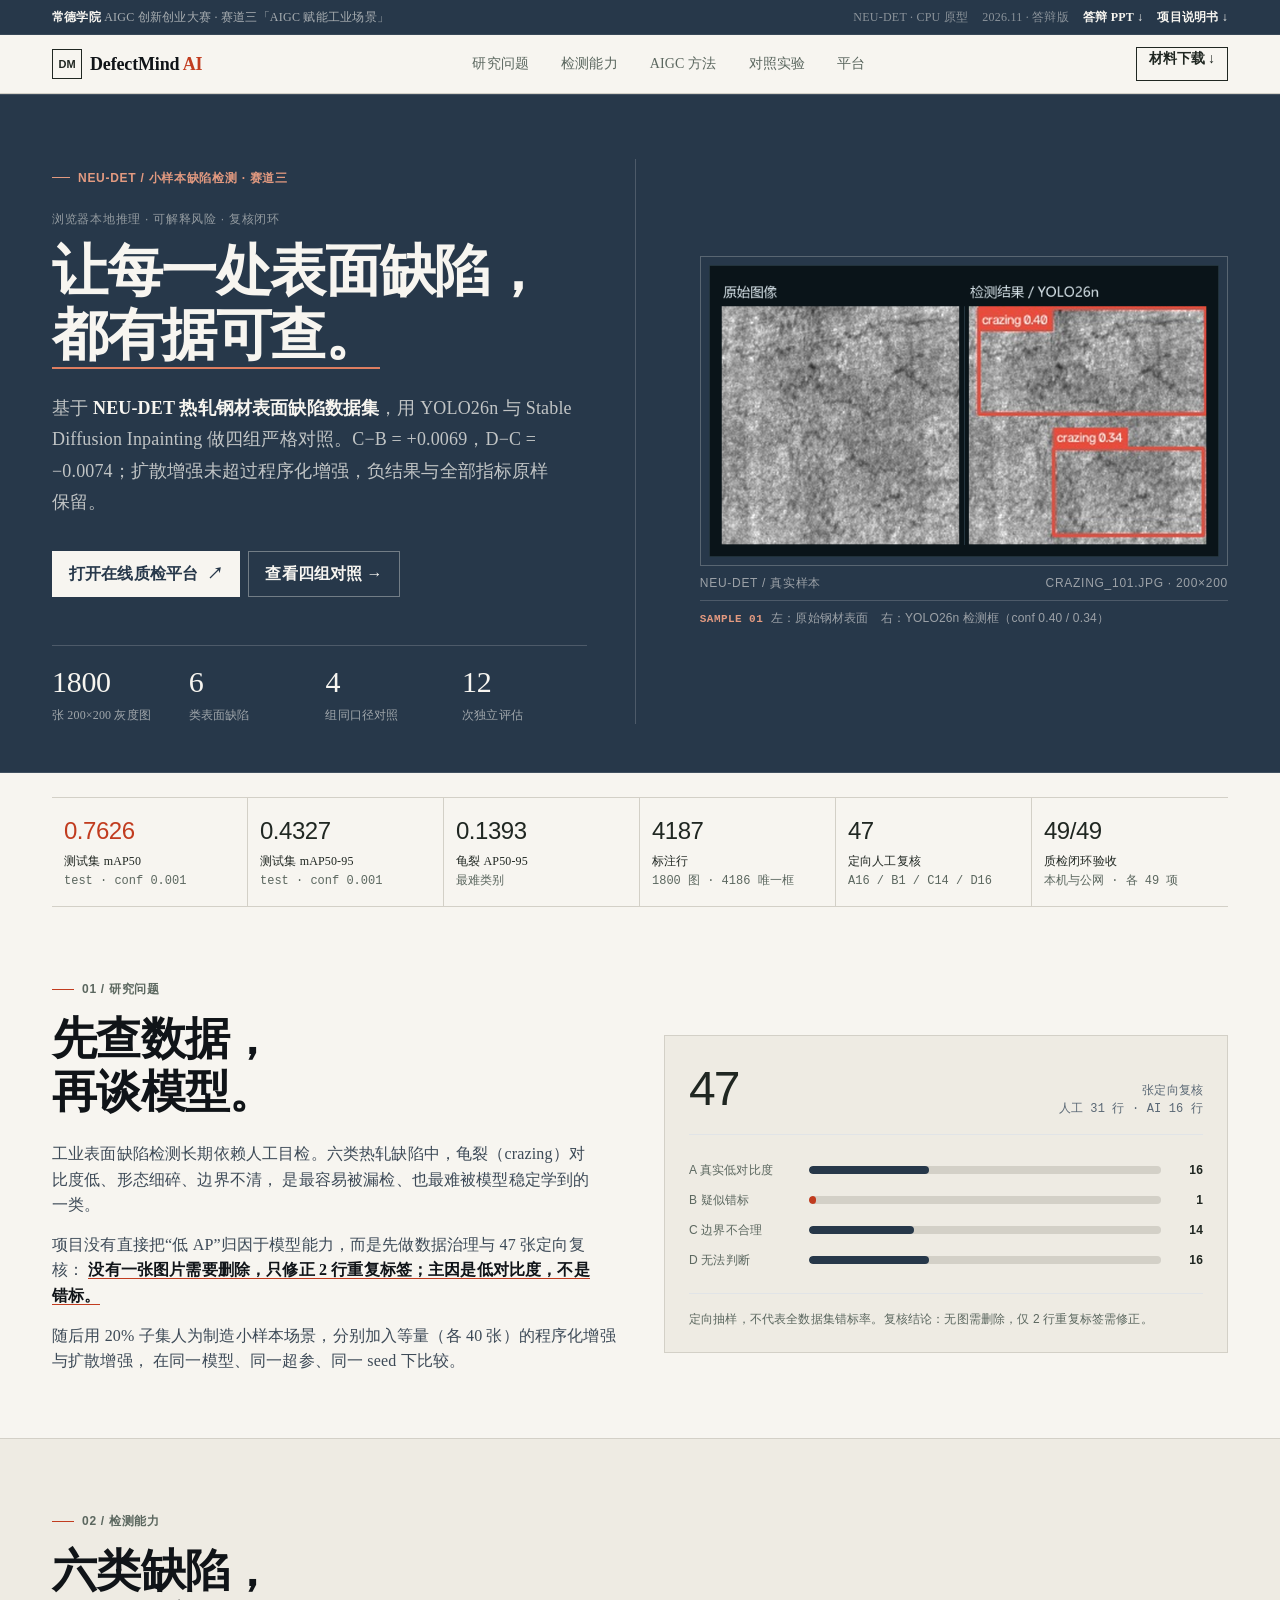
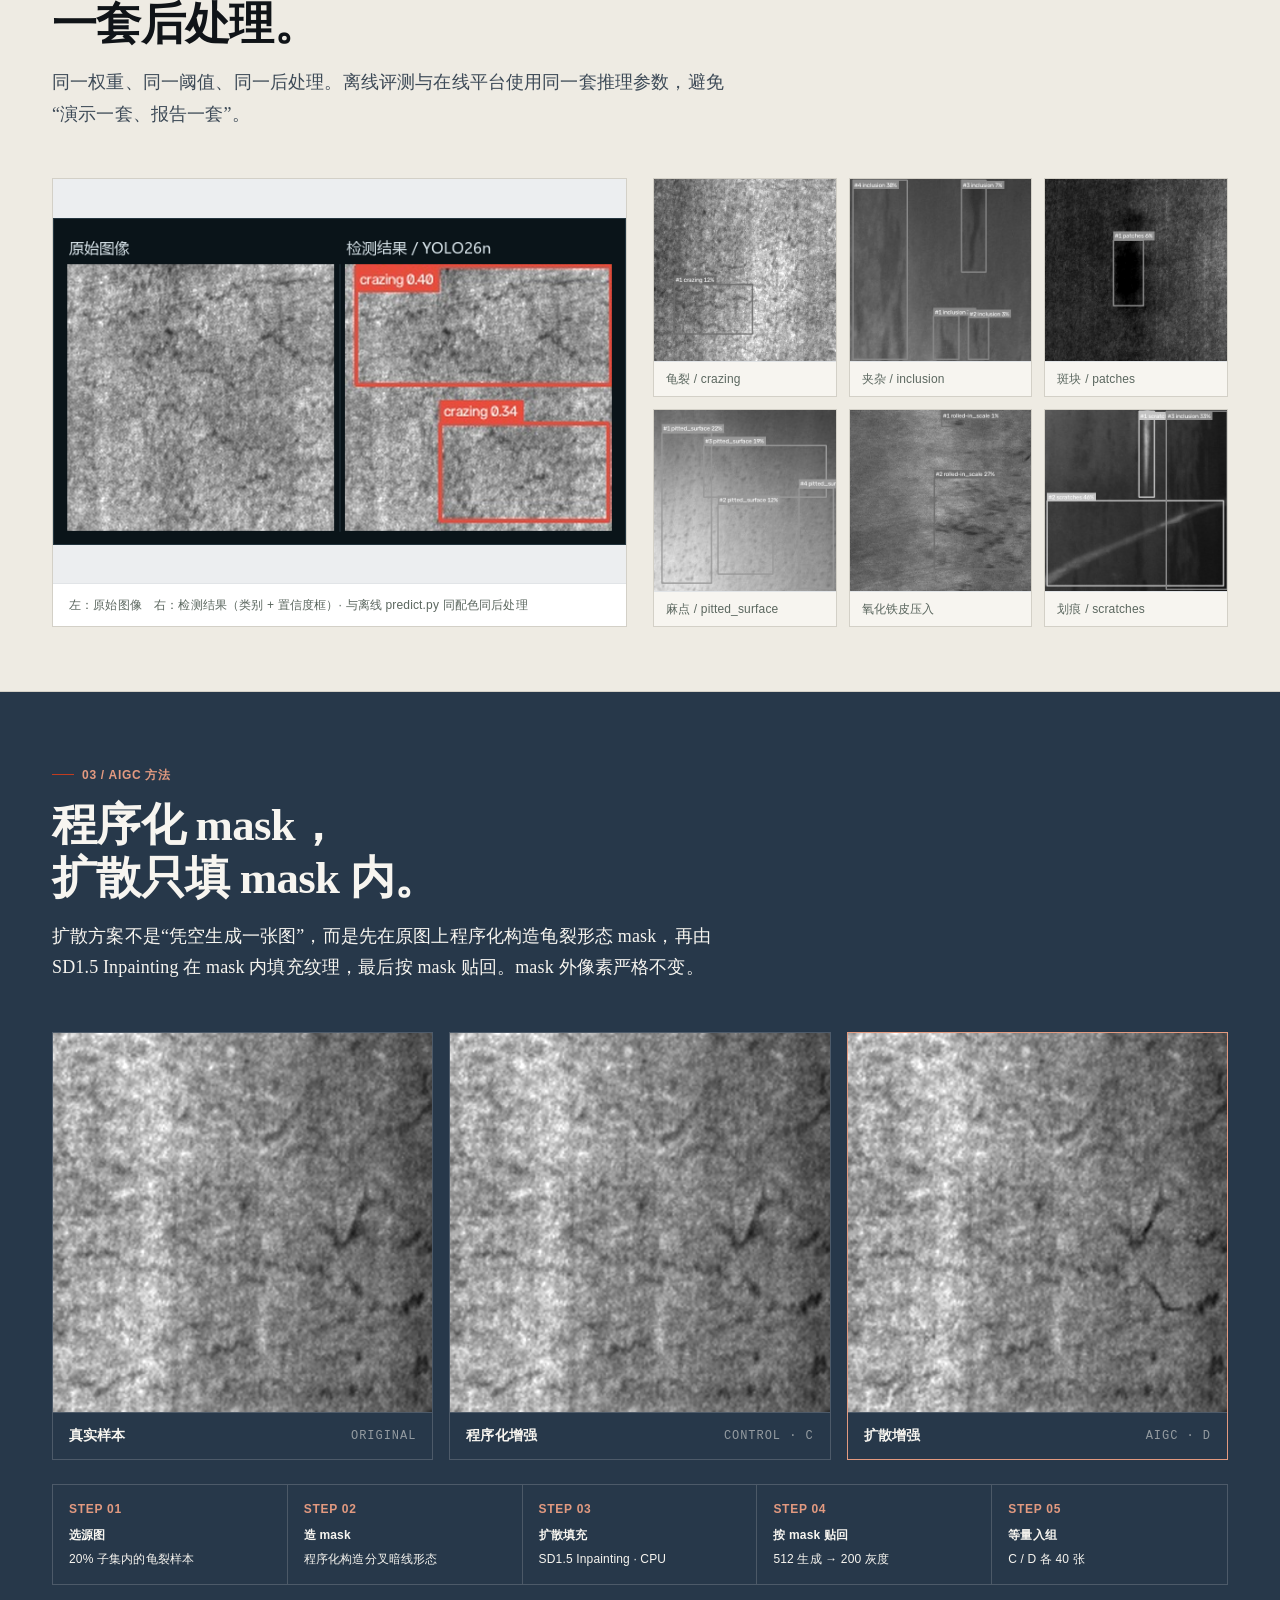
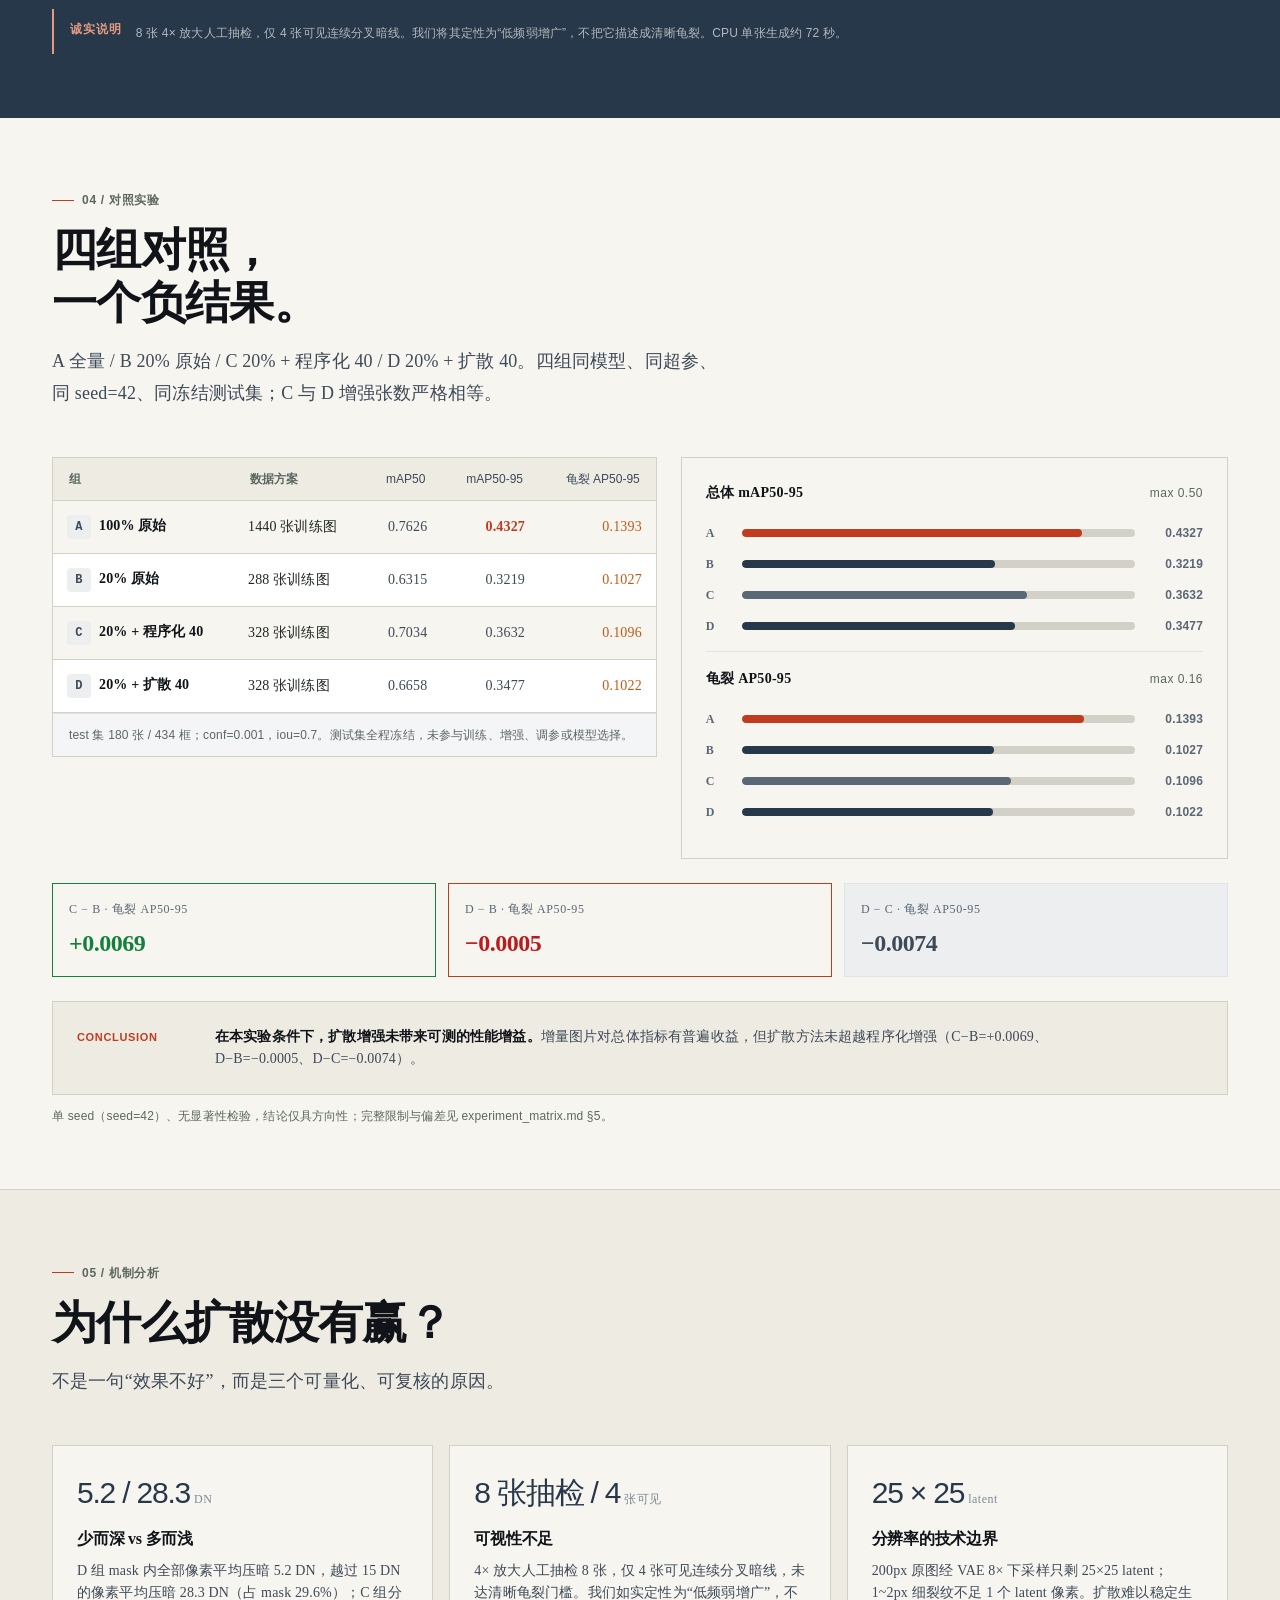
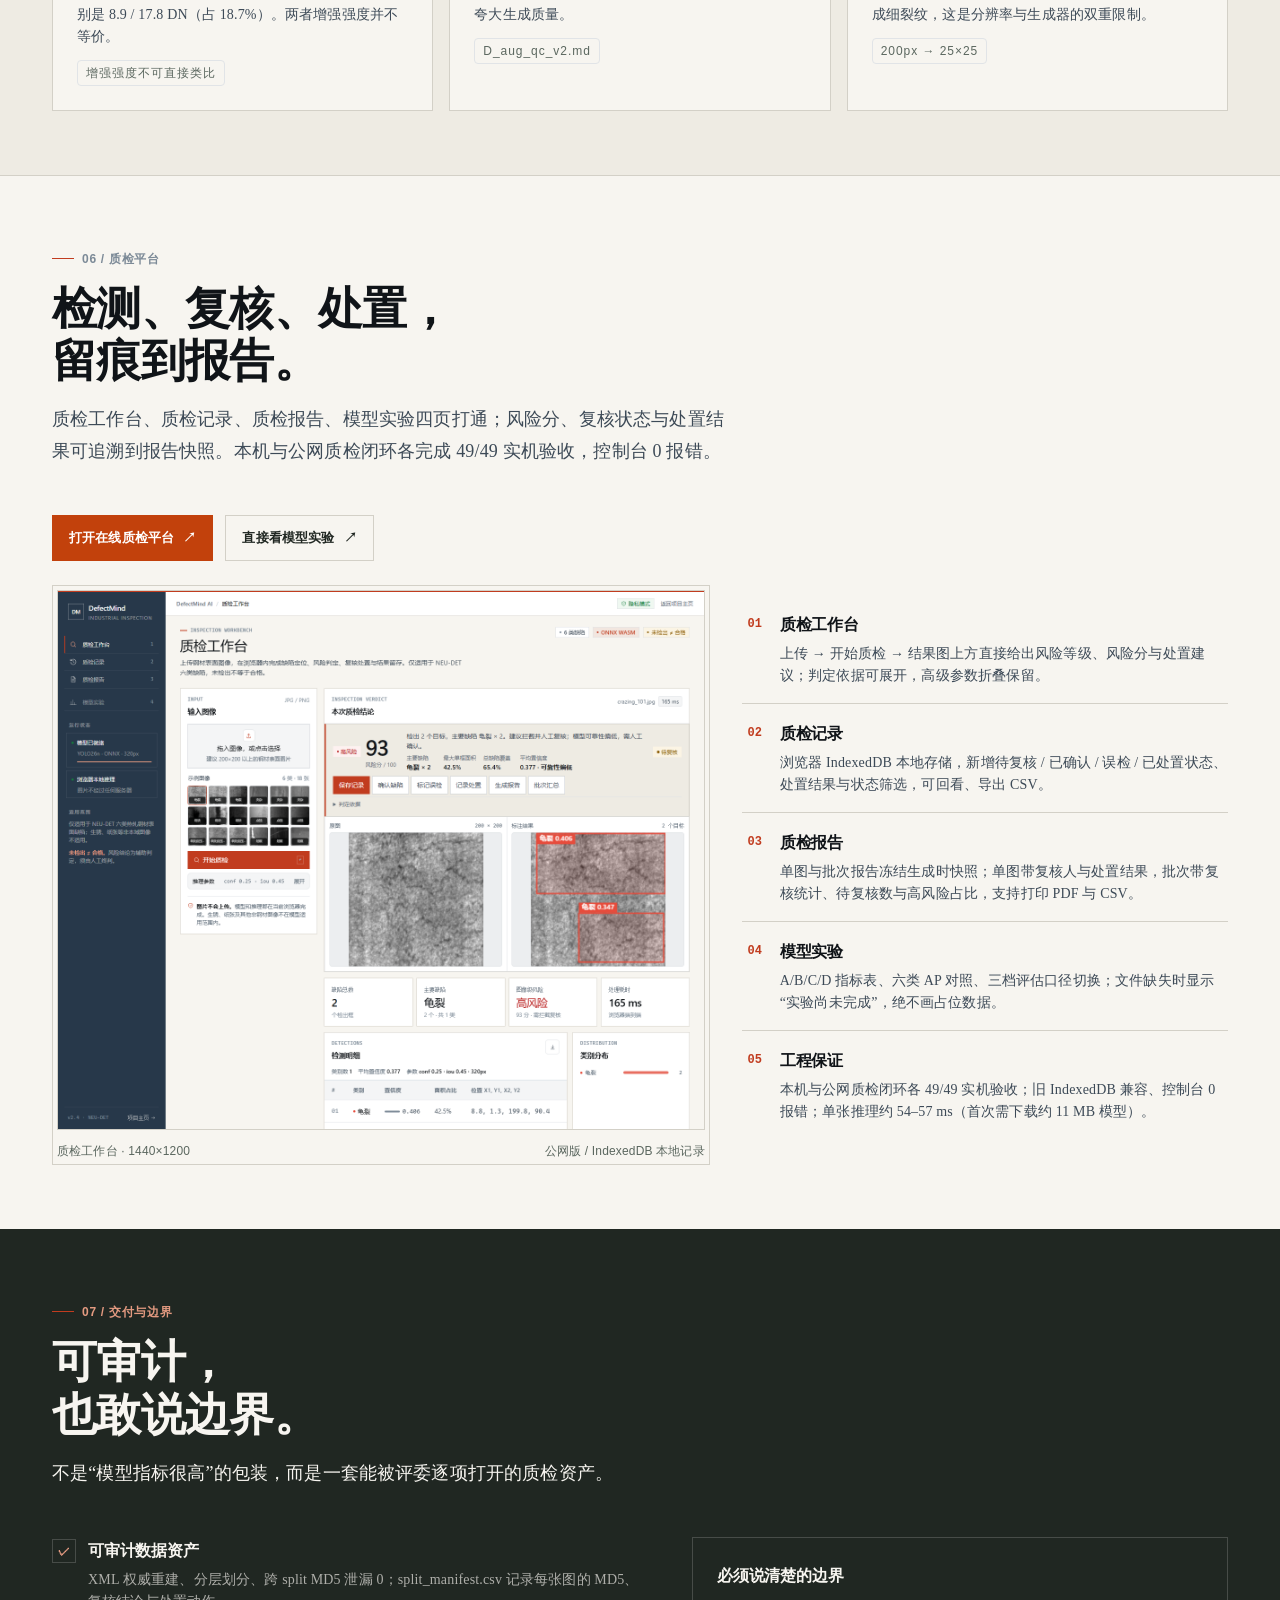
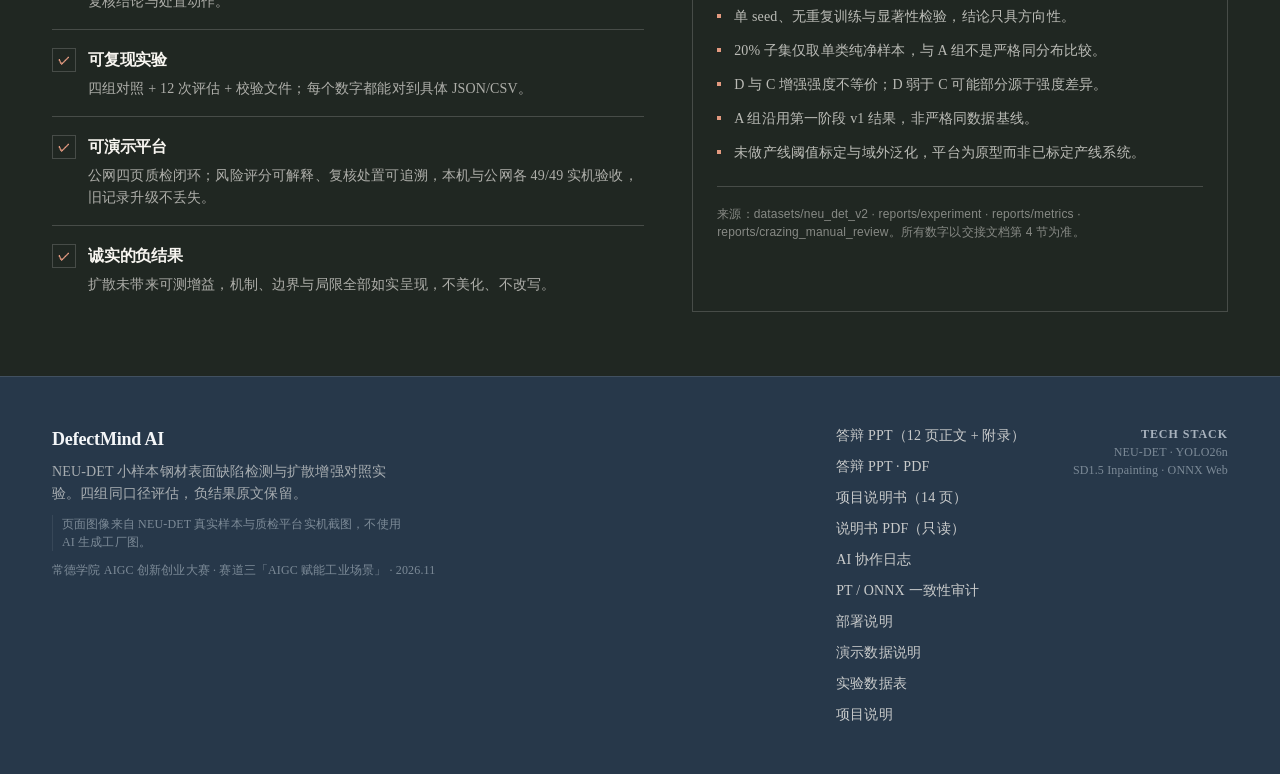
<file: index.html>
<!DOCTYPE html>
<html lang="zh-CN">
<head>
<meta charset="UTF-8">
<meta name="viewport" content="width=device-width, initial-scale=1.0">
<meta name="theme-color" content="#0A0E13">
<link rel="icon" type="image/png" href="favicon.png">
<link rel="stylesheet" href="assets/design-tokens.css">
<link rel="stylesheet" href="assets/editorial-design.css">
<meta name="description" content="DefectMind AI：NEU-DET 小样本钢材表面缺陷检测与扩散增强对照实验。四组同口径评估，在线质检平台可直接打开。">
<title>DefectMind AI · 工业表面缺陷检测平台</title>
<style>
  :root{
    --ink:#0a1217;
    --ink-2:#0e1d25;
    --ink-3:#122a35;
    --paper:#f4f1eb;
    --paper-2:#fbfaf7;
    --white:#ffffff;
    --steel:#8ea1aa;
    --steel-2:#b9c6cc;
    --line:rgba(10,18,23,.12);
    --accent:#ff8a3d;
    --accent-2:#ffb27a;
    --cyan:#5fd4e8;
    --good:#4fbf9b;
    --text:#18242b;
    --muted:#5d6b72;
    --radius:18px;
    --shadow:0 24px 70px rgba(8,17,23,.16);
    --max:1180px;
    --font:"Segoe UI","Microsoft YaHei","PingFang SC","Noto Sans SC",sans-serif;
  }
  *{box-sizing:border-box;margin:0;padding:0}
  html{scroll-behavior:smooth}
  body{
    font-family:var(--font);
    color:var(--text);
    background:var(--paper);
    line-height:1.65;
    -webkit-font-smoothing:antialiased;
    text-rendering:optimizeLegibility;
  }
  a{color:inherit;text-decoration:none}
  img{display:block;max-width:100%}
  ::selection{background:rgba(255,138,61,.26)}
  .wrap{max-width:var(--max);margin:0 auto;padding:0 28px}
  .eyebrow{
    display:inline-flex;align-items:center;gap:10px;
    font-size:12px;letter-spacing:.16em;text-transform:uppercase;
    font-weight:700;color:var(--accent);
  }
  .eyebrow::before{content:"";width:26px;height:1px;background:currentColor;opacity:.75}
  .section-label{
    font-size:12px;letter-spacing:.16em;font-weight:700;
    color:var(--muted);margin-bottom:16px;
  }
  h1,h2,h3{line-height:1.16;letter-spacing:-.02em}
  h2{font-size:clamp(30px,4vw,52px);font-weight:750}
  h3{font-size:19px;font-weight:700}
  p{color:var(--muted)}
  .num{font-variant-numeric:tabular-nums}
  .nowrap{white-space:nowrap}

  /* reading progress */
  .progress{
    position:fixed;top:0;left:0;height:2px;width:0;z-index:120;
    background:linear-gradient(90deg,var(--accent),#ffb37a);
    box-shadow:0 0 12px rgba(255,138,61,.45);pointer-events:none;
  }

  /* sticky header */
  .site-head{position:sticky;top:0;z-index:60}
  .topline{
    background:#050d11;border-bottom:1px solid rgba(255,255,255,.08);
    color:rgba(255,255,255,.5);font-size:11.5px;
  }
  .topline .wrap{display:flex;align-items:center;justify-content:space-between;gap:18px;height:34px}
  .topline-left b{color:rgba(255,255,255,.78);font-weight:650}
  .topline-short{display:none}
  .topline-right{display:flex;align-items:center;gap:14px;white-space:nowrap}
  .topline-meta{color:rgba(255,255,255,.34)}
  .topline a{color:var(--accent);font-weight:700;transition:color .2s}
  .topline a:hover{color:#ffb37a}

  /* navigation */
  .nav{
    position:relative;z-index:20;padding:16px 0;
    background:rgba(7,17,22,.96);backdrop-filter:blur(16px);
    border-bottom:1px solid rgba(255,255,255,.08);
  }
  .nav .wrap{display:flex;align-items:center;justify-content:space-between;gap:24px}
  .brand{display:flex;align-items:center;gap:12px;color:#fff;font-weight:750;letter-spacing:-.01em}
  .brand-mark{
    width:38px;height:38px;border-radius:10px;display:grid;place-items:center;
    background:linear-gradient(145deg,var(--accent),#d95f1b);
    color:#150c05;font-size:13px;font-weight:900;letter-spacing:-.04em;
    box-shadow:0 10px 26px rgba(255,138,61,.25);
  }
  .brand-name{font-size:17px}
  .brand-name span{color:var(--cyan)}
  .nav-links{display:flex;align-items:center;gap:26px;color:rgba(255,255,255,.72);font-size:14px}
  .nav-links a{position:relative;padding:6px 0;transition:color .2s}
  .nav-links a::after{
    content:"";position:absolute;left:0;right:0;bottom:0;height:1px;
    background:var(--accent);transform:scaleX(0);transform-origin:left;transition:transform .25s;
  }
  .nav-links a:hover{color:#fff}
  .nav-links a:hover::after{transform:scaleX(1)}
  .nav-links a.active{color:#fff}
  .nav-links a.active::after{transform:scaleX(1)}
  .nav-chip{
    font-size:12px;color:rgba(255,255,255,.78);
    border:1px solid rgba(255,255,255,.18);border-radius:999px;
    padding:8px 14px;white-space:nowrap;background:rgba(255,255,255,.04);
    backdrop-filter:blur(8px);
  }

  /* hero */
  .hero{
    position:relative;overflow:hidden;color:#fff;
    min-height:760px;display:flex;align-items:center;
    padding:92px 0 112px;
    background:
      radial-gradient(900px 520px at 78% 10%,rgba(95,212,232,.16),transparent 62%),
      radial-gradient(760px 520px at 8% 92%,rgba(255,138,61,.11),transparent 60%),
      linear-gradient(155deg,#071116 0%,#0b1a22 48%,#0e2732 100%);
  }
  .hero::before{
    content:"";position:absolute;inset:0;pointer-events:none;
    background-image:
      linear-gradient(rgba(255,255,255,.035) 1px,transparent 1px),
      linear-gradient(90deg,rgba(255,255,255,.035) 1px,transparent 1px);
    background-size:64px 64px;
    mask-image:linear-gradient(to bottom,rgba(0,0,0,.9),transparent 78%);
  }
  .hero::after{
    content:"";position:absolute;inset:-20% -10% auto auto;width:66%;height:120%;
    background:repeating-linear-gradient(96deg,rgba(255,255,255,.035) 0 1px,transparent 1px 9px);
    transform:rotate(6deg);opacity:.5;pointer-events:none;
  }
  .hero .wrap{position:relative;z-index:2}
  .hero-grid{display:grid;grid-template-columns:1.12fr .88fr;gap:66px;align-items:center}
  .hero h1{
    font-size:clamp(44px,6.2vw,82px);font-weight:800;letter-spacing:-.045em;
    margin:22px 0 24px;
  }
  .hero h1 em{
    display:inline-block;white-space:nowrap;
    font-style:normal;color:var(--accent);
  }
  .hero-lead{max-width:620px;font-size:17px;color:rgba(255,255,255,.72);line-height:1.8}
  .hero-lead strong{color:#fff;font-weight:600}
  .hero-actions{display:flex;flex-wrap:wrap;gap:12px;margin-top:34px}
  .btn{
    display:inline-flex;align-items:center;justify-content:center;gap:9px;
    min-height:48px;padding:0 22px;border-radius:10px;font-weight:700;font-size:14px;
    transition:transform .2s,background .2s,border-color .2s;
  }
  .btn:hover{transform:translateY(-2px)}
  .btn-primary{background:var(--accent);color:#1a0e06;box-shadow:0 14px 34px rgba(255,138,61,.22)}
  .btn-ghost{border:1px solid rgba(255,255,255,.24);color:#fff;background:rgba(255,255,255,.03)}
  .btn-ghost:hover{border-color:rgba(255,255,255,.45)}
  .hero-meta{
    display:flex;flex-wrap:wrap;gap:22px;margin-top:42px;padding-top:22px;
    border-top:1px solid rgba(255,255,255,.12);color:rgba(255,255,255,.56);font-size:12.5px;
  }
  .hero-meta b{display:block;color:#fff;font-size:18px;font-weight:750;margin-bottom:2px}

  .scan-card{
    position:relative;border-radius:22px;overflow:hidden;
    background:linear-gradient(180deg,rgba(255,255,255,.09),rgba(255,255,255,.03));
    border:1px solid rgba(255,255,255,.16);
    box-shadow:0 40px 90px rgba(0,0,0,.36);
    transform:rotate(.6deg);
  }
  .scan-top{
    display:flex;align-items:center;gap:8px;padding:13px 16px;
    border-bottom:1px solid rgba(255,255,255,.1);background:rgba(3,10,14,.28);
  }
  .dot{width:7px;height:7px;border-radius:50%;background:rgba(255,255,255,.25)}
  .dot.live{background:var(--good);box-shadow:0 0 0 4px rgba(79,191,155,.14)}
  .scan-file{margin-left:8px;font-size:11px;color:rgba(255,255,255,.62);letter-spacing:.04em}
  .scan-live{margin-left:auto;font-size:10px;color:var(--good);letter-spacing:.14em;font-weight:700}
  .scan-media{position:relative;background:#050b0e;padding:10px}
  .scan-media img{width:100%;aspect-ratio:644/368;object-fit:contain;background:#050b0e;filter:contrast(1.04)}
  .scan-line{
    position:absolute;left:10px;right:10px;top:10px;height:2px;
    background:linear-gradient(90deg,transparent,var(--cyan),transparent);
    box-shadow:0 0 18px rgba(95,212,232,.75);
    animation:scan 4.6s ease-in-out infinite;
  }
  @keyframes scan{
    0%{top:3%;opacity:0}
    12%{opacity:.9}
    50%{top:50%;opacity:.9}
    88%{opacity:.2}
    100%{top:96%;opacity:0}
  }
  .scan-tag{
    position:absolute;left:16px;bottom:16px;font-size:10px;letter-spacing:.12em;
    color:rgba(255,255,255,.7);background:rgba(5,11,14,.62);
    border:1px solid rgba(255,255,255,.14);border-radius:6px;padding:5px 8px;
  }
  .scan-box{
    position:absolute;border:1.5px solid var(--accent);border-radius:3px;
    box-shadow:0 0 0 1px rgba(0,0,0,.28);
  }
  .scan-box span{
    position:absolute;left:-1.5px;top:-23px;background:var(--accent);color:#140b04;
    font-size:10px;font-weight:800;padding:2px 7px;border-radius:2px;white-space:nowrap;
  }
  .scan-bottom{display:grid;grid-template-columns:1fr 1fr 1fr;gap:1px;background:rgba(255,255,255,.1)}
  .scan-stat{padding:14px 16px;background:rgba(7,17,22,.82)}
  .scan-stat b{display:block;font-size:17px;color:#fff;font-weight:750}
  .scan-stat small{font-size:10px;color:rgba(255,255,255,.45);letter-spacing:.08em}

  /* metric band */
  .metric-band{position:relative;z-index:5;margin-top:-54px}
  .metric-card{
    background:var(--white);border:1px solid rgba(10,18,23,.08);
    border-radius:var(--radius);box-shadow:var(--shadow);
    display:grid;grid-template-columns:repeat(6,1fr);overflow:hidden;
  }
  .metric{padding:24px 22px;border-right:1px solid rgba(10,18,23,.07);min-width:0}
  .metric:last-child{border-right:0}
  .metric b{display:block;font-size:clamp(22px,2.4vw,32px);line-height:1.08;color:var(--ink);font-weight:800;letter-spacing:-.03em}
  .metric span{display:block;font-size:11.5px;color:var(--muted);margin-top:7px;line-height:1.45}
  .metric small{display:block;font-size:9.5px;color:#98a5aa;margin-top:3px;letter-spacing:.04em}

  /* generic section */
  section{padding:104px 0}
  .section-head{max-width:760px;margin-bottom:44px}
  .section-head p{margin-top:16px;font-size:16px;max-width:680px}
  .split{display:grid;grid-template-columns:1fr 1fr;gap:56px;align-items:center}

  /* problem */
  .problem{background:var(--paper)}
  .problem-copy h2{margin-bottom:22px}
  .problem-copy p + p{margin-top:14px}
  .review-panel{
    background:var(--ink);color:#fff;border-radius:var(--radius);padding:30px 30px 26px;
    box-shadow:var(--shadow);position:relative;overflow:hidden;
  }
  .review-panel::after{
    content:"";position:absolute;right:-80px;top:-80px;width:220px;height:220px;
    background:radial-gradient(circle,rgba(95,212,232,.22),transparent 68%);
  }
  .review-top{display:flex;align-items:flex-end;justify-content:space-between;gap:20px;margin-bottom:26px}
  .review-top b{font-size:54px;line-height:1;font-weight:800;letter-spacing:-.04em}
  .review-top span{font-size:12px;color:rgba(255,255,255,.5);text-align:right;line-height:1.5}
  .review-bars{display:grid;gap:14px}
  .review-row{display:grid;grid-template-columns:86px 1fr 42px;gap:12px;align-items:center;font-size:12px}
  .review-row label{color:rgba(255,255,255,.65)}
  .review-track{height:7px;border-radius:999px;background:rgba(255,255,255,.1);overflow:hidden}
  .review-fill{height:100%;border-radius:inherit;background:var(--cyan)}
  .review-fill.b{background:var(--accent)}
  .review-fill.c{background:#b9a7ff}
  .review-fill.d{background:#7d8c94}
  .review-row b{text-align:right;font-size:12px;color:#fff}
  .review-note{margin-top:22px;padding-top:16px;border-top:1px solid rgba(255,255,255,.12);font-size:11px;color:rgba(255,255,255,.42);line-height:1.6}

  /* detection */
  .detect{background:var(--paper-2);border-top:1px solid rgba(10,18,23,.06);border-bottom:1px solid rgba(10,18,23,.06)}
  .detect-grid{display:grid;grid-template-columns:1fr 1fr;gap:28px;align-items:stretch}
  .demo-panel{
    background:#0a1419;border-radius:var(--radius);overflow:hidden;
    border:1px solid rgba(10,18,23,.1);box-shadow:var(--shadow);
    display:flex;flex-direction:column;
  }
  .demo-panel img{width:100%;flex:1;min-height:0;object-fit:contain;background:#0a1419}
  .demo-cap{padding:16px 20px;color:rgba(255,255,255,.6);font-size:12px;background:#0a1419;border-top:1px solid rgba(255,255,255,.08)}
  .class-grid{display:grid;grid-template-columns:repeat(3,1fr);gap:12px}
  .class-card{
    background:var(--white);border:1px solid rgba(10,18,23,.08);border-radius:12px;
    overflow:hidden;transition:transform .25s,box-shadow .25s;
  }
  .class-card:hover{transform:translateY(-4px);box-shadow:0 18px 34px rgba(8,17,23,.12)}
  .class-card img{width:100%;aspect-ratio:1;object-fit:cover;filter:contrast(1.04)}
  .class-card div{padding:9px 12px;font-size:12px;font-weight:650;color:var(--ink)}

  /* AIGC */
  .aigc{background:var(--ink);color:#fff;position:relative;overflow:hidden}
  .aigc::before{
    content:"";position:absolute;inset:0;pointer-events:none;
    background:radial-gradient(700px 400px at 88% 12%,rgba(185,167,255,.12),transparent 62%);
  }
  .aigc .section-head p{color:rgba(255,255,255,.58)}
  .aigc .section-label{color:rgba(255,255,255,.42)}
  .compare-grid{display:grid;grid-template-columns:repeat(3,1fr);gap:18px;position:relative;z-index:1}
  .compare-card{background:rgba(255,255,255,.05);border:1px solid rgba(255,255,255,.12);border-radius:14px;overflow:hidden}
  .compare-card img{width:100%;aspect-ratio:1.15;object-fit:cover}
  .compare-card .cap{padding:14px 16px;display:flex;align-items:center;justify-content:space-between;gap:10px;border-top:1px solid rgba(255,255,255,.08)}
  .compare-card .cap b{font-size:13px;font-weight:650}
  .compare-card .cap span{font-size:10px;letter-spacing:.08em;color:rgba(255,255,255,.4)}
  .compare-card.is-d{border-color:rgba(255,138,61,.45);box-shadow:0 0 0 1px rgba(255,138,61,.12)}
  .pipeline{
    margin-top:26px;display:grid;grid-template-columns:repeat(5,1fr);gap:1px;
    background:rgba(255,255,255,.12);border:1px solid rgba(255,255,255,.12);border-radius:12px;overflow:hidden;
  }
  .pipe-step{background:rgba(7,17,22,.84);padding:16px 15px;min-height:96px}
  .pipe-step small{display:block;font-size:9.5px;letter-spacing:.12em;color:var(--accent);margin-bottom:7px}
  .pipe-step b{display:block;font-size:13px;font-weight:650;margin-bottom:4px}
  .pipe-step span{font-size:11px;color:rgba(255,255,255,.45);line-height:1.5}
  .aigc-note{
    margin-top:22px;display:flex;gap:14px;align-items:flex-start;
    border-top:1px solid rgba(255,255,255,.12);padding-top:20px;
  }
  .aigc-note b{color:var(--accent);white-space:nowrap;font-size:12px;letter-spacing:.08em}
  .aigc-note p{font-size:13px;color:rgba(255,255,255,.58);line-height:1.7}

  /* results */
  .results{background:var(--paper)}
  .result-layout{display:grid;grid-template-columns:1.05fr .95fr;gap:30px;align-items:start}
  .table-wrap{background:var(--white);border:1px solid rgba(10,18,23,.08);border-radius:var(--radius);overflow:hidden;box-shadow:0 14px 40px rgba(8,17,23,.07)}
  table{width:100%;border-collapse:collapse;font-size:13px}
  thead th{
    background:var(--ink);color:rgba(255,255,255,.76);font-size:10.5px;letter-spacing:.08em;
    text-transform:uppercase;font-weight:650;text-align:left;padding:13px 14px;white-space:nowrap;
  }
  tbody td{padding:14px;border-top:1px solid rgba(10,18,23,.07);vertical-align:middle}
  tbody tr:nth-child(even){background:#faf8f4}
  td.arm{font-weight:800;color:var(--ink)}
  td.arm span{display:inline-grid;place-items:center;width:26px;height:26px;border-radius:7px;background:#e9e4dc;font-size:12px;margin-right:8px}
  td.num{font-variant-numeric:tabular-nums;font-weight:600;color:var(--ink)}
  td.num.hi{color:#c25a17}
  .table-note{font-size:11px;color:#8b979d;padding:12px 14px;border-top:1px solid rgba(10,18,23,.07);line-height:1.6}
  .chart-panel{background:var(--white);border:1px solid rgba(10,18,23,.08);border-radius:var(--radius);padding:24px;box-shadow:0 14px 40px rgba(8,17,23,.07)}
  .chart-title{display:flex;justify-content:space-between;align-items:baseline;gap:12px;margin-bottom:20px}
  .chart-title h3{font-size:15px}
  .chart-title span{font-size:10.5px;color:#96a2a8;letter-spacing:.04em}
  .bar-row{display:grid;grid-template-columns:24px 1fr 54px;gap:12px;align-items:center;margin-bottom:14px}
  .bar-row>span{font-size:11px;color:var(--muted);font-weight:650}
  .bar-track{height:12px;border-radius:999px;background:#ede9e2;overflow:hidden}
  .bar-fill{
    height:100%;border-radius:inherit;background:linear-gradient(90deg,#23576b,#2f7d95);
    width:0;transition:width .9s cubic-bezier(.2,.8,.2,1);
  }
  .bar-fill.a{background:linear-gradient(90deg,#1f4b5d,#2d7187)}
  .bar-fill.c{background:linear-gradient(90deg,#d96b25,#ff9a52)}
  .bar-fill.d{background:linear-gradient(90deg,#6d5aa8,#a18bd8)}
  .bar-val{font-size:11px;font-weight:700;color:var(--ink);font-variant-numeric:tabular-nums;text-align:right}
  .chart-divider{border:0;border-top:1px solid rgba(10,18,23,.08);margin:22px 0}
  .delta-grid{display:grid;grid-template-columns:repeat(3,1fr);gap:10px;margin-top:26px}
  .delta{background:var(--white);border:1px solid rgba(10,18,23,.08);border-radius:12px;padding:14px 15px}
  .delta small{display:block;font-size:10px;color:#8d999f;letter-spacing:.05em;margin-bottom:4px}
  .delta b{font-size:18px;font-weight:800;font-variant-numeric:tabular-nums;letter-spacing:-.02em}
  .delta.up b{color:#1f7a5c}
  .delta.down b{color:#b14a23}
  .delta.flat b{color:#6b767c}
  .conclusion{
    margin-top:28px;background:var(--ink);color:#fff;border-radius:var(--radius);
    padding:26px 28px;display:grid;grid-template-columns:auto 1fr;gap:20px;align-items:start;
    border-left:4px solid var(--accent);
  }
  .conclusion .mark{font-size:11px;letter-spacing:.14em;color:var(--accent);font-weight:800;white-space:nowrap;padding-top:3px}
  .conclusion p{color:rgba(255,255,255,.78);font-size:15px;line-height:1.75}
  .conclusion strong{color:#fff}
  .footnote{margin-top:14px;font-size:11px;color:#8a959b}

  /* mechanism */
  .mechanism{background:var(--paper-2);border-top:1px solid rgba(10,18,23,.06)}
  .reason-grid{display:grid;grid-template-columns:repeat(3,1fr);gap:18px}
  .reason{
    background:var(--white);border:1px solid rgba(10,18,23,.08);border-radius:var(--radius);
    padding:26px 24px;position:relative;overflow:hidden;
  }
  .reason::before{content:"";position:absolute;left:0;top:0;width:100%;height:3px;background:linear-gradient(90deg,var(--accent),transparent)}
  .reason .big{font-size:38px;font-weight:800;letter-spacing:-.04em;color:var(--ink);line-height:1;margin-bottom:8px}
  .reason .big small{font-size:13px;font-weight:600;color:var(--muted);letter-spacing:0;margin-left:4px}
  .reason h3{margin:12px 0 8px}
  .reason p{font-size:13px;line-height:1.7}
  .reason .tag{display:inline-block;margin-top:14px;font-size:10px;letter-spacing:.08em;color:#8d999f;border:1px solid rgba(10,18,23,.1);border-radius:999px;padding:4px 9px}

  /* platform */
  .platform{background:var(--paper)}
  .platform-cta{display:flex;align-items:center;gap:16px;flex-wrap:wrap;margin:2px 0 22px}
  .platform-cta .btn{font-size:13px}
  .platform-cta .btn-ghost{border-color:rgba(10,18,23,.16);color:var(--ink);background:rgba(10,18,23,.03)}
  .platform-cta .btn-ghost:hover{border-color:rgba(10,18,23,.34);background:rgba(10,18,23,.06)}
  .cta-note{font-size:11.5px;color:var(--muted);line-height:1.6;max-width:560px}
  .cta-note b{color:var(--ink);font-weight:650}
  .platform-grid{display:grid;grid-template-columns:1.15fr .85fr;gap:26px;align-items:stretch}
  .browser{
    background:#101b21;border-radius:16px;overflow:hidden;border:1px solid rgba(10,18,23,.12);
    box-shadow:var(--shadow);display:flex;flex-direction:column;position:relative;
  }
  .browser::after{
    content:"";position:absolute;left:0;right:0;bottom:0;height:110px;pointer-events:none;
    background:linear-gradient(to bottom,rgba(16,27,33,0),#101b21 92%);
  }
  .browser-bar{display:flex;align-items:center;gap:7px;padding:11px 14px;background:#0a1217;border-bottom:1px solid rgba(255,255,255,.08)}
  .browser-bar i{width:7px;height:7px;border-radius:50%;background:rgba(255,255,255,.2)}
  .browser-bar span{margin-left:8px;font-size:10px;color:rgba(255,255,255,.42);letter-spacing:.04em}
  .browser img{width:100%;flex:1;object-fit:cover;object-position:top left}
  .platform-copy{display:flex;flex-direction:column;justify-content:center;gap:18px}
  .feature{display:grid;grid-template-columns:34px 1fr;gap:14px;padding:16px 0;border-top:1px solid var(--line)}
  .feature:first-child{border-top:0;padding-top:0}
  .feature .idx{width:34px;height:34px;border-radius:9px;background:#eae4db;display:grid;place-items:center;font-size:11px;font-weight:800;color:#6b777d}
  .feature h3{font-size:15px;margin-bottom:4px}
  .feature p{font-size:12.5px;line-height:1.6}

  /* delivery */
  .delivery{background:var(--ink);color:#fff;position:relative;overflow:hidden}
  .delivery::before{
    content:"";position:absolute;inset:0;
    background:radial-gradient(700px 420px at 12% 8%,rgba(255,138,61,.12),transparent 64%);
    pointer-events:none;
  }
  .delivery .section-label{color:rgba(255,255,255,.42)}
  .delivery .section-head p{color:rgba(255,255,255,.58)}
  .delivery-grid{display:grid;grid-template-columns:1.05fr .95fr;gap:44px;position:relative;z-index:1}
  .deliver-list{display:grid;gap:0}
  .deliver-item{display:grid;grid-template-columns:28px 1fr;gap:14px;padding:18px 0;border-top:1px solid rgba(255,255,255,.12)}
  .deliver-item:first-child{border-top:0;padding-top:0}
  .deliver-item .check{width:22px;height:22px;border-radius:50%;background:rgba(79,191,155,.16);color:var(--good);display:grid;place-items:center;font-size:11px;font-weight:900;margin-top:2px}
  .deliver-item h3{font-size:15px;margin-bottom:4px}
  .deliver-item p{font-size:12.5px;color:rgba(255,255,255,.5);line-height:1.65}
  .limit-panel{background:rgba(255,255,255,.05);border:1px solid rgba(255,255,255,.13);border-radius:var(--radius);padding:28px}
  .limit-panel h3{font-size:16px;margin-bottom:16px}
  .limit-panel li{list-style:none;position:relative;padding-left:17px;margin-bottom:12px;font-size:12.5px;color:rgba(255,255,255,.58);line-height:1.65}
  .limit-panel li::before{content:"";position:absolute;left:0;top:8px;width:6px;height:6px;border-radius:50%;background:var(--accent);opacity:.8}
  .limit-panel .bottom{margin-top:22px;padding-top:18px;border-top:1px solid rgba(255,255,255,.12);font-size:11px;color:rgba(255,255,255,.38);line-height:1.65}

  footer{background:#071015;color:rgba(255,255,255,.38);padding:44px 0 38px;font-size:11.5px}
  .foot-wrap{display:grid;grid-template-columns:1.4fr auto auto;gap:40px;align-items:start}
  footer b{color:rgba(255,255,255,.78);font-size:13px;letter-spacing:-.01em}
  .foot-brand p{margin-top:8px;font-size:11.5px;color:rgba(255,255,255,.4);line-height:1.7;max-width:360px}
  .foot-brand span{display:block;margin-top:10px;color:rgba(255,255,255,.3)}
  .foot-links{display:grid;gap:9px;justify-items:start}
  .foot-links a{color:rgba(255,255,255,.6);transition:color .2s}
  .foot-links a:hover{color:var(--accent)}
  .foot-stack{font-size:11px;color:rgba(255,255,255,.3);text-align:right;line-height:1.9;white-space:nowrap}
  .foot-stack b{display:block;color:rgba(255,255,255,.55);font-weight:600;font-size:11px}
  section[id]{scroll-margin-top:104px}
  footer{scroll-margin-top:104px}

  /* back to top */
  .to-top{
    position:fixed;right:24px;bottom:24px;z-index:90;
    width:42px;height:42px;border-radius:50%;
    border:1px solid rgba(255,255,255,.18);background:rgba(11,23,29,.88);
    color:#fff;display:grid;place-items:center;font-size:16px;
    opacity:0;transform:translateY(10px);pointer-events:none;
    transition:opacity .25s,transform .25s,border-color .25s;
    backdrop-filter:blur(8px);box-shadow:0 12px 30px rgba(0,0,0,.3);
  }
  .to-top.show{opacity:1;transform:none;pointer-events:auto}
  .to-top:hover{border-color:var(--accent);color:var(--accent)}

  html.js [data-reveal]{opacity:0;transform:translateY(18px);transition:opacity .7s ease,transform .7s ease}
  html.js [data-reveal].in{opacity:1;transform:none}
  @media (prefers-reduced-motion:reduce){
    html.js [data-reveal]{opacity:1;transform:none;transition:none}
    .scan-line{animation:none}
  }

  @media (max-width:1040px){
    .hero-grid{grid-template-columns:1fr;gap:46px}
    .scan-card{max-width:560px}
    .metric-card{grid-template-columns:repeat(3,1fr)}
    .metric:nth-child(3n){border-right:0}
    .metric:nth-child(-n+3){border-bottom:1px solid rgba(10,18,23,.07)}
    .split,.detect-grid,.result-layout,.platform-grid,.delivery-grid{grid-template-columns:1fr}
    .class-grid{grid-template-columns:repeat(3,1fr)}
    .pipeline{grid-template-columns:repeat(3,1fr)}
    .reason-grid{grid-template-columns:1fr}
  }
  @media (max-width:760px){
    .wrap{padding:0 20px}
    .topline .wrap{height:30px;justify-content:space-between;gap:10px}
    .topline-full{display:none}
    .topline-short{display:inline}
    .topline-meta{display:none}
    .topline-right{gap:14px}
    .nav{padding:13px 0}
    .nav-links{display:none}
    .nav-chip{font-size:10px;padding:7px 10px}
    .hero{min-height:auto;padding:56px 0 84px}
    .hero h1{font-size:clamp(38px,11vw,58px)}
    .hero-lead{font-size:15px}
    .hero-meta{display:grid;grid-template-columns:1fr 1fr;gap:14px}
    section{padding:72px 0}
    .metric-band{margin-top:-34px}
    .metric{padding:18px 16px}
    .metric b{font-size:23px}
    .compare-grid{grid-template-columns:1fr}
    .compare-card img{aspect-ratio:1.45}
    .pipeline{grid-template-columns:1fr 1fr}
    .pipe-step:last-child{grid-column:1/-1}
    .class-grid{grid-template-columns:1fr 1fr}
    .delta-grid{grid-template-columns:1fr 1fr}
    .conclusion{grid-template-columns:1fr;gap:10px}
    .review-top b{font-size:46px}
    table,thead,tbody,tr,td{display:block}
    thead{display:none}
    tbody tr{background:var(--white);border:1px solid rgba(10,18,23,.08);border-radius:12px;margin-bottom:10px;padding:8px 12px}
    tbody tr:nth-child(even){background:var(--white)}
    tbody td{border:0;padding:7px 0;display:flex;justify-content:space-between;gap:16px;font-size:12.5px}
    tbody td::before{content:attr(data-label);color:#8a969c;font-size:10.5px;letter-spacing:.05em}
    td.arm span{margin-right:6px}
    .table-wrap{background:transparent;border:0;box-shadow:none;overflow:visible}
    .table-note{background:var(--white);border:1px solid rgba(10,18,23,.08);border-radius:12px;margin-top:4px}
    .foot-wrap{grid-template-columns:1fr;gap:24px}
    .foot-stack{text-align:left;white-space:normal}
    section[id]{scroll-margin-top:88px}
  }
  @media (max-width:480px){
    .metric-card{grid-template-columns:1fr 1fr}
    .metric:nth-child(3n){border-right:1px solid rgba(10,18,23,.07)}
    .metric:nth-child(2n){border-right:0}
    .metric:nth-child(-n+4){border-bottom:1px solid rgba(10,18,23,.07)}
    .class-grid{grid-template-columns:1fr 1fr}
    .delta-grid{grid-template-columns:1fr}
    .hero-meta b{font-size:16px}
  }
</style>
<style id="archive-theme">
  /* v3 工业质检档案：纸张、钢灰、安全橙，去发光卡片与伪造浏览器 */
  :root{
    --ink:#181a17;
    --ink-2:#242722;
    --ink-3:#2e322c;
    --paper:#f0ece3;
    --paper-2:#f7f3ea;
    --white:#fffdf7;
    --steel:#747b75;
    --steel-2:#a7aaa2;
    --line:#d2c9ba;
    --line-strong:#b6ab99;
    --line-dark:rgba(240,236,227,.18);
    --accent:#c95622;
    --accent-2:#9f3f18;
    --cyan:#7d8a83;
    --good:#3d6954;
    --text:#1d201c;
    --muted:#62665e;
    --radius:3px;
    --shadow:none;
    --max:1220px;
    --font:"Segoe UI","Microsoft YaHei","PingFang SC","Noto Sans SC",sans-serif;
    --serif:"Source Han Serif SC","Noto Serif SC","Songti SC","SimSun",serif;
    --mono:"Cascadia Mono","Consolas","SFMono-Regular",monospace;
  }
  ::selection{background:rgba(201,86,34,.22)}
  body{
    background:var(--paper);
    color:var(--text);
    background-image:radial-gradient(rgba(24,26,23,.035) .55px,transparent .55px);
    background-size:5px 5px;
  }
  .wrap{max-width:var(--max);padding:0 32px}
  h1,h2,h3{letter-spacing:-.025em}
  h2{
    font-family:var(--serif);
    font-size:clamp(32px,4vw,49px);
    font-weight:700;
    line-height:1.12;
  }
  h3{font-size:18px}
  p{color:var(--muted)}
  .section-label{
    display:flex;align-items:center;gap:10px;
    font-family:var(--mono);font-size:10.5px;letter-spacing:.16em;
    color:var(--accent);margin-bottom:14px;
  }
  .section-label::before{content:"";width:22px;height:1px;background:currentColor}
  .num{font-variant-numeric:tabular-nums}

  .progress{height:1px;background:var(--accent);box-shadow:none}
  .site-head{
    background:rgba(240,236,227,.95);
    border-bottom:1px solid var(--line);
    backdrop-filter:blur(10px);
  }
  .topline{
    background:var(--paper-2);border-bottom:1px solid var(--line);
    color:var(--muted);font-family:var(--mono);font-size:10px;letter-spacing:.04em;
  }
  .topline .wrap{height:32px}
  .topline-left b{color:var(--ink);font-weight:600}
  .topline-meta{color:#8c887e}
  .topline a{color:var(--accent);font-weight:600}
  .topline a:hover{color:var(--accent-2)}
  .nav{
    background:transparent;border-bottom:0;padding:14px 0;
    backdrop-filter:none;
  }
  .brand{color:var(--ink);gap:11px}
  .brand-mark{
    width:34px;height:34px;border-radius:0;
    background:var(--ink);color:var(--paper);
    box-shadow:none;font-family:var(--mono);font-size:11px;letter-spacing:-.05em;
  }
  .brand-name{font-size:17px;font-weight:700}
  .brand-name span{color:var(--accent)}
  .nav-links{color:var(--muted);font-size:13px;gap:24px}
  .nav-links a{padding:5px 0}
  .nav-links a::after{bottom:-2px;height:2px;background:var(--accent)}
  .nav-links a:hover,.nav-links a.active{color:var(--ink)}
  .nav-chip{
    border:1px solid var(--ink);border-radius:0;
    background:transparent;color:var(--ink);
    padding:7px 13px;font-family:var(--mono);font-size:10px;
    backdrop-filter:none;
  }
  .nav-chip:hover{border-color:var(--accent);color:var(--accent)}

  .hero{
    min-height:0;padding:78px 0 54px;
    color:var(--ink);background:transparent;
  }
  .hero::before{
    content:"";position:absolute;inset:0;pointer-events:none;
    background:url("showcase_assets/class_crazing.png") right 5% center/48% auto no-repeat;
    opacity:.11;mix-blend-mode:multiply;
    mask-image:linear-gradient(90deg,transparent 0%,#000 44%,#000 100%);
  }
  .hero::after{display:none}
  .hero-grid{grid-template-columns:1.08fr .92fr;gap:62px}
  .eyebrow{
    color:var(--accent);font-family:var(--mono);font-size:10.5px;
    letter-spacing:.13em;font-weight:600;
  }
  .eyebrow::before{width:28px;opacity:1;background:var(--accent)}
  .hero h1{
    font-family:var(--serif);
    font-size:clamp(50px,6vw,86px);
    font-weight:700;line-height:1.03;letter-spacing:-.045em;
    color:var(--ink);margin:22px 0 26px;
  }
  .hero h1 .hero-pre{
    display:block;margin-bottom:17px;
    font-family:var(--mono);font-size:10.5px;font-weight:600;
    letter-spacing:.15em;color:var(--muted);
  }
  .hero h1 em{font-style:normal;color:var(--accent)}
  .hero-lead{
    max-width:610px;font-size:16.5px;line-height:1.85;color:#5e625a;
  }
  .hero-lead strong{color:var(--ink);font-weight:600}
  .hero-actions{margin-top:30px}
  .btn{
    min-height:46px;padding:0 20px;border-radius:2px;
    font-size:13px;font-weight:600;
  }
  .btn:hover{transform:none}
  .btn-primary{background:var(--accent);color:#fff;box-shadow:none}
  .btn-primary:hover{background:var(--accent-2)}
  .btn-ghost{
    border:1px solid var(--ink);color:var(--ink);background:transparent;
  }
  .btn-ghost:hover{border-color:var(--accent);color:var(--accent)}
  .hero-meta{
    gap:28px;margin-top:38px;padding-top:18px;
    border-top:1px solid var(--line);
    color:var(--muted);font-family:var(--mono);font-size:10px;
  }
  .hero-meta b{
    display:block;color:var(--ink);font-family:var(--serif);
    font-size:22px;font-weight:700;margin-bottom:2px;
  }
  .hero-plate{margin:0;position:relative}
  .hero-plate-frame{
    background:#171a17;border:1px solid #171a17;padding:12px;
  }
  .hero-plate-frame img{
    width:100%;aspect-ratio:644/368;object-fit:cover;
    filter:saturate(.92) contrast(1.04);
  }
  .hero-plate-cap{
    display:flex;justify-content:space-between;gap:16px;
    padding:11px 2px 0;font-family:var(--mono);
    font-size:9px;letter-spacing:.05em;color:var(--muted);
    text-transform:uppercase;
  }
  .hero-plate-note{
    display:flex;gap:10px;align-items:baseline;
    margin-top:13px;padding-top:11px;border-top:1px solid var(--line);
    color:var(--muted);font-size:11.5px;
  }
  .hero-plate-note b{
    color:var(--accent);font-family:var(--mono);
    font-size:9px;font-weight:600;letter-spacing:.1em;white-space:nowrap;
  }

  .metric-band{
    margin-top:0;background:var(--paper-2);
    border-top:1px solid var(--line);border-bottom:1px solid var(--line);
  }
  .metric-card{
    background:transparent;border:0;border-radius:0;box-shadow:none;
    overflow:visible;
  }
  .metric{padding:18px 20px;border-right:1px solid var(--line)}
  .metric:last-child{border-right:0}
  .metric b{
    display:block;font-family:var(--serif);
    font-size:30px;font-weight:700;color:var(--ink);
    line-height:1.1;letter-spacing:-.03em;
  }
  .metric span{display:block;margin-top:2px;font-size:11.5px;color:var(--ink)}
  .metric small{
    display:block;margin-top:3px;font-family:var(--mono);
    font-size:9px;letter-spacing:.02em;color:var(--muted);
  }

  .problem,.detect,.results,.mechanism,.platform,.delivery{padding:84px 0}
  .problem{background:var(--paper)}
  .detect{background:var(--paper-2);border-top:1px solid var(--line);border-bottom:1px solid var(--line)}
  .aigc{background:#171a17;color:var(--paper);padding:84px 0}
  .aigc::before{display:none}
  .results{background:var(--paper)}
  .mechanism{background:var(--paper-2);border-top:1px solid var(--line)}
  .platform{background:var(--paper)}
  .delivery{background:#171a17;color:var(--paper)}
  .delivery::before{display:none}
  .section-head{max-width:760px;margin-bottom:38px}
  .section-head p{max-width:720px;font-size:14.5px;line-height:1.85}
  .split{gap:54px}
  .problem-copy p{font-size:14px;line-height:1.85;margin-top:15px}
  .problem-copy h2{max-width:560px}
  .review-panel{
    background:var(--white);border:1px solid var(--line);
    border-top:3px solid var(--accent);border-radius:0;
    padding:26px 26px 22px;color:var(--ink);box-shadow:none;
  }
  .review-panel::after{display:none}
  .review-top{border-bottom:1px solid var(--line);padding-bottom:16px}
  .review-top b{
    font-family:var(--serif);font-size:52px;font-weight:700;
    line-height:1;color:var(--ink);
  }
  .review-top span{font-family:var(--mono);font-size:9.5px;color:var(--muted)}
  .review-bars{gap:12px;margin-top:20px}
  .review-row{
    grid-template-columns:104px 1fr 30px;gap:10px;
    font-size:10.5px;color:var(--muted);
  }
  .review-track{height:5px;border-radius:0;background:#e8e1d4}
  .review-fill{border-radius:0;background:#35666b}
  .review-fill.b{background:var(--accent)}
  .review-fill.c{background:#756a84}
  .review-fill.d{background:#85877f}
  .review-note{
    margin-top:20px;padding-top:13px;border-top:1px solid var(--line);
    font-family:var(--mono);font-size:9px;line-height:1.65;color:var(--muted);
  }
  .detect-grid{gap:26px}
  .demo-panel{
    background:#171a17;border:1px solid #171a17;
    border-radius:0;box-shadow:none;
  }
  .demo-panel img{background:#171a17}
  .demo-cap{
    padding:11px 15px;background:#171a17;
    color:rgba(240,236,227,.55);
    border-top:1px solid rgba(240,236,227,.14);
    font-family:var(--mono);font-size:9px;line-height:1.5;
  }
  .class-grid{gap:10px}
  .class-card{
    background:transparent;border:0;border-radius:0;overflow:visible;
  }
  .class-card img{
    width:100%;aspect-ratio:1;object-fit:cover;
    border:1px solid var(--line);filter:saturate(.94) contrast(1.03);
  }
  .class-card div{
    padding:7px 0 8px;border-bottom:1px solid var(--line);
    color:var(--ink);font-family:var(--mono);font-size:9px;line-height:1.4;
  }
  .aigc .section-head p,.aigc p{color:rgba(240,236,227,.62)}
  .aigc h2,.aigc h3{color:var(--paper)}
  .aigc .section-label{color:var(--accent)}
  .compare-grid{gap:14px}
  .compare-card{
    background:#20231f;border:1px solid #3a4039;
    border-radius:0;box-shadow:none;
  }
  .compare-card img{width:100%;aspect-ratio:1;object-fit:cover}
  .compare-card .cap{
    padding:11px 13px;background:#20231f;
    border-top:1px solid #3a4039;
  }
  .compare-card .cap b{font-size:12px;color:var(--paper)}
  .compare-card .cap span{
    font-family:var(--mono);font-size:8.5px;letter-spacing:.08em;
    color:rgba(240,236,227,.43);
  }
  .compare-card.is-d{border-color:var(--accent)}
  .pipeline{
    display:grid;grid-template-columns:repeat(5,1fr);gap:0;
    margin-top:26px;background:transparent;border:0;
    border-top:1px solid #3a4039;border-bottom:1px solid #3a4039;
    border-radius:0;
  }
  .pipe-step{
    min-height:0;padding:14px 14px 16px;background:transparent;
    border-right:1px solid #3a4039;
  }
  .pipe-step:last-child{border-right:0}
  .pipe-step small{
    font-family:var(--mono);font-size:8.5px;
    letter-spacing:.1em;color:var(--accent);
  }
  .pipe-step b{
    display:block;margin:6px 0 4px;
    font-size:13.5px;color:var(--paper);
  }
  .pipe-step span{
    display:block;font-size:10.5px;line-height:1.55;
    color:rgba(240,236,227,.52);
  }
  .aigc-note{
    margin-top:24px;padding:4px 0 4px 17px;
    background:transparent;border:0;border-left:2px solid var(--accent);
    border-radius:0;
  }
  .aigc-note b{
    color:var(--accent);font-family:var(--mono);
    font-size:9px;letter-spacing:.1em;
  }
  .aigc-note p{margin-top:3px;font-size:11.5px;line-height:1.7}
  .result-layout{gap:24px}
  .table-wrap{
    background:var(--white);border:1px solid var(--line);
    border-radius:0;box-shadow:none;
  }
  table{font-size:11.5px}
  thead{background:#1d201c;color:var(--paper)}
  th{
    padding:12px 10px;font-family:var(--mono);
    font-size:8.5px;font-weight:500;letter-spacing:.04em;
  }
  td{padding:12px 10px;border-bottom:1px solid var(--line)}
  tbody tr:nth-child(even){background:#faf7ef}
  td.arm span{
    width:24px;height:24px;border-radius:0;
    background:#e5ded0;color:var(--ink);
    font-family:var(--mono);font-size:10px;
  }
  td.hi{color:var(--accent);font-weight:700}
  .table-note{
    padding:9px 12px;background:#f5f0e6;
    border-top:1px solid var(--line);
    font-family:var(--mono);font-size:8.5px;line-height:1.6;color:var(--muted);
  }
  .chart-panel{
    background:var(--paper-2);border:1px solid var(--line);
    border-radius:0;box-shadow:none;padding:22px;
  }
  .chart-title h3{
    font-family:var(--mono);font-size:10.5px;
    font-weight:600;letter-spacing:.02em;
  }
  .chart-title span{font-family:var(--mono);font-size:8.5px;color:var(--muted)}
  .bar-row{grid-template-columns:20px 1fr 48px;gap:10px;margin-bottom:13px}
  .bar-track{height:8px;border-radius:0;background:#e3dbcd}
  .bar-fill{border-radius:0;background:#3a666b}
  .bar-fill.a{background:#3a666b}
  .bar-fill.c{background:var(--accent)}
  .bar-fill.d{background:#6d6675}
  .bar-val{font-family:var(--mono);font-size:9.5px}
  .chart-divider{border:0;border-top:1px solid var(--line);margin:18px 0}
  .delta-grid{
    display:grid;grid-template-columns:repeat(3,1fr);gap:1px;
    margin-top:24px;background:var(--line);border:1px solid var(--line);
  }
  .delta{
    padding:13px 15px;background:var(--paper-2);
    border:0;border-radius:0;
  }
  .delta small{font-family:var(--mono);font-size:8.5px;color:var(--muted)}
  .delta b{font-family:var(--serif);font-size:23px;font-weight:700}
  .delta.up b{color:var(--good)}
  .delta.down b,.delta.flat b{color:var(--accent)}
  .conclusion{
    display:grid;grid-template-columns:112px 1fr;gap:18px;
    margin-top:24px;padding:21px 23px;
    background:#1d201c;border:0;border-left:4px solid var(--accent);
    border-radius:0;
  }
  .conclusion .mark{
    font-family:var(--mono);font-size:8.5px;
    letter-spacing:.12em;color:var(--accent);
  }
  .conclusion p{color:var(--paper);font-size:13px;line-height:1.75}
  .conclusion strong{color:#fff}
  .footnote{
    margin-top:13px;font-family:var(--mono);
    font-size:8.5px;line-height:1.6;color:var(--muted);
  }
  .reason-grid{gap:28px}
  .reason{
    background:transparent;border:0;border-top:2px solid var(--ink);
    border-radius:0;padding:18px 0 0;box-shadow:none;
  }
  .reason::before{display:none}
  .reason .big{
    font-family:var(--serif);font-size:38px;
    font-weight:700;line-height:1.05;color:var(--ink);
  }
  .reason .big small{
    font-family:var(--mono);font-size:9px;font-weight:400;
    letter-spacing:.04em;color:var(--muted);
  }
  .reason h3{margin:9px 0 7px;font-size:15.5px}
  .reason p{font-size:12px;line-height:1.8}
  .reason .tag{
    display:inline-block;margin-top:10px;padding-top:7px;
    border:0;border-top:1px solid var(--line);
    font-family:var(--mono);font-size:8.5px;color:var(--muted);
  }
  .platform-cta{gap:12px;margin-bottom:28px;align-items:center}
  .cta-note{
    max-width:520px;font-family:var(--mono);
    font-size:9px;line-height:1.65;color:var(--muted);
  }
  .cta-note b{color:var(--accent);font-weight:600}
  .platform-grid{gap:30px}
  .platform-shot{
    margin:0;padding:10px;background:#171a17;border:1px solid #171a17;
  }
  .platform-shot img{width:100%;border:1px solid rgba(240,236,227,.14)}
  .platform-shot figcaption{
    display:flex;justify-content:space-between;gap:14px;
    padding:8px 2px 0;font-family:var(--mono);
    font-size:8.5px;color:rgba(240,236,227,.48);
  }
  .feature{
    grid-template-columns:32px 1fr;gap:13px;
    padding:15px 0;border-top:1px solid var(--line);
  }
  .feature .idx{
    width:32px;height:32px;border-radius:0;
    background:var(--ink);color:var(--paper);
    font-family:var(--mono);font-size:8.5px;font-weight:500;
  }
  .feature h3{font-size:13.5px;margin-bottom:3px}
  .feature p{font-size:11.5px;line-height:1.72}
  .delivery .section-head p{color:rgba(240,236,227,.6)}
  .delivery-grid{gap:44px}
  .deliver-item{
    grid-template-columns:24px 1fr;gap:12px;
    padding:16px 0;border-top:1px solid rgba(240,236,227,.18);
  }
  .deliver-item .check{
    width:22px;height:22px;border-radius:0;
    background:transparent;border:1px solid rgba(240,236,227,.26);
    color:var(--accent);font-size:10px;font-weight:600;
  }
  .deliver-item h3{color:var(--paper);font-size:14.5px}
  .deliver-item p{color:rgba(240,236,227,.6);font-size:11.5px;line-height:1.75}
  .limit-panel{
    background:transparent;border:1px solid rgba(240,236,227,.24);
    border-radius:0;padding:23px;
  }
  .limit-panel h3{color:var(--paper);font-size:14.5px}
  .limit-panel li{
    color:rgba(240,236,227,.66);font-size:11.5px;line-height:1.7;
  }
  .limit-panel li::before{
    width:5px;height:5px;border-radius:0;
    background:var(--accent);opacity:1;
  }
  .limit-panel .bottom{
    border-top:1px solid rgba(240,236,227,.18);
    color:rgba(240,236,227,.4);font-family:var(--mono);
    font-size:8px;line-height:1.65;
  }
  footer{
    background:#111310;color:rgba(240,236,227,.42);
    border-top:1px solid #2c2f2a;padding:32px 0;
  }
  .foot-brand b{color:var(--paper);font-size:14px}
  .foot-brand p{color:rgba(240,236,227,.55);font-size:11px;line-height:1.7}
  .foot-brand .foot-source{
    margin-top:10px;padding-left:9px;border-left:1px solid rgba(201,86,34,.7);
    color:rgba(240,236,227,.46);font-size:10px;line-height:1.65;
  }
  .foot-brand span{font-family:var(--mono);font-size:8.5px;color:rgba(240,236,227,.35)}
  .foot-links a{
    color:rgba(240,236,227,.65);font-family:var(--mono);
    font-size:9px;letter-spacing:.01em;
  }
  .foot-links a:hover{color:var(--accent)}
  .foot-stack{color:rgba(240,236,227,.4);font-family:var(--mono);font-size:8.5px}
  .foot-stack b{color:var(--accent);font-size:8.5px;letter-spacing:.08em}
  .to-top{
    background:var(--ink);border:1px solid rgba(255,255,255,.24);
    border-radius:0;color:var(--paper);box-shadow:none;
  }

  @media (max-width:1100px){
    .hero-grid{grid-template-columns:1fr;gap:34px}
    .hero::before{background-size:cover;opacity:.06}
    .metric-card{grid-template-columns:repeat(3,1fr)}
    .metric:nth-child(3n){border-right:0}
    .metric:nth-child(-n+3){border-bottom:1px solid var(--line)}
    .platform-grid,.delivery-grid{grid-template-columns:1fr}
  }
  @media (max-width:760px){
    .wrap{padding:0 20px}
    .topline .wrap{height:auto;min-height:30px;padding-top:5px;padding-bottom:5px;flex-wrap:wrap;gap:4px}
    .topline-right{gap:9px;flex-wrap:wrap;font-size:9px}
    .topline-meta{display:none}
    .nav{padding:11px 0}
    .nav .wrap{gap:12px;flex-wrap:wrap}
    .nav-links{gap:14px;font-size:11.5px;order:3;width:100%;overflow-x:auto;white-space:nowrap;padding-bottom:2px}
    .nav-links::-webkit-scrollbar{display:none}
    .nav-chip{font-size:9px;padding:6px 10px}
    .hero{padding:52px 0 38px}
    .hero h1{font-size:46px;line-height:1.05}
    .hero h1 .hero-pre{font-size:9px}
    .hero-lead{font-size:14px}
    .hero-actions .btn{flex:1;min-width:140px}
    .hero-meta{display:grid;grid-template-columns:1fr 1fr;gap:14px}
    .hero-plate-frame{padding:8px}
    .problem,.detect,.results,.mechanism,.platform,.delivery,.aigc{padding:58px 0}
    .section-head{margin-bottom:28px}
    .section-head p{font-size:13px}
    .split,.detect-grid,.result-layout{grid-template-columns:1fr}
    .class-grid{grid-template-columns:1fr 1fr}
    .compare-grid{grid-template-columns:1fr}
    .pipeline{grid-template-columns:1fr}
    .pipe-step{border-right:0;border-bottom:1px solid #3a4039}
    .pipe-step:last-child{border-bottom:0}
    .metric-card{grid-template-columns:1fr 1fr}
    .metric{padding:13px 12px}
    .metric:nth-child(2n){border-right:0}
    .metric:nth-child(-n+4){border-bottom:1px solid var(--line)}
    .metric b{font-size:24px}
    .table-wrap{background:transparent;border:0;box-shadow:none;overflow:visible}
    table,thead,tbody,tr,td,th{display:block;width:100%}
    thead{display:none}
    tbody tr{
      background:var(--white);border:1px solid var(--line);
      margin-bottom:8px;padding:8px 10px;
    }
    tbody td{
      display:flex;justify-content:space-between;gap:16px;
      border:0;padding:4px 0;font-size:11px;
    }
    tbody td::before{
      content:attr(data-label);color:var(--muted);
      font-family:var(--mono);font-size:8.5px;
    }
    td.arm span{margin-right:5px}
    .table-note{background:var(--paper-2);border:1px solid var(--line);margin-top:4px}
    .conclusion{grid-template-columns:1fr;gap:8px;padding:18px}
    .reason-grid{grid-template-columns:1fr;gap:24px}
    .platform-cta .btn{flex:1;min-width:150px}
    .platform-cta{flex-wrap:wrap}
    .cta-note{width:100%;max-width:none}
    .foot-wrap{grid-template-columns:1fr;gap:24px}
    .foot-stack{text-align:left;white-space:normal}
    section[id]{scroll-margin-top:120px}
  }
  @media (max-width:480px){
    .hero h1{font-size:39px}
    .hero-meta{grid-template-columns:1fr 1fr}
    .metric-card{grid-template-columns:1fr 1fr}
    .class-grid{grid-template-columns:1fr 1fr}
    .delta-grid{grid-template-columns:1fr}
  }
</style>
<style id="enterprise-theme">
  /* v4 industrial software theme: enterprise navy, engineering blue, restrained surfaces */
  :root{
    --ink:#071b31;
    --ink-2:#0a2743;
    --ink-3:#10395b;
    --paper:#f3f6f9;
    --paper-2:#ffffff;
    --white:#ffffff;
    --steel:#7b8ea2;
    --steel-2:#aebdcc;
    --line:#d9e3ee;
    --line-strong:#c3d2e1;
    --line-dark:rgba(255,255,255,.14);
    --accent:#0b64c8;
    --accent-2:#084f9e;
    --cyan:#11a7c4;
    --good:#17805d;
    --text:#16263a;
    --muted:#5e7084;
    --radius:6px;
    --shadow:0 18px 48px rgba(7,27,49,.12);
    --max:1240px;
    --font:"Segoe UI Variable Text","Segoe UI","Microsoft YaHei UI","PingFang SC","Noto Sans SC",sans-serif;
    --serif:var(--font);
    --mono:"Cascadia Mono","Consolas","SFMono-Regular",monospace;
  }
  ::selection{background:rgba(11,100,200,.2)}
  body{
    background:var(--paper);
    background-image:none;
    color:var(--text);
    overflow-x:clip;
  }
  .wrap{max-width:var(--max);padding:0 32px}
  h1,h2,h3{font-family:var(--font);letter-spacing:-.035em}
  h2{
    font-size:clamp(34px,3.8vw,46px);
    font-weight:720;
    line-height:1.12;
    color:var(--ink);
  }
  h3{font-size:17px;font-weight:680}
  p{color:var(--muted)}
  .section-label{
    gap:9px;
    margin-bottom:14px;
    color:var(--accent);
    font-size:10.5px;
    font-weight:700;
    letter-spacing:.16em;
  }
  .section-label::before{width:24px;height:2px;background:var(--accent)}
  .progress{
    height:3px;
    background:linear-gradient(90deg,var(--accent),var(--cyan));
    box-shadow:none;
  }

  .site-head{
    background:rgba(255,255,255,.97);
    border-bottom:1px solid var(--line);
    box-shadow:0 1px 0 rgba(7,27,49,.03);
    backdrop-filter:blur(14px);
  }
  .topline{
    background:#071b31;
    border-bottom:0;
    color:#9db1c4;
    font-family:var(--font);
    font-size:11px;
    letter-spacing:.02em;
  }
  .topline .wrap{height:36px}
  .topline-left b{color:#fff;font-weight:650}
  .topline-meta{color:#829bb1}
  .topline a{color:#76c4ff;font-weight:600}
  .topline a:hover{color:#b1ddff}
  .nav{
    padding:15px 0;
    background:transparent;
    border-bottom:0;
    backdrop-filter:none;
  }
  .brand{color:var(--ink);gap:11px}
  .brand-mark{
    position:relative;
    width:36px;
    height:36px;
    border-radius:4px;
    background:linear-gradient(145deg,#146fda,#08498f);
    box-shadow:0 6px 16px rgba(11,100,200,.2);
    color:#fff;
    font-family:var(--font);
    font-size:11px;
    font-weight:800;
    letter-spacing:-.04em;
    overflow:hidden;
  }
  .brand-mark::after{
    content:"";
    position:absolute;
    right:0;
    bottom:0;
    width:16px;
    height:2px;
    background:var(--cyan);
  }
  .brand-name{font-size:17px;font-weight:720;color:var(--ink)}
  .brand-name span{color:var(--accent)}
  .nav-links{color:#52677d;font-size:13px;gap:27px;font-weight:550}
  .nav-links a{padding:7px 0}
  .nav-links a::after{
    bottom:0;
    height:2px;
    background:var(--accent);
  }
  .nav-links a:hover,.nav-links a.active{color:var(--ink)}
  .nav-chip{
    padding:9px 14px;
    border:1px solid var(--accent);
    border-radius:4px;
    background:var(--accent);
    color:#fff;
    font-family:var(--font);
    font-size:11.5px;
    font-weight:650;
    letter-spacing:0;
    backdrop-filter:none;
    transition:background .18s ease,border-color .18s ease;
  }
  .nav-chip:hover{background:var(--accent-2);border-color:var(--accent-2);color:#fff}

  .hero{
    min-height:680px;
    padding:86px 0 116px;
    color:#fff;
    background:
      linear-gradient(rgba(255,255,255,.035) 1px,transparent 1px),
      linear-gradient(90deg,rgba(255,255,255,.035) 1px,transparent 1px),
      radial-gradient(820px 480px at 82% 14%,rgba(35,144,220,.16),transparent 64%),
      linear-gradient(135deg,#071b31 0%,#0a2743 58%,#0c3151 100%);
    background-size:72px 72px,72px 72px,auto,auto;
  }
  .hero::before{
    content:"";
    position:absolute;
    inset:0;
    background:
      linear-gradient(90deg,transparent 0%,rgba(7,27,49,.18) 40%,rgba(7,27,49,0) 100%),
      radial-gradient(600px 320px at 70% 24%,rgba(17,167,196,.08),transparent 70%);
    opacity:1;
    mix-blend-mode:normal;
    mask-image:none;
  }
  .hero::after{
    content:"";
    display:block;
    position:absolute;
    left:0;
    right:0;
    bottom:0;
    height:1px;
    background:linear-gradient(90deg,transparent,rgba(80,177,255,.54),rgba(17,167,196,.36),transparent);
  }
  .hero-grid{grid-template-columns:1.04fr .96fr;gap:56px;align-items:center}
  .eyebrow{
    color:#76c8ff;
    font-family:var(--font);
    font-size:11px;
    letter-spacing:.14em;
    font-weight:650;
  }
  .eyebrow::before{width:28px;background:#76c8ff}
  .hero h1{
    margin:22px 0 24px;
    color:#fff;
    font-family:var(--font);
    font-size:clamp(44px,4.3vw,58px);
    font-weight:680;
    line-height:1.05;
    letter-spacing:-.052em;
  }
  .hero h1 .hero-pre{
    display:block;
    margin-bottom:15px;
    color:#9fb9d0;
    font-family:var(--font);
    font-size:11px;
    font-weight:600;
    letter-spacing:.13em;
  }
  .hero h1 em{color:#55c4ff;font-style:normal}
  .hero-lead{
    max-width:630px;
    color:#b9cbdc;
    font-size:16.5px;
    line-height:1.8;
  }
  .hero-lead strong{color:#fff;font-weight:600}
  .hero-actions{margin-top:30px;gap:10px}
  .btn{
    min-height:46px;
    padding:0 19px;
    border-radius:4px;
    font-size:13px;
    font-weight:650;
  }
  .btn-primary{
    background:#1677ff;
    color:#fff;
    border:1px solid #1677ff;
    box-shadow:0 8px 24px rgba(22,119,255,.24);
  }
  .btn-primary:hover{background:#0b64c8;border-color:#0b64c8}
  .btn-ghost{
    border:1px solid rgba(255,255,255,.34);
    background:rgba(255,255,255,.04);
    color:#e8f3fd;
  }
  .btn-ghost:hover{border-color:rgba(255,255,255,.7);background:rgba(255,255,255,.08);color:#fff}
  .btn:focus-visible,.nav-chip:focus-visible,.nav-links a:focus-visible{
    outline:2px solid #7bc8ff;
    outline-offset:3px;
  }
  .hero-meta{
    gap:30px;
    margin-top:38px;
    padding-top:20px;
    border-top:1px solid rgba(255,255,255,.14);
    color:#8fa8bd;
    font-family:var(--font);
    font-size:10.5px;
  }
  .hero-meta b{
    margin-bottom:3px;
    color:#fff;
    font-family:var(--font);
    font-size:27px;
    font-weight:650;
    letter-spacing:-.03em;
  }
  .hero-plate{margin:0;position:relative}
  .hero-plate-frame{
    position:relative;
    padding:10px;
    border:1px solid rgba(255,255,255,.18);
    border-radius:6px;
    background:rgba(255,255,255,.055);
    box-shadow:0 28px 70px rgba(2,12,24,.38);
  }
  .hero-plate-frame::before{
    content:"SURFACE INSPECTION / LIVE SAMPLE";
    position:absolute;
    top:20px;
    left:20px;
    z-index:2;
    padding:5px 8px;
    border:1px solid rgba(255,255,255,.18);
    border-radius:2px;
    background:rgba(7,27,49,.84);
    color:#b9d7ee;
    font-family:var(--mono);
    font-size:8px;
    letter-spacing:.08em;
    pointer-events:none;
  }
  .hero-plate-frame::after{
    content:"YOLO26n  /  ONNX WASM";
    position:absolute;
    right:20px;
    bottom:20px;
    z-index:2;
    padding:5px 8px;
    border-radius:2px;
    background:rgba(7,27,49,.82);
    color:#85d9ff;
    font-family:var(--mono);
    font-size:8px;
    letter-spacing:.06em;
    pointer-events:none;
  }
  .hero-plate-frame img{
    width:100%;
    aspect-ratio:644/368;
    object-fit:cover;
    border-radius:2px;
    filter:saturate(.96) contrast(1.03);
  }
  .hero-plate-cap{
    padding:11px 2px 0;
    color:#84a0b7;
    font-family:var(--font);
    font-size:9.5px;
    letter-spacing:.06em;
    text-transform:uppercase;
  }
  .hero-plate-note{
    margin-top:13px;
    padding-top:12px;
    border-top:1px solid rgba(255,255,255,.14);
    color:#98b1c6;
    font-size:11.5px;
  }
  .hero-plate-note b{color:#5ec9ff;font-family:var(--mono);font-size:9px}

  .metric-band{
    z-index:6;
    margin-top:-46px;
    background:transparent;
    border:0;
  }
  .metric-card{
    overflow:hidden;
    border:1px solid var(--line);
    border-radius:6px;
    background:#fff;
    box-shadow:0 18px 48px rgba(7,27,49,.12);
  }
  .metric{
    padding:22px 20px 20px;
    border-right:1px solid var(--line);
    background:#fff;
  }
  .metric:last-child{border-right:0}
  .metric b{
    color:var(--ink);
    font-family:var(--font);
    font-size:29px;
    font-weight:680;
    letter-spacing:-.04em;
  }
  .metric:first-child b{color:var(--accent)}
  .metric span{color:#32485f;font-size:12px;font-weight:550}
  .metric small{color:#8698a9;font-family:var(--font);font-size:9.5px;letter-spacing:0}

  .problem,.detect,.results,.mechanism,.platform,.delivery{padding:92px 0}
  .problem{background:#fff}
  .detect{background:#f3f6f9;border-top:1px solid var(--line);border-bottom:1px solid var(--line)}
  .aigc{background:#071b31;padding:92px 0;color:#fff}
  .results{background:#fff}
  .mechanism{background:#f3f6f9;border-top:1px solid var(--line)}
  .platform{background:#071b31;color:#fff}
  .delivery{background:#fff;color:var(--text)}
  .section-head{max-width:800px;margin-bottom:40px}
  .section-head p{max-width:730px;font-size:15px;line-height:1.82;color:var(--muted)}
  .problem-copy h2{max-width:570px}
  .problem-copy p{font-size:14px;line-height:1.86;margin-top:15px}
  .problem-copy strong{color:var(--ink)}
  .split{gap:58px}
  .review-panel{
    padding:27px 27px 23px;
    border:1px solid var(--line);
    border-top:3px solid var(--accent);
    border-radius:6px;
    background:#f8fbfe;
    box-shadow:none;
    color:var(--text);
  }
  .review-panel::after{display:none}
  .review-top{border-bottom:1px solid var(--line);padding-bottom:16px}
  .review-top b{color:var(--ink);font-family:var(--font);font-size:50px;font-weight:680}
  .review-top span{color:var(--muted);font-size:11px}
  .review-bars{gap:13px;margin-top:20px}
  .review-row{grid-template-columns:105px 1fr 30px;font-size:10.5px}
  .review-row label{color:#53687d}
  .review-track{height:6px;border-radius:2px;background:#e6edf4}
  .review-fill{border-radius:2px;background:var(--accent)}
  .review-fill.b{background:#c33b3b}
  .review-fill.c{background:var(--cyan)}
  .review-fill.d{background:#8298ad}
  .review-row b{color:var(--ink);font-size:10.5px}
  .review-note{
    margin-top:20px;
    padding-top:14px;
    border-top:1px solid var(--line);
    color:#7b8ea1;
    font-family:var(--font);
    font-size:9.5px;
    line-height:1.7;
  }

  .detect-grid{gap:26px}
  .demo-panel{
    border:1px solid #d7e2ee;
    border-radius:6px;
    background:#071b31;
    box-shadow:0 18px 45px rgba(7,27,49,.12);
  }
  .demo-panel img{background:#071b31;filter:saturate(.96)}
  .demo-cap{
    padding:12px 15px;
    border-top:1px solid rgba(255,255,255,.13);
    background:#0a2743;
    color:#9ab2c7;
    font-size:10.5px;
    line-height:1.6;
  }
  .class-grid{gap:11px}
  .class-card{
    overflow:hidden;
    border:1px solid var(--line);
    border-radius:5px;
    background:#fff;
    transition:transform .18s ease,border-color .18s ease,box-shadow .18s ease;
  }
  .class-card:hover{border-color:#9abede;box-shadow:0 10px 24px rgba(7,27,49,.08);transform:translateY(-2px)}
  .class-card img{
    border:0;
    filter:saturate(.95) contrast(1.03);
  }
  .class-card div{
    padding:9px 10px;
    border-top:1px solid var(--line);
    border-bottom:0;
    color:#2c435a;
    font-family:var(--font);
    font-size:10.5px;
    font-weight:600;
    line-height:1.45;
  }

  .aigc .section-head p,.aigc p{color:#a5bbcf}
  .aigc h2,.aigc h3{color:#fff}
  .aigc .section-label{color:#6dcaff}
  .aigc::before{
    background:
      linear-gradient(rgba(255,255,255,.025) 1px,transparent 1px),
      linear-gradient(90deg,rgba(255,255,255,.025) 1px,transparent 1px),
      radial-gradient(700px 420px at 90% 6%,rgba(17,167,196,.14),transparent 66%);
    background-size:72px 72px,72px 72px,auto;
  }
  .compare-grid{gap:14px}
  .compare-card{
    overflow:hidden;
    border:1px solid rgba(255,255,255,.15);
    border-radius:5px;
    background:#0a2743;
  }
  .compare-card .cap{padding:12px 14px;border-top:1px solid rgba(255,255,255,.12);background:#0a2743}
  .compare-card .cap b{font-size:12.5px;color:#fff}
  .compare-card .cap span{color:#85a3bd;font-family:var(--mono);font-size:8.5px}
  .compare-card.is-d{border-color:rgba(84,190,255,.55);box-shadow:inset 0 0 0 1px rgba(84,190,255,.08)}
  .pipeline{
    margin-top:26px;
    border:1px solid rgba(255,255,255,.15);
    border-radius:4px;
    background:rgba(255,255,255,.12);
  }
  .pipe-step{min-height:102px;padding:15px 15px 17px;background:#0a2743}
  .pipe-step small{color:#62c8ff;font-size:8.5px}
  .pipe-step b{color:#fff;font-size:13px}
  .pipe-step span{color:#93adc3;font-size:10.5px}
  .aigc-note{
    margin-top:24px;
    padding:4px 0 4px 17px;
    border-left:2px solid var(--cyan);
    background:transparent;
    border-radius:0;
  }
  .aigc-note b{color:#62c8ff;font-family:var(--font);font-size:10px;letter-spacing:.08em}
  .aigc-note p{color:#9bb3c8;font-size:11.5px;line-height:1.72}

  .result-layout{gap:24px}
  .table-wrap{
    overflow:hidden;
    border:1px solid var(--line);
    border-radius:6px;
    background:#fff;
    box-shadow:none;
  }
  table{font-size:11.5px}
  thead{background:#071b31}
  th{
    border-top:0;
    border-bottom:1px solid #1f3c58;
    padding:12px 11px;
    background:#071b31;
    color:#c3d7e8;
    font-family:var(--font);
    font-size:8.5px;
    font-weight:650;
    letter-spacing:.06em;
  }
  td{padding:12px 11px;border-bottom:1px solid var(--line);color:#43596e}
  tbody tr:nth-child(even){background:#f8fbfe}
  tbody tr:hover{background:#f2f7fc}
  td.arm{color:var(--ink);font-weight:650}
  td.arm span{
    width:25px;
    height:25px;
    border-radius:3px;
    background:#e8f0f8;
    color:var(--accent);
    font-family:var(--mono);
    font-size:10px;
  }
  td.num{color:#1f3952;font-weight:600}
  td.hi{color:#b42318;font-weight:700}
  .table-note{
    padding:10px 12px;
    border-top:1px solid var(--line);
    background:#f5f8fb;
    color:#7d90a3;
    font-family:var(--font);
    font-size:9px;
    line-height:1.65;
  }
  .chart-panel{
    padding:22px;
    border:1px solid var(--line);
    border-radius:6px;
    background:#f8fbfe;
    box-shadow:none;
  }
  .chart-title h3{color:var(--ink);font-family:var(--font);font-size:11.5px;font-weight:650}
  .chart-title span{color:#8295a8;font-family:var(--font);font-size:9px}
  .bar-row{grid-template-columns:20px 1fr 50px;gap:10px}
  .bar-row>span{color:#5f7489;font-size:10px}
  .bar-track{height:8px;border-radius:2px;background:#e5edf5}
  .bar-fill{border-radius:2px;background:#0b64c8}
  .bar-fill.a{background:#0b64c8}
  .bar-fill.c{background:#11a7c4}
  .bar-fill.d{background:#8a6d3b}
  .bar-val{color:var(--ink);font-size:9.5px}
  .chart-divider{border-top:1px solid var(--line);margin:18px 0}
  .delta-grid{
    gap:10px;
    margin-top:24px;
    border:0;
    background:transparent;
  }
  .delta{
    padding:15px 16px;
    border:1px solid var(--line);
    border-top:3px solid var(--accent);
    border-radius:4px;
    background:#f8fbfe;
  }
  .delta small{color:#71869b;font-family:var(--font);font-size:9px;line-height:1.45}
  .delta b{font-family:var(--font);font-size:22px;font-weight:680}
  .delta.up{border-top-color:var(--good)}
  .delta.up b{color:var(--good)}
  .delta.down{border-top-color:#c33b3b}
  .delta.down b{color:#b42318}
  .delta.flat{border-top-color:#8298ad}
  .delta.flat b{color:#526a80}
  .conclusion{
    grid-template-columns:118px 1fr;
    margin-top:26px;
    padding:22px 24px;
    border:1px solid #183b5a;
    border-left:4px solid var(--accent);
    border-radius:5px;
    background:#071b31;
  }
  .conclusion .mark{color:#6dcaff;font-family:var(--font);font-size:9px;font-weight:650}
  .conclusion p{color:#bacddd;font-size:13px;line-height:1.75}
  .conclusion strong{color:#fff}
  .footnote{margin-top:13px;color:#8194a6;font-family:var(--font);font-size:9px;line-height:1.6}

  .reason-grid{gap:14px}
  .reason{
    padding:22px 22px 20px;
    border:1px solid var(--line);
    border-radius:5px;
    background:#fff;
    box-shadow:none;
  }
  .reason::before{height:3px;background:var(--accent)}
  .reason .big{color:var(--ink);font-family:var(--font);font-size:35px;font-weight:680}
  .reason .big small{color:#8195a9;font-family:var(--font);font-size:9px}
  .reason h3{color:var(--ink);font-size:15px}
  .reason p{color:var(--muted);font-size:11.5px;line-height:1.78}
  .reason .tag{
    margin-top:12px;
    padding:4px 8px;
    border:1px solid var(--line);
    border-radius:2px;
    color:#71869b;
    font-family:var(--font);
    font-size:8.5px;
  }
  .platform h2,.platform h3{color:#fff}
  .platform .section-head p{color:#a6bbcf}
  .platform .section-label{color:#6dcaff}
  .platform-cta{gap:11px;margin-bottom:28px}
  .platform .btn-ghost{
    border-color:rgba(255,255,255,.28);
    background:rgba(255,255,255,.035);
    color:#d6e8f6;
  }
  .platform .btn-ghost:hover{border-color:rgba(255,255,255,.58);background:rgba(255,255,255,.07)}
  .cta-note{max-width:540px;color:#8fa9bf;font-family:var(--font);font-size:9.5px;line-height:1.7}
  .cta-note b{color:#72cfff;font-weight:650}
  .platform-grid{gap:30px}
  .platform-shot{
    margin:0;
    padding:10px;
    border:1px solid rgba(255,255,255,.16);
    border-radius:6px;
    background:rgba(255,255,255,.045);
    box-shadow:0 24px 60px rgba(2,12,24,.34);
  }
  .platform-shot img{width:100%;border:1px solid rgba(255,255,255,.1);border-radius:2px}
  .platform-shot figcaption{
    display:flex;
    justify-content:space-between;
    gap:14px;
    padding:9px 2px 0;
    color:#819eb7;
    font-family:var(--font);
    font-size:8.5px;
  }
  .platform-copy{gap:0}
  .feature{
    grid-template-columns:34px 1fr;
    gap:13px;
    padding:15px 0;
    border-top:1px solid rgba(255,255,255,.13);
  }
  .feature:first-child{border-top:0;padding-top:0}
  .feature .idx{
    width:32px;
    height:32px;
    border:1px solid rgba(115,201,255,.34);
    border-radius:3px;
    background:rgba(17,167,196,.08);
    color:#6dcaff;
    font-family:var(--mono);
    font-size:8.5px;
    font-weight:600;
  }
  .feature h3{color:#fff;font-size:13.5px;margin-bottom:3px}
  .feature p{color:#98b1c6;font-size:11px;line-height:1.7}

  .delivery .section-head p{color:var(--muted)}
  .delivery-grid{gap:44px}
  .deliver-item{
    grid-template-columns:25px 1fr;
    gap:12px;
    padding:17px 0;
    border-top:1px solid var(--line);
  }
  .deliver-item:first-child{border-top:0;padding-top:0}
  .deliver-item .check{
    width:22px;
    height:22px;
    border:1px solid #b8d6ef;
    border-radius:3px;
    background:#edf6ff;
    color:var(--accent);
    font-size:10px;
  }
  .deliver-item h3{color:var(--ink);font-size:14px}
  .deliver-item p{color:var(--muted);font-size:11.5px;line-height:1.75}
  .limit-panel{
    padding:24px;
    border:1px solid var(--line);
    border-top:3px solid var(--accent);
    border-radius:5px;
    background:#f8fbfe;
  }
  .limit-panel h3{color:var(--ink);font-size:14.5px}
  .limit-panel li{
    color:#53697e;
    font-size:11.5px;
    line-height:1.72;
  }
  .limit-panel li::before{
    width:5px;
    height:5px;
    border-radius:1px;
    background:var(--accent);
    opacity:1;
  }
  .limit-panel .bottom{
    border-top:1px solid var(--line);
    color:#7c8fa2;
    font-family:var(--font);
    font-size:8.5px;
    line-height:1.68;
  }
  footer{
    padding:40px 0 34px;
    border-top:1px solid #193751;
    background:#071b31;
    color:#829bb0;
  }
  .foot-brand b{color:#fff;font-size:14px}
  .foot-brand p{color:#93aabd;font-size:11px;line-height:1.72}
  .foot-brand .foot-source{
    border-left:1px solid #3c87c9;
    color:#7f99ae;
    font-size:10px;
  }
  .foot-brand span{color:#7993a9;font-family:var(--font);font-size:8.5px}
  .foot-links a{color:#a5bbce;font-family:var(--font);font-size:9.5px}
  .foot-links a:hover{color:#67c8ff}
  .foot-stack{color:#7e98ad;font-family:var(--font);font-size:8.5px}
  .foot-stack b{color:#5ac4ff;font-size:8.5px}
  .to-top{
    width:40px;
    height:40px;
    border:1px solid #b8cfe3;
    border-radius:4px;
    background:#fff;
    color:var(--accent);
    box-shadow:0 10px 28px rgba(7,27,49,.14);
  }
  .to-top:hover{border-color:var(--accent);background:var(--accent);color:#fff}

  @media (max-width:1100px){
    .hero-grid{grid-template-columns:1fr;gap:42px}
    .hero-copy{max-width:800px}
    .hero-plate{max-width:840px}
    .metric-card{grid-template-columns:repeat(3,1fr)}
    .metric:nth-child(3n){border-right:0}
    .metric:nth-child(-n+3){border-bottom:1px solid var(--line)}
    .platform-grid,.delivery-grid{grid-template-columns:1fr}
    .platform-shot{max-width:860px}
  }
  @media (max-width:760px){
    .wrap{padding:0 20px}
    .topline .wrap{height:auto;min-height:31px;padding-top:5px;padding-bottom:5px;flex-wrap:wrap;gap:5px}
    .topline-right{gap:9px;flex-wrap:wrap;font-size:9px}
    .topline-meta{display:none}
    .nav{padding:11px 0}
    .nav .wrap{gap:12px;flex-wrap:wrap}
    .nav-links{display:flex;gap:15px;font-size:11.5px;order:3;width:100%;overflow-x:auto;white-space:nowrap;padding-bottom:2px}
    .nav-links::-webkit-scrollbar{display:none}
    .nav-chip{font-size:10px;padding:7px 10px}
    .brand-mark{width:32px;height:32px}
    .brand-name{font-size:15px}
    .hero{padding:56px 0 66px}
    .hero h1{font-size:42px;line-height:1.07}
    .hero h1 .hero-pre{font-size:9.5px;line-height:1.5}
    .hero-lead{font-size:14px;line-height:1.75}
    .hero-actions{gap:8px}
    .hero-actions .btn{flex:1;min-width:150px;padding:0 12px}
    .hero-meta{grid-template-columns:1fr 1fr;gap:15px}
    .hero-meta b{font-size:23px}
    .hero-plate-frame::before,.hero-plate-frame::after{display:none}
    .hero-plate-frame{padding:7px}
    .metric-band{margin-top:-26px}
    .metric-card{grid-template-columns:1fr 1fr}
    .metric{padding:15px 13px}
    .metric:nth-child(3n){border-right:1px solid var(--line)}
    .metric:nth-child(2n){border-right:0}
    .metric:nth-child(-n+4){border-bottom:1px solid var(--line)}
    .metric:nth-child(n+5){border-bottom:0}
    .metric b{font-size:23px}
    .problem,.detect,.results,.mechanism,.platform,.delivery,.aigc{padding:62px 0}
    .section-head{margin-bottom:28px}
    .section-head p{font-size:13px}
    .split,.detect-grid,.result-layout{grid-template-columns:1fr}
    .class-grid{grid-template-columns:1fr 1fr}
    .compare-grid{grid-template-columns:1fr}
    .pipeline{grid-template-columns:1fr}
    .pipe-step{border-right:0;border-bottom:1px solid rgba(255,255,255,.12)}
    .pipe-step:last-child{border-bottom:0}
    .table-wrap{background:transparent;border:0;overflow:visible}
    tbody tr{background:#fff;border:1px solid var(--line);border-radius:4px;margin-bottom:8px}
    tbody tr:nth-child(even){background:#f8fbfe}
    .table-note{border:1px solid var(--line);margin-top:4px;border-radius:3px}
    .conclusion{grid-template-columns:1fr;gap:8px;padding:18px}
    .reason-grid{grid-template-columns:1fr;gap:12px}
    .platform-cta{flex-wrap:wrap}
    .platform-cta .btn{flex:1;min-width:150px}
    .cta-note{width:100%;max-width:none}
    .foot-wrap{grid-template-columns:1fr;gap:24px}
    .foot-stack{text-align:left;white-space:normal}
    section[id]{scroll-margin-top:126px}
  }
  @media (max-width:480px){
    .hero h1{font-size:37px}
    .hero-meta{grid-template-columns:1fr 1fr}
    .metric-card{grid-template-columns:1fr 1fr}
    .class-grid{grid-template-columns:1fr 1fr}
    .delta-grid{grid-template-columns:1fr}
    .hero-plate-cap{font-size:8px}
    .hero-plate-cap span:last-child{display:none}
    .platform-shot figcaption{flex-direction:column;gap:3px}
  }
</style>
<style id="unified-visual-system">
  /* Unified visual system: dark engineering frame, cool neutral canvas, one signal orange. */
  :root{
    --ink:var(--dm-ink-0);
    --ink-2:var(--dm-ink-1);
    --ink-3:var(--dm-ink-2);
    --paper:var(--dm-surface-0);
    --paper-2:var(--dm-surface-1);
    --white:var(--dm-surface-1);
    --steel:var(--dm-text-4);
    --steel-2:var(--dm-line-strong);
    --line:var(--dm-line);
    --line-strong:var(--dm-line-strong);
    --line-dark:var(--dm-ink-line);
    --accent:var(--dm-brand);
    --accent-2:var(--dm-brand-hover);
    --cyan:var(--dm-text-4);
    --good:var(--dm-ok);
    --text:var(--dm-text-1);
    --muted:var(--dm-text-3);
    --radius:var(--dm-r-12);
    --shadow:var(--dm-shadow-1);
    --max:var(--dm-max-showcase);
    --font:var(--dm-font-sans);
    --serif:var(--dm-font-sans);
    --mono:var(--dm-font-mono);
  }
  html{background:var(--dm-surface-0)}
  body,
  body *,
  body *::before,
  body *::after{background-image:none !important}
  body{
    background:var(--dm-surface-0);
    color:var(--dm-text-1);
    font-family:var(--dm-font-sans);
    font-size:var(--dm-fs-16);
    line-height:1.6;
    overflow-x:clip;
  }
  h1,h2,h3{font-family:var(--dm-font-sans);font-weight:600 !important;letter-spacing:0}
  h2{font-size:var(--dm-fs-48);line-height:var(--dm-lh-48);color:var(--dm-text-1);text-wrap:balance}
  h3{font-size:var(--dm-fs-18);line-height:var(--dm-lh-18);color:var(--dm-text-1)}
  p{color:var(--dm-text-2);font-size:var(--dm-fs-16);line-height:1.6;text-wrap:pretty}
  strong,b{font-weight:600}
  ::selection{background:var(--dm-brand-quiet);color:var(--dm-text-1)}
  :focus-visible{outline:2px solid var(--dm-brand);outline-offset:2px}
  .wrap{max-width:var(--dm-max-showcase);padding-left:var(--dm-s-6);padding-right:var(--dm-s-6)}
  .progress{height:2px;background:var(--dm-brand);box-shadow:none}

  /* Frame and navigation */
  .site-head{background:var(--dm-surface-1);border-bottom:1px solid var(--dm-line);box-shadow:none;backdrop-filter:none}
  .topline{background:var(--dm-ink-0);border-bottom:1px solid var(--dm-ink-line);color:var(--dm-on-ink-3);font-size:var(--dm-fs-12);line-height:var(--dm-lh-12)}
  .topline .wrap{height:auto;min-height:40px;padding-top:var(--dm-s-2);padding-bottom:var(--dm-s-2);gap:var(--dm-s-4)}
  .topline-left b{color:var(--dm-on-ink-1);font-weight:600}
  .topline-meta{color:var(--dm-on-ink-3)}
  .topline a{color:var(--dm-brand-on-ink);font-weight:600}
  .topline a:hover{color:var(--dm-on-ink-1)}
  .nav{padding:0;background:var(--dm-surface-1);border-bottom:0;backdrop-filter:none}
  .nav .wrap{height:64px;gap:var(--dm-s-5)}
  .brand{gap:var(--dm-s-3);color:var(--dm-text-1)}
  .brand-mark{
    width:36px;
    height:36px;
    border-radius:var(--dm-r-8);
    background:var(--dm-brand);
    box-shadow:none;
    color:var(--dm-surface-1);
    font-size:var(--dm-fs-12);
    font-weight:600;
    letter-spacing:0;
  }
  .brand-mark::after{display:none}
  .brand-name{font-size:var(--dm-fs-18);line-height:var(--dm-lh-18);font-weight:600;color:var(--dm-text-1)}
  .brand-name span{color:var(--dm-brand)}
  .nav-links{gap:var(--dm-s-5);color:var(--dm-text-3);font-size:var(--dm-fs-14);line-height:var(--dm-lh-14);font-weight:500}
  .nav-links a{padding:var(--dm-s-2) 0}
  .nav-links a::after{height:2px;background:var(--dm-brand);bottom:-1px}
  .nav-links a:hover,.nav-links a.active{color:var(--dm-text-1)}
  .nav-chip{
    min-height:36px;
    padding:var(--dm-s-2) var(--dm-s-3);
    border:1px solid var(--dm-brand);
    border-radius:var(--dm-r-6);
    background:var(--dm-brand);
    color:var(--dm-surface-1);
    font-size:var(--dm-fs-14);
    line-height:var(--dm-lh-14);
    font-weight:600;
    backdrop-filter:none;
    transition:background-color .3s var(--dm-ease),border-color .3s var(--dm-ease),color .3s var(--dm-ease);
  }
  .nav-chip:hover{background:var(--dm-brand-hover);border-color:var(--dm-brand-hover);color:var(--dm-surface-1)}

  /* Hero */
  .hero{
    min-height:0;
    padding:var(--dm-s-9) 0;
    background:var(--dm-ink-0);
    color:var(--dm-on-ink-1);
    overflow:hidden;
  }
  .hero::before,.hero::after{display:none}
  .hero-grid{grid-template-columns:minmax(0,1fr) minmax(0,.9fr);gap:var(--dm-s-8);align-items:center}
  .hero-copy{max-width:var(--dm-measure)}
  .eyebrow{display:inline-flex;align-items:center;gap:var(--dm-s-2);color:var(--dm-brand-on-ink);font-size:var(--dm-fs-11);line-height:var(--dm-lh-11);font-weight:600;letter-spacing:.08em;text-transform:uppercase}
  .eyebrow::before{width:24px;height:2px;background:var(--dm-brand-on-ink);opacity:1}
  .hero h1{
    max-width:var(--dm-measure);
    margin:var(--dm-s-5) 0 var(--dm-s-5);
    color:var(--dm-on-ink-1);
    font-size:clamp(var(--dm-fs-36),5vw,var(--dm-fs-60));
    line-height:1.13;
    font-weight:600;
    letter-spacing:-.01em;
    text-wrap:balance;
  }
  .hero h1 .hero-pre{display:block;margin-bottom:var(--dm-s-4);color:var(--dm-on-ink-3);font-size:var(--dm-fs-11);line-height:var(--dm-lh-11);font-weight:600;letter-spacing:.08em}
  .hero h1 em{color:var(--dm-brand-on-ink);font-style:normal;font-weight:600}
  .hero-lead{max-width:var(--dm-measure);color:var(--dm-on-ink-2);font-size:var(--dm-fs-18);line-height:var(--dm-lh-18);font-weight:400}
  .hero-lead strong{color:var(--dm-on-ink-1);font-weight:600}
  .hero-actions{margin-top:var(--dm-s-6);gap:var(--dm-s-3)}
  .btn{min-height:40px;padding:var(--dm-s-2) var(--dm-s-3);border-radius:var(--dm-r-6);font-size:var(--dm-fs-16);line-height:var(--dm-lh-16);font-weight:600;transition:background-color .3s var(--dm-ease),border-color .3s var(--dm-ease),color .3s var(--dm-ease),transform .3s var(--dm-ease)}
  .btn:hover{transform:none}
  .btn:active{transform:translateY(1px)}
  .btn-primary{background:var(--dm-brand);border:1px solid var(--dm-brand);color:var(--dm-surface-1);box-shadow:none}
  .btn-primary:hover{background:var(--dm-brand-hover);border-color:var(--dm-brand-hover);color:var(--dm-surface-1)}
  .hero .btn-primary{background:var(--dm-brand-on-ink);border-color:var(--dm-brand-on-ink);color:var(--dm-ink-0)}
  .hero .btn-primary:hover{background:var(--dm-brand-on-ink);border-color:var(--dm-on-ink-1);color:var(--dm-ink-0)}
  .btn-ghost{border:1px solid var(--dm-line-strong);background:var(--dm-surface-1);color:var(--dm-text-1)}
  .btn-ghost:hover{border-color:var(--dm-brand);background:var(--dm-brand-quiet);color:var(--dm-brand)}
  .hero .btn-ghost{border-color:var(--dm-ink-line);background:transparent;color:var(--dm-on-ink-2)}
  .hero .btn-ghost:hover{border-color:var(--dm-on-ink-2);background:var(--dm-ink-1);color:var(--dm-on-ink-1)}
  .hero-meta{
    display:grid;
    grid-template-columns:repeat(4,minmax(0,1fr));
    gap:var(--dm-s-4);
    margin-top:var(--dm-s-6);
    padding-top:var(--dm-s-5);
    border-top:1px solid var(--dm-ink-line);
    color:var(--dm-on-ink-3);
    font-size:var(--dm-fs-12);
    line-height:var(--dm-lh-12);
  }
  .hero-meta b{display:block;margin-bottom:var(--dm-s-1);color:var(--dm-on-ink-1);font-size:var(--dm-fs-36);line-height:var(--dm-lh-36);font-weight:600;letter-spacing:-.01em;font-variant-numeric:tabular-nums}
  .hero-plate{margin:0}
  .hero-plate-frame{padding:var(--dm-s-2);border:1px solid var(--dm-ink-line);border-radius:var(--dm-r-8);background:var(--dm-ink-1);box-shadow:none}
  .hero-plate-frame::before,.hero-plate-frame::after{display:none}
  .hero-plate-frame img{border-radius:var(--dm-r-4);filter:none}
  .hero-plate-cap{display:flex;justify-content:space-between;gap:var(--dm-s-3);padding:var(--dm-s-3) 0 0;color:var(--dm-on-ink-3);font-size:var(--dm-fs-12);line-height:var(--dm-lh-12)}
  .hero-plate-note{display:flex;gap:var(--dm-s-2);margin-top:var(--dm-s-3);padding-top:var(--dm-s-3);border-top:1px solid var(--dm-ink-line);color:var(--dm-on-ink-3);font-size:var(--dm-fs-12);line-height:var(--dm-lh-12)}
  .hero-plate-note b{color:var(--dm-on-ink-2);font-family:var(--dm-font-mono);font-size:var(--dm-fs-11);line-height:var(--dm-lh-11)}

  /* Metric band */
  .metric-band{z-index:2;margin-top:0;background:var(--dm-surface-0);border:0;padding:var(--dm-s-6) 0 0}
  .metric-card{grid-template-columns:repeat(6,minmax(0,1fr));border:1px solid var(--dm-line);border-radius:var(--dm-r-12);background:var(--dm-surface-1);box-shadow:var(--dm-shadow-1);overflow:hidden}
  .metric{padding:var(--dm-s-5) var(--dm-s-4);border-right:1px solid var(--dm-line);background:var(--dm-surface-1)}
  .metric b{color:var(--dm-text-1);font-size:var(--dm-fs-24);line-height:var(--dm-lh-24);font-weight:600;letter-spacing:-.01em}
  .metric:first-child b{color:var(--dm-brand)}
  .metric span{display:block;margin-top:var(--dm-s-2);color:var(--dm-text-2);font-size:var(--dm-fs-12);line-height:var(--dm-lh-12);font-weight:500}
  .metric small{display:block;margin-top:var(--dm-s-1);color:var(--dm-text-4);font-size:var(--dm-fs-12);line-height:var(--dm-lh-12);letter-spacing:0}

  /* Section rhythm and shared surfaces */
  .problem,.detect,.aigc,.results,.mechanism,.platform,.delivery{padding:var(--dm-s-9) 0;color:var(--dm-text-1)}
  .problem,.results,.delivery{background:var(--dm-surface-1)}
  .detect,.mechanism{background:var(--dm-surface-0);border-top:1px solid var(--dm-line);border-bottom:1px solid var(--dm-line)}
  .aigc,.platform{background:var(--dm-surface-2);color:var(--dm-text-1)}
  .aigc::before,.aigc::after{display:none}
  .aigc h2,.aigc h3,.platform h2,.platform h3{color:var(--dm-text-1)}
  .aigc p,.platform p,.aigc .section-head p,.platform .section-head p{color:var(--dm-text-2)}
  .aigc .section-label,.platform .section-label{color:var(--dm-text-4)}
  .section-label{display:inline-flex;align-items:center;gap:var(--dm-s-2);margin-bottom:var(--dm-s-4);color:var(--dm-text-4);font-size:var(--dm-fs-11);line-height:var(--dm-lh-11);font-weight:600;letter-spacing:.08em;text-transform:uppercase}
  .section-label::before{width:24px;height:2px;background:var(--dm-line-strong)}
  .section-head{max-width:var(--dm-measure);margin-bottom:var(--dm-s-6)}
  .section-head p{max-width:var(--dm-measure);margin-top:var(--dm-s-4);color:var(--dm-text-2);font-size:var(--dm-fs-16);line-height:var(--dm-lh-16)}
  .problem-copy p{font-size:var(--dm-fs-16);line-height:1.6;color:var(--dm-text-2);margin-top:var(--dm-s-4)}
  .problem-copy strong{color:var(--dm-text-1);font-weight:600}
  .split{gap:var(--dm-s-7)}

  /* Cards, review and diagnostic detail */
  .review-panel{padding:var(--dm-s-5);border:1px solid var(--dm-line);border-top:1px solid var(--dm-line);border-radius:var(--dm-r-12);background:var(--dm-surface-1);box-shadow:none}
  .review-top{border-bottom:1px solid var(--dm-line);padding-bottom:var(--dm-s-4)}
  .review-top b{color:var(--dm-text-1);font-size:var(--dm-fs-48);line-height:var(--dm-lh-48);font-weight:600}
  .review-top span{color:var(--dm-text-3);font-size:var(--dm-fs-12);line-height:var(--dm-lh-12)}
  .review-bars{gap:var(--dm-s-3);margin-top:var(--dm-s-5)}
  .review-row{grid-template-columns:110px 1fr 32px;font-size:var(--dm-fs-12);line-height:var(--dm-lh-12)}
  .review-row label{color:var(--dm-text-2)}
  .review-track{height:8px;border-radius:var(--dm-r-4);background:var(--dm-surface-2)}
  .review-fill{border-radius:var(--dm-r-4);background:var(--dm-text-4)}
  .review-fill.b{background:var(--dm-warn)}
  .review-fill.c{background:var(--dm-text-3)}
  .review-fill.d{background:var(--dm-line-strong)}
  .review-row b{color:var(--dm-text-1);font-size:var(--dm-fs-12);line-height:var(--dm-lh-12)}
  .review-note{margin-top:var(--dm-s-5);padding-top:var(--dm-s-4);border-top:1px solid var(--dm-line);color:var(--dm-text-3);font-size:var(--dm-fs-12);line-height:var(--dm-lh-12)}
  .demo-panel{border:1px solid var(--dm-line);border-radius:var(--dm-r-8);background:var(--dm-surface-1);box-shadow:none;overflow:hidden}
  .demo-panel img{background:var(--dm-surface-2);filter:none}
  .demo-cap{padding:var(--dm-s-3) var(--dm-s-4);border-top:1px solid var(--dm-line);background:var(--dm-surface-1);color:var(--dm-text-3);font-size:var(--dm-fs-12);line-height:var(--dm-lh-12)}
  .class-grid{gap:var(--dm-s-3)}
  .class-card{border:1px solid var(--dm-line);border-radius:var(--dm-r-8);background:var(--dm-surface-1);transition:border-color .3s var(--dm-ease)}
  .class-card:hover{border-color:var(--dm-line-strong);box-shadow:none;transform:none}
  .class-card img{filter:none}
  .class-card div{padding:var(--dm-s-2) var(--dm-s-3);border-top:1px solid var(--dm-line);color:var(--dm-text-2);font-size:var(--dm-fs-12);line-height:var(--dm-lh-12);font-weight:500}

  /* AIGC comparison */
  .compare-grid{gap:var(--dm-s-4)}
  .compare-card{overflow:hidden;border:1px solid var(--dm-line);border-radius:var(--dm-r-8);background:var(--dm-surface-1)}
  .compare-card .cap{padding:var(--dm-s-3) var(--dm-s-4);border-top:1px solid var(--dm-line);background:var(--dm-surface-1)}
  .compare-card .cap b{font-size:var(--dm-fs-14);line-height:var(--dm-lh-14);color:var(--dm-text-1)}
  .compare-card .cap span{color:var(--dm-text-4);font-size:var(--dm-fs-12);line-height:var(--dm-lh-12)}
  .compare-card.is-d{border-color:var(--dm-brand);box-shadow:none}
  .pipeline{margin-top:var(--dm-s-5);border:1px solid var(--dm-line);border-radius:var(--dm-r-8);background:var(--dm-surface-1)}
  .pipe-step{min-height:auto;padding:var(--dm-s-4);background:var(--dm-surface-1);border-right:1px solid var(--dm-line)}
  .pipe-step:last-child{border-right:0}
  .pipe-step small{color:var(--dm-text-4);font-size:var(--dm-fs-11);line-height:var(--dm-lh-11);font-weight:600;letter-spacing:.08em;text-transform:uppercase}
  .pipe-step b{color:var(--dm-text-1);font-size:var(--dm-fs-14);line-height:var(--dm-lh-14)}
  .pipe-step span{color:var(--dm-text-3);font-size:var(--dm-fs-12);line-height:var(--dm-lh-12)}
  .aigc-note{margin-top:var(--dm-s-5);padding:var(--dm-s-3) 0 var(--dm-s-3) var(--dm-s-4);border-left:2px solid var(--dm-line-strong);background:transparent;border-radius:0}
  .aigc-note b{color:var(--dm-text-2);font-size:var(--dm-fs-11);line-height:var(--dm-lh-11);letter-spacing:.08em}
  .aigc-note p{color:var(--dm-text-3);font-size:var(--dm-fs-12);line-height:var(--dm-lh-12)}

  /* Results table and charts */
  .result-layout{gap:var(--dm-s-5)}
  .table-wrap{overflow:hidden;border:1px solid var(--dm-line);border-radius:var(--dm-r-8);background:var(--dm-surface-1);box-shadow:none}
  table{font-size:var(--dm-fs-14);line-height:var(--dm-lh-14);font-variant-numeric:tabular-nums}
  thead{background:var(--dm-surface-0)}
  th,thead th{padding:var(--dm-s-3) var(--dm-s-4);border-top:0;border-bottom:1px solid var(--dm-line);background:var(--dm-surface-0);color:var(--dm-text-3);font-size:var(--dm-fs-12);line-height:var(--dm-lh-12);font-weight:600;letter-spacing:.04em;text-transform:uppercase}
  td{padding:var(--dm-s-3) var(--dm-s-4);border-bottom:1px solid var(--dm-line);color:var(--dm-text-2);font-size:var(--dm-fs-14);line-height:var(--dm-lh-14)}
  tbody tr:nth-child(even){background:var(--dm-surface-1)}
  tbody tr:hover{background:var(--dm-surface-0)}
  td.arm{color:var(--dm-text-1);font-weight:600}
  td.arm span{width:24px;height:24px;border-radius:var(--dm-r-4);background:var(--dm-surface-2);color:var(--dm-text-2);font-size:var(--dm-fs-12);line-height:var(--dm-lh-12)}
  td.num,th:nth-child(n+3),td:nth-child(n+3){text-align:right;color:var(--dm-text-2);font-weight:500}
  td.hi{color:var(--dm-text-2);font-weight:500}
  tbody tr:first-child td:nth-child(4){color:var(--dm-brand);font-weight:600}
  .table-note{padding:var(--dm-s-3) var(--dm-s-4);border-top:1px solid var(--dm-line);background:var(--dm-surface-0);color:var(--dm-text-3);font-size:var(--dm-fs-12);line-height:var(--dm-lh-12)}
  .chart-panel{padding:var(--dm-s-5);border:1px solid var(--dm-line);border-radius:var(--dm-r-8);background:var(--dm-surface-1);box-shadow:none}
  .chart-title h3{color:var(--dm-text-1);font-size:var(--dm-fs-14);line-height:var(--dm-lh-14);font-weight:600}
  .chart-title span{color:var(--dm-text-4);font-size:var(--dm-fs-12);line-height:var(--dm-lh-12)}
  .bar-row{grid-template-columns:24px 1fr 56px;gap:var(--dm-s-3)}
  .bar-row>span{color:var(--dm-text-3);font-size:var(--dm-fs-12);line-height:var(--dm-lh-12)}
  .bar-track{height:8px;border-radius:var(--dm-r-4);background:var(--dm-surface-2)}
  .bar-fill,.bar-fill.b,.bar-fill.d{border-radius:var(--dm-r-4);background:var(--dm-text-4)}
  .bar-fill.a{background:var(--dm-brand)}
  .bar-fill.c{background:var(--dm-text-3)}
  .bar-val{color:var(--dm-text-2);font-size:var(--dm-fs-12);line-height:var(--dm-lh-12);text-align:right;font-variant-numeric:tabular-nums}
  .chart-divider{border-top:1px solid var(--dm-line);margin:var(--dm-s-4) 0}
  .delta-grid{gap:var(--dm-s-3);margin-top:var(--dm-s-5);border:0;background:transparent}
  .delta{padding:var(--dm-s-4);border:1px solid var(--dm-line);border-radius:var(--dm-r-8);background:var(--dm-surface-1)}
  .delta small{display:block;color:var(--dm-text-3);font-size:var(--dm-fs-12);line-height:var(--dm-lh-12);margin-bottom:var(--dm-s-2)}
  .delta b{color:var(--dm-text-1);font-size:var(--dm-fs-24);line-height:var(--dm-lh-24);font-weight:600}
  .delta.up{border-color:var(--dm-ok);background:var(--dm-ok-bg)}
  .delta.up b{color:var(--dm-ok)}
  .delta.down{border-color:var(--dm-danger);background:var(--dm-danger-bg)}
  .delta.down b{color:var(--dm-danger)}
  .delta.flat{border-color:var(--dm-line);background:var(--dm-surface-2)}
  .delta.flat b{color:var(--dm-text-2)}
  .conclusion{grid-template-columns:120px 1fr;margin-top:var(--dm-s-5);padding:var(--dm-s-5);border:1px solid var(--dm-line);border-radius:var(--dm-r-8);background:var(--dm-surface-0)}
  .conclusion .mark{color:var(--dm-brand);font-size:var(--dm-fs-11);line-height:var(--dm-lh-11);font-weight:600;letter-spacing:.08em;text-transform:uppercase}
  .conclusion p{color:var(--dm-text-2);font-size:var(--dm-fs-14);line-height:var(--dm-lh-14)}
  .conclusion strong{color:var(--dm-text-1);font-weight:600}
  .footnote{margin-top:var(--dm-s-3);color:var(--dm-text-4);font-size:var(--dm-fs-12);line-height:var(--dm-lh-12)}

  /* Mechanism */
  .reason-grid{gap:var(--dm-s-4)}
  .reason{padding:var(--dm-s-5);border:1px solid var(--dm-line);border-radius:var(--dm-r-8);background:var(--dm-surface-1);box-shadow:none}
  .reason::before{display:none}
  .reason .big{color:var(--dm-text-1);font-size:var(--dm-fs-36);line-height:var(--dm-lh-36);font-weight:600}
  .reason .big small{color:var(--dm-text-4);font-size:var(--dm-fs-12);line-height:var(--dm-lh-12)}
  .reason h3{color:var(--dm-text-1);font-size:var(--dm-fs-16);line-height:var(--dm-lh-16)}
  .reason p{color:var(--dm-text-2);font-size:var(--dm-fs-14);line-height:var(--dm-lh-14)}
  .reason .tag{margin-top:var(--dm-s-3);padding:var(--dm-s-1) var(--dm-s-2);border:1px solid var(--dm-line);border-radius:var(--dm-r-4);color:var(--dm-text-3);font-size:var(--dm-fs-11);line-height:var(--dm-lh-11)}

  /* Platform showcase */
  .platform-cta{gap:var(--dm-s-3);margin-bottom:var(--dm-s-5)}
  .platform .platform-cta .btn-ghost{border-color:var(--dm-line-strong);background:var(--dm-surface-1);color:var(--dm-text-1)}
  .platform .platform-cta .btn-ghost:hover{border-color:var(--dm-brand);background:var(--dm-brand-quiet);color:var(--dm-brand)}
  .platform-grid{gap:var(--dm-s-6)}
  .platform-shot{margin:0;padding:var(--dm-s-2);border:1px solid var(--dm-line);border-radius:var(--dm-r-8);background:var(--dm-surface-1);box-shadow:none}
  .platform-shot img{width:100%;border:1px solid var(--dm-line);border-radius:var(--dm-r-4)}
  .platform-shot figcaption{display:flex;justify-content:space-between;gap:var(--dm-s-3);padding:var(--dm-s-3) 0 0;color:var(--dm-text-3);font-size:var(--dm-fs-12);line-height:var(--dm-lh-12)}
  .platform-copy{gap:0}
  .feature{grid-template-columns:32px 1fr;gap:var(--dm-s-3);padding:var(--dm-s-4) 0;border-top:1px solid var(--dm-line)}
  .feature:first-child{border-top:0;padding-top:0}
  .feature .idx{width:32px;height:32px;border:1px solid var(--dm-line);border-radius:var(--dm-r-6);background:var(--dm-surface-1);color:var(--dm-text-2);font-size:var(--dm-fs-11);line-height:var(--dm-lh-11);font-weight:600}
  .feature h3{font-size:var(--dm-fs-16);line-height:var(--dm-lh-16);color:var(--dm-text-1);margin-bottom:var(--dm-s-1)}
  .feature p{color:var(--dm-text-2);font-size:var(--dm-fs-14);line-height:var(--dm-lh-14)}
  .cta-note{max-width:540px;color:var(--dm-text-3);font-size:var(--dm-fs-12);line-height:var(--dm-lh-12)}
  .cta-note b{color:var(--dm-text-1);font-weight:600}

  /* Delivery and limits */
  .delivery-grid{gap:var(--dm-s-7)}
  .deliver-item{grid-template-columns:24px 1fr;gap:var(--dm-s-3);padding:var(--dm-s-4) 0;border-top:1px solid var(--dm-line)}
  .deliver-item:first-child{border-top:0;padding-top:0}
  .deliver-item .check{width:24px;height:24px;border:1px solid var(--dm-line);border-radius:var(--dm-r-4);background:var(--dm-surface-0);color:var(--dm-text-2);font-size:var(--dm-fs-12);line-height:var(--dm-lh-12)}
  .deliver-item h3{font-size:var(--dm-fs-16);line-height:var(--dm-lh-16);color:var(--dm-text-1)}
  .deliver-item p{font-size:var(--dm-fs-14);line-height:var(--dm-lh-14);color:var(--dm-text-2)}
  .limit-panel{padding:var(--dm-s-5);border:1px solid var(--dm-line);border-radius:var(--dm-r-8);background:var(--dm-surface-0)}
  .limit-panel h3{font-size:var(--dm-fs-16);line-height:var(--dm-lh-16);color:var(--dm-text-1)}
  .limit-panel li{color:var(--dm-text-2);font-size:var(--dm-fs-14);line-height:var(--dm-lh-14)}
  .limit-panel li::before{width:4px;height:4px;border-radius:var(--dm-r-full);background:var(--dm-text-4);opacity:1}
  .limit-panel .bottom{border-top:1px solid var(--dm-line);color:var(--dm-text-3);font-size:var(--dm-fs-12);line-height:var(--dm-lh-12)}

  /* Footer */
  footer{padding:var(--dm-s-7) 0;border-top:1px solid var(--dm-ink-line);background:var(--dm-ink-0);color:var(--dm-on-ink-3);font-size:var(--dm-fs-14);line-height:var(--dm-lh-14)}
  .foot-wrap{gap:var(--dm-s-7)}
  .foot-brand b{color:var(--dm-on-ink-1);font-size:var(--dm-fs-16);line-height:var(--dm-lh-16)}
  .foot-brand p{margin-top:var(--dm-s-2);color:var(--dm-on-ink-3);font-size:var(--dm-fs-14);line-height:var(--dm-lh-14);max-width:360px}
  .foot-brand .foot-source{border-left:1px solid var(--dm-ink-line);color:var(--dm-on-ink-3);font-size:var(--dm-fs-12);line-height:var(--dm-lh-12)}
  .foot-brand span{color:var(--dm-on-ink-3);font-size:var(--dm-fs-12);line-height:var(--dm-lh-12)}
  .foot-links a{color:var(--dm-on-ink-2);font-size:var(--dm-fs-14);line-height:var(--dm-lh-14)}
  .foot-links a:hover{color:var(--dm-on-ink-1)}
  .foot-stack{color:var(--dm-on-ink-3);font-size:var(--dm-fs-12);line-height:var(--dm-lh-12)}
  .foot-stack b{color:var(--dm-on-ink-2);font-size:var(--dm-fs-12);line-height:var(--dm-lh-12);font-weight:600}
  .to-top{width:40px;height:40px;border:1px solid var(--dm-line);border-radius:var(--dm-r-8);background:var(--dm-surface-1);color:var(--dm-text-1);box-shadow:var(--dm-shadow-1);backdrop-filter:none}
  .to-top:hover{border-color:var(--dm-brand);background:var(--dm-brand);color:var(--dm-surface-1)}
  html.js [data-reveal]{transform:translateY(var(--dm-s-6));transition:opacity .7s var(--dm-ease),transform .7s var(--dm-ease)}

  @media (max-width:1100px){
    .hero-grid{grid-template-columns:1fr;gap:var(--dm-s-7)}
    .hero-copy,.hero-plate{max-width:var(--dm-measure)}
    .metric-card{grid-template-columns:repeat(3,minmax(0,1fr))}
    .metric:nth-child(3n){border-right:0}
    .metric:nth-child(-n+3){border-bottom:1px solid var(--dm-line)}
    .platform-grid,.delivery-grid{grid-template-columns:1fr}
  }
  @media (max-width:760px){
    .wrap{padding-left:var(--dm-s-4);padding-right:var(--dm-s-4)}
    .topline .wrap{height:auto;min-height:40px;padding-top:var(--dm-s-2);padding-bottom:var(--dm-s-2);gap:var(--dm-s-2);flex-wrap:wrap}
    .topline-right{gap:var(--dm-s-3);flex-wrap:wrap;font-size:var(--dm-fs-12)}
    .topline-meta{display:none}
    .nav .wrap{height:auto;min-height:60px;gap:var(--dm-s-2);flex-wrap:wrap;padding-top:var(--dm-s-2);padding-bottom:var(--dm-s-2)}
    .nav-links{display:flex;gap:var(--dm-s-4);font-size:var(--dm-fs-12);order:3;width:100%;overflow-x:auto;white-space:nowrap;padding-bottom:var(--dm-s-1)}
    .nav-links::-webkit-scrollbar{display:none}
    .nav-chip{min-height:32px;font-size:var(--dm-fs-12);line-height:var(--dm-lh-12);padding:var(--dm-s-1) var(--dm-s-2)}
    .brand-mark{width:32px;height:32px}
    .brand-name{font-size:var(--dm-fs-16);line-height:var(--dm-lh-16)}
    .hero{padding:var(--dm-s-8) 0}
    .hero h1{font-size:var(--dm-fs-36);line-height:var(--dm-lh-36)}
    .hero h1 .hero-pre{font-size:var(--dm-fs-11);line-height:var(--dm-lh-11)}
    .hero-lead{font-size:var(--dm-fs-16);line-height:var(--dm-lh-16)}
    .hero-actions{width:100%}
    .hero-actions .btn{flex:1;min-width:150px;padding-left:var(--dm-s-3);padding-right:var(--dm-s-3)}
    .hero-meta{grid-template-columns:1fr 1fr;gap:var(--dm-s-4)}
    .hero-meta b{font-size:var(--dm-fs-30);line-height:var(--dm-lh-30)}
    .hero-plate-frame{padding:var(--dm-s-1)}
    .metric-band{padding-top:var(--dm-s-5)}
    .metric-card{grid-template-columns:1fr 1fr}
    .metric{padding:var(--dm-s-4)}
    .metric:nth-child(3n){border-right:1px solid var(--dm-line)}
    .metric:nth-child(2n){border-right:0}
    .metric:nth-child(-n+4){border-bottom:1px solid var(--dm-line)}
    .metric:nth-child(n+5){border-bottom:0}
    .problem,.detect,.aigc,.results,.mechanism,.platform,.delivery{padding:var(--dm-s-8) 0}
    h2{font-size:var(--dm-fs-30);line-height:var(--dm-lh-30)}
    .section-head{margin-bottom:var(--dm-s-5)}
    .section-head p{font-size:var(--dm-fs-14);line-height:var(--dm-lh-14)}
    .split,.detect-grid,.result-layout{grid-template-columns:1fr;gap:var(--dm-s-5)}
    .class-grid{grid-template-columns:repeat(2,minmax(0,1fr))}
    .compare-grid,.pipeline,.delta-grid{grid-template-columns:1fr}
    .pipe-step{border-right:0;border-bottom:1px solid var(--dm-line)}
    .pipe-step:last-child{border-bottom:0}
    .table-wrap{background:transparent;border:0;overflow:visible}
    tbody tr{background:var(--dm-surface-1);border:1px solid var(--dm-line);border-radius:var(--dm-r-8);margin-bottom:var(--dm-s-2)}
    tbody tr:nth-child(even){background:var(--dm-surface-1)}
    .table-note{border:1px solid var(--dm-line);margin-top:var(--dm-s-1);border-radius:var(--dm-r-4)}
    .conclusion{grid-template-columns:1fr;gap:var(--dm-s-2);padding:var(--dm-s-4)}
    .reason-grid{grid-template-columns:1fr;gap:var(--dm-s-3)}
    .platform-cta{flex-wrap:wrap}
    .platform-cta .btn{flex:1;min-width:150px}
    .cta-note{width:100%;max-width:none}
    .foot-wrap{grid-template-columns:1fr;gap:var(--dm-s-5)}
    .foot-stack{text-align:left;white-space:normal}
    section[id]{scroll-margin-top:126px}
  }
  @media (max-width:480px){
    .hero h1{font-size:var(--dm-fs-36);line-height:var(--dm-lh-36)}
    .hero-actions{display:grid;grid-template-columns:1fr}
    .hero-actions .btn{flex:1 1 100%;width:100%}
    .hero-meta{grid-template-columns:1fr 1fr}
    .metric-card{grid-template-columns:1fr 1fr}
    .class-grid{grid-template-columns:1fr 1fr}
    .delta-grid{grid-template-columns:1fr}
    .hero-plate-cap{font-size:var(--dm-fs-12);line-height:var(--dm-lh-12)}
    .hero-plate-cap span:last-child{display:none}
    .platform-shot figcaption{flex-direction:column;gap:var(--dm-s-1)}
  }
  @media (prefers-reduced-motion:reduce){
    html.js [data-reveal]{transition:none}
    .btn,.nav-chip,.class-card{transition:none}
  }
</style>
<style id="editorial-archive">
  :root {
    --ink: var(--dm-graphite);
    --ink-2: var(--dm-ink-blue);
    --ink-3: var(--dm-graphite-2);
    --paper: var(--dm-paper);
    --paper-2: var(--dm-paper-deep);
    --white: #FFFFFF;
    --steel: var(--dm-muted-strong);
    --steel-2: #8D958D;
    --line: var(--dm-rule);
    --line-strong: #A8A69E;
    --line-dark: var(--dm-rule-dark);
    --accent: var(--dm-signal);
    --accent-2: #923018;
    --cyan: var(--dm-ink-blue);
    --good: #3F6A50;
    --text: #202722;
    --muted: var(--dm-muted-strong);
    --radius: 2px;
    --shadow: none;
    --max: 1240px;
    --font: "Songti SC", "STSong", "SimSun", "Noto Serif CJK SC", serif;
    --serif: var(--font);
    --mono: var(--dm-font-mono);
  }

  body,
  body *,
  body *::before,
  body *::after {
    background-image: none !important;
    box-shadow: none !important;
  }

  body {
    background: var(--dm-paper);
    color: var(--dm-graphite);
    font-family: var(--font);
    font-size: var(--dm-fs-16);
    line-height: 1.72;
    letter-spacing: .01em;
  }

  .wrap { max-width: var(--max); padding-left: var(--dm-s-6); padding-right: var(--dm-s-6); }
  h1, h2, h3, p, .hero-lead, .section-head p, .problem-copy p { font-family: var(--font); }
  h1, h2, h3 { font-weight: 600; letter-spacing: -.015em; }
  h2 { font-size: clamp(var(--dm-fs-30), 3.5vw, var(--dm-fs-48)); line-height: 1.18; }
  h3 { font-size: var(--dm-fs-18); line-height: 1.45; }
  p { font-size: var(--dm-fs-16); line-height: 1.8; }
  strong, b { font-weight: 600; color: var(--dm-graphite); }
  :focus-visible { outline: 2px solid var(--dm-signal); outline-offset: 3px; }
  ::selection { background: rgba(193, 60, 31, .16); color: var(--dm-graphite); }

  .progress { background: var(--dm-signal); height: 2px; }
  .site-head { background: var(--dm-ink-blue); border-bottom: 1px solid rgba(255,255,255,.12); }
  .topline { background: var(--dm-ink-blue); color: rgba(247,245,240,.62); font-size: var(--dm-fs-12); }
  .topline .wrap { min-height: 34px; padding-top: var(--dm-s-1); padding-bottom: var(--dm-s-1); }
  .topline-left b, .topline a { color: var(--dm-paper); font-weight: 600; }
  .topline-meta { color: rgba(247,245,240,.48); }

  .nav { background: var(--dm-paper); border-bottom: 1px solid var(--dm-rule); }
  .nav .wrap { height: 58px; }
  .brand { gap: var(--dm-s-2); color: var(--dm-graphite); }
  .brand-mark {
    width: 30px; height: 30px; border-radius: 0;
    border: 1px solid var(--dm-graphite); background: transparent;
    color: var(--dm-graphite); font-family: var(--dm-font-sans);
    font-size: var(--dm-fs-11); font-weight: 600;
  }
  .brand-name { font-family: var(--font); font-size: var(--dm-fs-18); font-weight: 600; }
  .brand-name span { color: var(--dm-signal); }
  .nav-links { gap: var(--dm-s-6); font-family: var(--font); color: var(--dm-muted-strong); font-size: var(--dm-fs-14); }
  .nav-links a { padding: var(--dm-s-1) 0; }
  .nav-links a::after { height: 1px; background: var(--dm-signal); }
  .nav-links a:hover, .nav-links a.active { color: var(--dm-graphite); }
  .nav-chip {
    min-height: 34px; padding: 0 var(--dm-s-3);
    border: 1px solid var(--dm-graphite); border-radius: 0;
    background: transparent; color: var(--dm-graphite);
    font-family: var(--font); font-size: var(--dm-fs-14); font-weight: 600;
  }
  .nav-chip:hover { background: var(--dm-graphite); color: var(--dm-paper); }

  .hero {
    padding: var(--dm-s-8) 0 var(--dm-s-7);
    background: var(--dm-ink-blue); color: var(--dm-paper);
    border-bottom: 1px solid rgba(255,255,255,.12);
  }
  .hero::before, .hero::after { display: none; }
  .hero-grid {
    grid-template-columns: minmax(0, 1.05fr) minmax(360px, .95fr);
    gap: var(--dm-s-8); align-items: stretch;
  }
  .hero-copy { max-width: none; border-right: 1px solid var(--dm-rule-dark); padding-right: var(--dm-s-7); }
  .eyebrow, .hero h1 .hero-pre, .section-label {
    font-family: var(--dm-font-sans);
    letter-spacing: .06em; text-transform: none;
  }
  .eyebrow { color: #E39A80; font-size: var(--dm-fs-12); }
  .eyebrow::before { width: 18px; height: 1px; background: #E39A80; }
  .hero h1 {
    margin: var(--dm-s-5) 0;
    color: var(--dm-paper);
    font-size: clamp(var(--dm-fs-36), 4.4vw, var(--dm-fs-60));
    line-height: 1.14; font-weight: 600; letter-spacing: -.025em;
  }
  .hero h1 .hero-pre {
    margin-bottom: var(--dm-s-3); color: rgba(247,245,240,.52);
    font-size: var(--dm-fs-12); font-weight: 500;
  }
  .hero h1 em { color: var(--dm-paper); font-style: normal; border-bottom: 2px solid #DE7E61; }
  .hero-lead {
    max-width: 640px; color: rgba(247,245,240,.74);
    font-size: var(--dm-fs-18); line-height: 1.75;
  }
  .hero-lead strong { color: var(--dm-paper); font-weight: 600; }
  .hero-actions { margin-top: var(--dm-s-6); gap: var(--dm-s-2); }
  .btn, .nav-chip { font-family: var(--font); border-radius: 0; font-weight: 600; }
  .btn { min-height: 40px; padding: var(--dm-s-2) var(--dm-s-4); }
  .hero .btn-primary { background: var(--dm-paper); border-color: var(--dm-paper); color: var(--dm-ink-blue); }
  .hero .btn-primary:hover { background: #FFFFFF; border-color: #FFFFFF; color: var(--dm-ink-blue); }
  .hero .btn-ghost { border-color: rgba(247,245,240,.36); background: transparent; color: var(--dm-paper); }
  .hero .btn-ghost:hover { border-color: var(--dm-paper); background: rgba(247,245,240,.08); color: var(--dm-paper); }
  .hero-meta {
    grid-template-columns: repeat(4, minmax(0,1fr)); gap: var(--dm-s-3);
    margin-top: var(--dm-s-7); padding-top: var(--dm-s-4);
    border-top: 1px solid var(--dm-rule-dark); color: rgba(247,245,240,.58);
    font-family: var(--font-sans); font-size: var(--dm-fs-12);
  }
  .hero-meta b { margin-bottom: var(--dm-s-1); color: var(--dm-paper); font-size: var(--dm-fs-30); line-height: var(--dm-lh-30); font-weight: 500; font-variant-numeric: tabular-nums; }
  .hero-plate { align-self: stretch; display: flex; flex-direction: column; justify-content: center; }
  .hero-plate-frame { padding: var(--dm-s-2); border: 1px solid rgba(247,245,240,.24); border-radius: 0; background: transparent; }
  .hero-plate-frame img { border-radius: 0; }
  .hero-plate-cap, .hero-plate-note {
    font-family: var(--dm-font-sans); color: rgba(247,245,240,.56);
    font-size: var(--dm-fs-12); line-height: var(--dm-lh-12);
  }
  .hero-plate-cap { padding-top: var(--dm-s-2); }
  .hero-plate-note { margin-top: var(--dm-s-2); padding-top: var(--dm-s-2); border-top: 1px solid var(--dm-rule-dark); }
  .hero-plate-note b { color: #E39A80; font-size: var(--dm-fs-11); letter-spacing: .04em; }

  .metric-band { margin-top: 0; padding: var(--dm-s-5) 0 0; background: var(--dm-paper); }
  .metric-card {
    display: grid; grid-template-columns: repeat(6, minmax(0,1fr));
    border: 0; border-top: 1px solid var(--dm-rule); border-bottom: 1px solid var(--dm-rule);
    border-radius: 0; background: transparent; overflow: hidden;
  }
  .metric { padding: var(--dm-s-4) var(--dm-s-3); border-right: 1px solid var(--dm-rule); background: transparent; }
  .metric:last-child { border-right: 0; }
  .metric b {
    color: var(--dm-graphite); font-family: var(--dm-font-sans);
    font-size: var(--dm-fs-24); line-height: var(--dm-lh-24); font-weight: 500; letter-spacing: -.02em;
  }
  .metric:first-child b { color: var(--dm-signal); }
  .metric span { margin-top: var(--dm-s-1); color: var(--dm-graphite); font-family: var(--font); font-size: var(--dm-fs-12); }
  .metric small { margin-top: 2px; color: var(--dm-muted-strong); font-family: var(--dm-font-mono); font-size: var(--dm-fs-12); letter-spacing: 0; }

  .problem, .detect, .aigc, .results, .mechanism, .platform, .delivery { padding: var(--dm-s-8) 0; }
  .problem, .results, .platform { background: var(--dm-paper); }
  .detect, .mechanism { background: var(--dm-paper-deep); border-top: 1px solid var(--dm-rule); border-bottom: 1px solid var(--dm-rule); }
  .aigc { background: var(--dm-ink-blue); color: var(--dm-paper); }
  .delivery { background: var(--dm-graphite); color: var(--dm-paper); }
  .section-label {
    margin-bottom: var(--dm-s-4); color: var(--dm-muted-strong);
    font-size: var(--dm-fs-12); font-weight: 600;
  }
  .section-label::before { width: 22px; height: 1px; background: var(--dm-signal); }
  .section-head { max-width: 760px; margin-bottom: var(--dm-s-7); }
  .section-head p { margin-top: var(--dm-s-4); font-size: var(--dm-fs-18); line-height: 1.75; }
  .split { gap: var(--dm-s-7); }
  .problem-copy p { margin-top: var(--dm-s-4); font-size: var(--dm-fs-16); }
  .problem-copy strong { border-bottom: 1px solid var(--dm-signal); }

  .review-panel {
    padding: var(--dm-s-5); border: 1px solid var(--dm-rule); border-radius: 0;
    background: var(--dm-paper-deep); box-shadow: none;
  }
  .review-top b { color: var(--dm-graphite); font-family: var(--dm-font-sans); font-size: var(--dm-fs-48); font-weight: 500; }
  .review-row, .review-row label, .review-row b, .review-note,
  .pipe-step small, .pipe-step b, .pipe-step span, .aigc-note b, .aigc-note p {
    font-family: var(--dm-font-sans); font-size: var(--dm-fs-12);
  }
  .review-row label, .review-note { color: var(--dm-muted-strong); }
  .review-row b { color: var(--dm-graphite); }
  .review-track { background: var(--dm-rule); }
  .review-fill, .review-fill.b, .review-fill.c, .review-fill.d { background: var(--dm-ink-blue); }
  .review-fill.b { background: var(--dm-signal); }
  .demo-panel, .class-card, .chart-panel, .table-wrap, .delta, .conclusion, .reason, .limit-panel, .platform-shot {
    border-radius: 0; border-color: var(--dm-rule); background: var(--dm-paper); box-shadow: none;
  }
  .demo-cap, .class-card div, .table-note, .chart-title span, .bar-val, .footnote, .reason .tag {
    font-family: var(--dm-font-sans); font-size: var(--dm-fs-12); color: var(--dm-muted-strong);
  }
  .class-card img { filter: grayscale(1) contrast(1.04); }
  .class-card:hover { border-color: var(--dm-signal); transform: none; box-shadow: none; }

  .aigc h2, .aigc h3, .aigc p, .aigc .section-head p, .aigc .section-label { color: var(--dm-paper); }
  .aigc .section-label { color: #E39A80; }
  .aigc .compare-card { border-color: var(--dm-rule-dark); background: transparent; border-radius: 0; }
  .aigc .compare-card img { filter: grayscale(1) contrast(1.05); }
  .aigc .compare-card .cap { border-top-color: var(--dm-rule-dark); background: transparent; }
  .aigc .compare-card .cap b { color: var(--dm-paper); font-family: var(--font); font-size: var(--dm-fs-14); }
  .aigc .compare-card .cap span { color: rgba(247,245,240,.52); font-family: var(--dm-font-mono); }
  .aigc .compare-card.is-d { border-color: #E39A80; }
  .pipeline { border-color: var(--dm-rule-dark); background: transparent; border-radius: 0; }
  .pipe-step { border-right-color: var(--dm-rule-dark); background: transparent; }
  .pipe-step b, .pipe-step span { color: var(--dm-paper); }
  .pipe-step small { color: #E39A80; font-weight: 600; letter-spacing: .06em; text-transform: none; }
  .aigc-note { border-left: 2px solid #E39A80; background: transparent; }
  .aigc-note b { color: #E39A80; }
  .aigc-note p { color: rgba(247,245,240,.68); }

  thead th { background: var(--dm-paper-deep); border-bottom-color: var(--dm-rule); color: var(--dm-muted-strong); font-family: var(--dm-font-sans); font-size: var(--dm-fs-12); text-transform: none; letter-spacing: 0; }
  td { border-bottom-color: var(--dm-rule); color: var(--dm-graphite); font-family: var(--font); font-size: var(--dm-fs-14); }
  tbody tr:first-child td:nth-child(4) { color: var(--dm-signal); }
  .bar-track { background: var(--dm-rule); }
  .bar-fill, .bar-fill.b, .bar-fill.d { background: var(--dm-ink-blue); }
  .bar-fill.a { background: var(--dm-signal); }
  .delta.up, .delta.down { background: var(--dm-paper); }
  .delta.up { border-color: var(--dm-ok); }
  .delta.down { border-color: var(--dm-signal); }
  .conclusion { background: var(--dm-paper-deep); }
  .conclusion .mark { color: var(--dm-signal); font-family: var(--dm-font-sans); text-transform: none; letter-spacing: .06em; }
  .reason .big { color: var(--dm-ink-blue); font-family: var(--dm-font-sans); font-size: var(--dm-fs-30); font-weight: 500; }
  .reason h3, .reason p { font-family: var(--font); }

  .platform .platform-cta .btn-ghost { border-color: var(--dm-rule); background: transparent; color: var(--dm-graphite); }
  .platform .platform-cta .btn-ghost:hover { border-color: var(--dm-signal); background: transparent; color: var(--dm-signal); }
  .cta-note { font-family: var(--font); font-size: var(--dm-fs-12); color: var(--dm-muted-strong); }
  .platform-shot { padding: var(--dm-s-1); background: var(--dm-paper); }
  .platform-shot img { border: 1px solid var(--dm-rule); border-radius: 0; }
  .platform-shot figcaption { color: var(--dm-muted-strong); font-family: var(--dm-font-sans); font-size: var(--dm-fs-12); }
  .feature { grid-template-columns: 26px 1fr; border-top-color: var(--dm-rule); }
  .feature .idx {
    width: 26px; height: 26px; border: 0; border-radius: 0;
    background: transparent; color: var(--dm-signal);
    font-family: var(--dm-font-mono); font-size: var(--dm-fs-12);
  }
  .feature h3 { font-family: var(--font); font-size: var(--dm-fs-16); }
  .feature p { font-family: var(--font); font-size: var(--dm-fs-14); }

  .delivery h2, .delivery h3, .delivery p, .delivery .section-head p { color: var(--dm-paper); }
  .delivery .section-label { color: #E39A80; }
  .deliver-item { border-top-color: var(--dm-rule-dark); }
  .deliver-item .check { border-color: var(--dm-rule-dark); background: transparent; color: #E39A80; border-radius: 0; }
  .deliver-item p { color: rgba(247,245,240,.66); font-family: var(--font); font-size: var(--dm-fs-14); }
  .limit-panel { background: transparent; border-color: var(--dm-rule-dark); }
  .limit-panel h3 { color: var(--dm-paper); font-family: var(--font); }
  .limit-panel li { color: rgba(247,245,240,.72); font-family: var(--font); font-size: var(--dm-fs-14); }
  .limit-panel li::before { background: #E39A80; border-radius: 0; }
  .limit-panel .bottom { border-top-color: var(--dm-rule-dark); color: rgba(247,245,240,.48); font-family: var(--dm-font-sans); }

  footer { background: var(--dm-ink-blue); border-top-color: rgba(255,255,255,.12); }
  footer b, footer p, footer span, footer a, .foot-stack { font-family: var(--font); }
  footer .foot-brand b { font-family: var(--font); font-size: var(--dm-fs-18); font-weight: 600; }
  footer .foot-brand p { color: rgba(247,245,240,.62); font-size: var(--dm-fs-14); }
  footer .foot-links a { color: rgba(247,245,240,.78); font-size: var(--dm-fs-14); }
  footer .foot-links a:hover { color: #E39A80; }
  .to-top { border-radius: 0; border-color: var(--dm-rule); background: var(--dm-paper); color: var(--dm-graphite); }
  .to-top:hover { background: var(--dm-signal); border-color: var(--dm-signal); color: #FFFFFF; }
  html.js [data-reveal] { transform: none; transition: opacity .35s ease; }

  @media (max-width: 1100px) {
    .hero-grid { grid-template-columns: 1fr; gap: var(--dm-s-6); }
    .hero-copy { max-width: none; border-right: 0; border-bottom: 1px solid var(--dm-rule-dark); padding-right: 0; padding-bottom: var(--dm-s-6); }
    .hero-plate { max-width: 720px; }
  }

  @media (max-width: 760px) {
    .wrap { padding-left: var(--dm-s-4); padding-right: var(--dm-s-4); }
    .topline .wrap { min-height: 34px; flex-wrap: wrap; gap: var(--dm-s-2); }
    .nav .wrap { height: auto; min-height: 58px; flex-wrap: wrap; padding-top: var(--dm-s-2); padding-bottom: var(--dm-s-2); gap: var(--dm-s-2); }
    .nav-links { order: 3; width: 100%; gap: var(--dm-s-4); overflow-x: auto; white-space: nowrap; }
    .nav-chip { min-height: 32px; font-size: var(--dm-fs-12); }
    .hero { padding: var(--dm-s-7) 0; }
    .hero h1 { font-size: var(--dm-fs-36); line-height: var(--dm-lh-36); }
    .hero-lead { font-size: var(--dm-fs-16); }
    .hero-actions { display: grid; grid-template-columns: 1fr; }
    .hero-meta { grid-template-columns: repeat(2, minmax(0,1fr)); margin-top: var(--dm-s-6); }
    .metric-card { grid-template-columns: repeat(2, minmax(0,1fr)); border-top: 0; }
    .metric { border-bottom: 1px solid var(--dm-rule); padding: var(--dm-s-3); }
    .metric:nth-child(2n) { border-right: 0; }
    .metric:nth-last-child(-n+2) { border-bottom: 0; }
    .problem, .detect, .aigc, .results, .mechanism, .platform, .delivery { padding: var(--dm-s-7) 0; }
    .section-head { margin-bottom: var(--dm-s-5); }
    .section-head p { font-size: var(--dm-fs-16); }
    .table-wrap { border: 1px solid var(--dm-rule); background: var(--dm-paper); }
    .class-grid, .compare-grid, .pipeline, .delta-grid, .reason-grid { grid-template-columns: 1fr; }
    .pipe-step { border-right: 0; border-bottom: 1px solid var(--dm-rule-dark); }
    .pipe-step:last-child { border-bottom: 0; }
    .platform-cta .btn { flex: 1 1 100%; }
    .cta-note { width: 100%; max-width: none; }
  }

  @media (max-width: 480px) {
    .hero h1 { font-size: var(--dm-fs-36); }
    .hero-meta { grid-template-columns: 1fr 1fr; }
    .metric-card { grid-template-columns: 1fr 1fr; }
    .hero-plate-cap span:last-child { display: none; }
  }
</style>
</head>
<body>

<div class="progress" id="progress"></div>

<div class="site-head">
  <div class="topline">
    <div class="wrap">
      <span class="topline-left"><b>常德学院</b><span class="topline-full"> AIGC 创新创业大赛 · 赛道三「AIGC 赋能工业场景」</span><span class="topline-short"> · 赛道三</span></span>
      <span class="topline-right">
        <span class="topline-meta">NEU-DET · CPU 原型</span>
        <span class="topline-meta">2026.11 · 答辩版</span>
        <a href="DefectMind_AI_答辩PPT.pptx" download>答辩 PPT ↓</a>
        <a href="DefectMind_AI_项目说明书.docx" download>项目说明书 ↓</a>
      </span>
    </div>
  </div>

  <nav class="nav" aria-label="主导航">
    <div class="wrap">
      <a class="brand" href="#top" aria-label="DefectMind AI 首页">
        <span class="brand-mark">DM</span>
        <span class="brand-name">DefectMind <span>AI</span></span>
      </a>
      <div class="nav-links">
        <a href="#problem">研究问题</a>
        <a href="#detect">检测能力</a>
        <a href="#aigc">AIGC 方法</a>
        <a href="#results">对照实验</a>
        <a href="#platform">平台</a>
      </div>
      <a class="nav-chip" href="#download">材料下载 ↓</a>
    </div>
  </nav>
</div>

<header class="hero" id="top">
  <div class="wrap">
    <div class="hero-grid">
      <div class="hero-copy">
        <span class="eyebrow">NEU-DET / 小样本缺陷检测 · 赛道三</span>
        <h1><span class="hero-pre">浏览器本地推理 · 可解释风险 · 复核闭环</span>让每一处表面缺陷，<br><em>都有据可查。</em></h1>
        <p class="hero-lead">
          基于 <strong>NEU-DET 热轧钢材表面缺陷数据集</strong>，用 YOLO26n 与 Stable Diffusion Inpainting
          做四组严格对照。C−B = +0.0069，D−C = −0.0074；扩散增强未超过程序化增强，负结果与全部指标原样保留。
        </p>
        <div class="hero-actions">
          <a class="btn btn-primary" href="platform/" target="_blank" rel="noopener">打开在线质检平台 <span aria-hidden="true">↗</span></a>
          <a class="btn btn-ghost" href="#results">查看四组对照 →</a>
        </div>
        <div class="hero-meta">
          <div><b>1800</b>张 200×200 灰度图</div>
          <div><b>6</b>类表面缺陷</div>
          <div><b>4</b>组同口径对照</div>
          <div><b>12</b>次独立评估</div>
        </div>
      </div>

      <figure class="hero-plate">
        <div class="hero-plate-frame">
          <img src="showcase_assets/detection_demo.png" alt="NEU-DET 钢材表面龟裂缺陷检测前后对比">
        </div>
        <figcaption class="hero-plate-cap">
          <span>NEU-DET / 真实样本</span>
          <span>crazing_101.jpg · 200×200</span>
        </figcaption>
        <div class="hero-plate-note">
          <b>SAMPLE 01</b>
          <span>左：原始钢材表面　右：YOLO26n 检测框（conf 0.40 / 0.34）</span>
        </div>
      </figure>
    </div>
  </div>
</header>

<div class="metric-band">
  <div class="wrap">
    <div class="metric-card" data-reveal>
      <div class="metric"><b class="num">0.7626</b><span>测试集 mAP50</span><small>test · conf 0.001</small></div>
      <div class="metric"><b class="num">0.4327</b><span>测试集 mAP50-95</span><small>test · conf 0.001</small></div>
      <div class="metric"><b class="num">0.1393</b><span>龟裂 AP50-95</span><small>最难类别</small></div>
      <div class="metric"><b class="num">4187</b><span>标注行</span><small>1800 图 · 4186 唯一框</small></div>
      <div class="metric"><b class="num">47</b><span>定向人工复核</span><small>A16 / B1 / C14 / D16</small></div>
      <div class="metric"><b class="num">49/49</b><span>质检闭环验收</span><small>本机与公网 · 各 49 项</small></div>
    </div>
  </div>
</div>

<section class="problem" id="problem">
  <div class="wrap">
    <div class="section-label">01 / 研究问题</div>
    <div class="split">
      <div class="problem-copy" data-reveal>
        <h2>先查数据，<br>再谈模型。</h2>
        <p>
          工业表面缺陷检测长期依赖人工目检。六类热轧缺陷中，龟裂（crazing）对比度低、形态细碎、边界不清，
          是最容易被漏检、也最难被模型稳定学到的一类。
        </p>
        <p>
          项目没有直接把“低 AP”归因于模型能力，而是先做数据治理与 47 张定向复核：
          <strong>没有一张图片需要删除，只修正 2 行重复标签；主因是低对比度，不是错标。</strong>
        </p>
        <p>
          随后用 20% 子集人为制造小样本场景，分别加入等量（各 40 张）的程序化增强与扩散增强，
          在同一模型、同一超参、同一 seed 下比较。
        </p>
      </div>
      <aside class="review-panel" data-reveal aria-label="47 张人工复核构成">
        <div class="review-top">
          <b class="num">47</b>
          <span>张定向复核<br>人工 31 行 · AI 16 行</span>
        </div>
        <div class="review-bars">
          <div class="review-row"><label>A 真实低对比度</label><div class="review-track"><div class="review-fill" style="width:34.0%"></div></div><b>16</b></div>
          <div class="review-row"><label>B 疑似错标</label><div class="review-track"><div class="review-fill b" style="width:2.1%"></div></div><b>1</b></div>
          <div class="review-row"><label>C 边界不合理</label><div class="review-track"><div class="review-fill c" style="width:29.8%"></div></div><b>14</b></div>
          <div class="review-row"><label>D 无法判断</label><div class="review-track"><div class="review-fill d" style="width:34.0%"></div></div><b>16</b></div>
        </div>
        <div class="review-note">
          定向抽样，不代表全数据集错标率。复核结论：无图需删除，仅 2 行重复标签需修正。
        </div>
      </aside>
    </div>
  </div>
</section>

<section class="detect" id="detect">
  <div class="wrap">
    <div class="section-head" data-reveal>
      <div class="section-label">02 / 检测能力</div>
      <h2>六类缺陷，<br>一套后处理。</h2>
      <p>同一权重、同一阈值、同一后处理。离线评测与在线平台使用同一套推理参数，避免“演示一套、报告一套”。</p>
    </div>
    <div class="detect-grid">
      <figure class="demo-panel" data-reveal>
        <img src="showcase_assets/detection_demo.png" alt="原始钢材表面图像与 YOLO26n 检测结果对比">
        <figcaption class="demo-cap">左：原始图像　右：检测结果（类别 + 置信度框）· 与离线 predict.py 同配色同后处理</figcaption>
      </figure>
      <div class="class-grid" data-reveal>
        <div class="class-card"><img src="showcase_assets/class_crazing.png" alt="龟裂缺陷样例"><div>龟裂 / crazing</div></div>
        <div class="class-card"><img src="showcase_assets/class_inclusion.png" alt="夹杂缺陷样例"><div>夹杂 / inclusion</div></div>
        <div class="class-card"><img src="showcase_assets/class_patches.png" alt="斑块缺陷样例"><div>斑块 / patches</div></div>
        <div class="class-card"><img src="showcase_assets/class_pitted_surface.png" alt="麻点表面缺陷样例"><div>麻点 / pitted_surface</div></div>
        <div class="class-card"><img src="showcase_assets/class_rolled-in_scale.png" alt="氧化铁皮压入缺陷样例"><div>氧化铁皮压入</div></div>
        <div class="class-card"><img src="showcase_assets/class_scratches.png" alt="划痕缺陷样例"><div>划痕 / scratches</div></div>
      </div>
    </div>
  </div>
</section>

<section class="aigc" id="aigc">
  <div class="wrap">
    <div class="section-head" data-reveal>
      <div class="section-label">03 / AIGC 方法</div>
      <h2>程序化 mask，<br>扩散只填 mask 内。</h2>
      <p>扩散方案不是“凭空生成一张图”，而是先在原图上程序化构造龟裂形态 mask，再由 SD1.5 Inpainting 在 mask 内填充纹理，最后按 mask 贴回。mask 外像素严格不变。</p>
    </div>
    <div class="compare-grid" data-reveal>
      <div class="compare-card"><img src="showcase_assets/aigc_real.png" alt="真实龟裂样本"><div class="cap"><b>真实样本</b><span>ORIGINAL</span></div></div>
      <div class="compare-card"><img src="showcase_assets/aigc_c.png" alt="程序化增强样本"><div class="cap"><b>程序化增强</b><span>CONTROL · C</span></div></div>
      <div class="compare-card is-d"><img src="showcase_assets/aigc_d.png" alt="扩散增强样本"><div class="cap"><b>扩散增强</b><span>AIGC · D</span></div></div>
    </div>
    <div class="pipeline" data-reveal>
      <div class="pipe-step"><small>STEP 01</small><b>选源图</b><span>20% 子集内的龟裂样本</span></div>
      <div class="pipe-step"><small>STEP 02</small><b>造 mask</b><span>程序化构造分叉暗线形态</span></div>
      <div class="pipe-step"><small>STEP 03</small><b>扩散填充</b><span>SD1.5 Inpainting · CPU</span></div>
      <div class="pipe-step"><small>STEP 04</small><b>按 mask 贴回</b><span>512 生成 → 200 灰度</span></div>
      <div class="pipe-step"><small>STEP 05</small><b>等量入组</b><span>C / D 各 40 张</span></div>
    </div>
    <div class="aigc-note" data-reveal>
      <b>诚实说明</b>
      <p>8 张 4× 放大人工抽检，仅 4 张可见连续分叉暗线。我们将其定性为“低频弱增广”，不把它描述成清晰龟裂。CPU 单张生成约 72 秒。</p>
    </div>
  </div>
</section>

<section class="results" id="results">
  <div class="wrap">
    <div class="section-head" data-reveal>
      <div class="section-label">04 / 对照实验</div>
      <h2>四组对照，<br>一个负结果。</h2>
      <p>A 全量 / B 20% 原始 / C 20% + 程序化 40 / D 20% + 扩散 40。四组同模型、同超参、同 seed=42、同冻结测试集；C 与 D 增强张数严格相等。</p>
    </div>

    <div class="result-layout">
      <div class="table-wrap" data-reveal>
        <table aria-label="四组对照实验结果">
          <thead>
            <tr><th>组</th><th>数据方案</th><th>mAP50</th><th>mAP50-95</th><th>龟裂 AP50-95</th></tr>
          </thead>
          <tbody>
            <tr><td class="arm" data-label="组"><span>A</span>100% 原始</td><td data-label="方案">1440 张训练图</td><td class="num" data-label="mAP50">0.7626</td><td class="num" data-label="mAP50-95">0.4327</td><td class="num hi" data-label="龟裂 AP50-95">0.1393</td></tr>
            <tr><td class="arm" data-label="组"><span>B</span>20% 原始</td><td data-label="方案">288 张训练图</td><td class="num" data-label="mAP50">0.6315</td><td class="num" data-label="mAP50-95">0.3219</td><td class="num hi" data-label="龟裂 AP50-95">0.1027</td></tr>
            <tr><td class="arm" data-label="组"><span>C</span>20% + 程序化 40</td><td data-label="方案">328 张训练图</td><td class="num" data-label="mAP50">0.7034</td><td class="num" data-label="mAP50-95">0.3632</td><td class="num hi" data-label="龟裂 AP50-95">0.1096</td></tr>
            <tr><td class="arm" data-label="组"><span>D</span>20% + 扩散 40</td><td data-label="方案">328 张训练图</td><td class="num" data-label="mAP50">0.6658</td><td class="num" data-label="mAP50-95">0.3477</td><td class="num hi" data-label="龟裂 AP50-95">0.1022</td></tr>
          </tbody>
        </table>
        <div class="table-note">test 集 180 张 / 434 框；conf=0.001，iou=0.7。测试集全程冻结，未参与训练、增强、调参或模型选择。</div>
      </div>

      <div class="chart-panel" data-reveal>
        <div class="chart-title"><h3>总体 mAP50-95</h3><span>max 0.50</span></div>
        <div class="bar-row"><span>A</span><div class="bar-track"><div class="bar-fill a" data-width="86.5%"></div></div><span class="bar-val">0.4327</span></div>
        <div class="bar-row"><span>B</span><div class="bar-track"><div class="bar-fill" data-width="64.4%"></div></div><span class="bar-val">0.3219</span></div>
        <div class="bar-row"><span>C</span><div class="bar-track"><div class="bar-fill c" data-width="72.6%"></div></div><span class="bar-val">0.3632</span></div>
        <div class="bar-row"><span>D</span><div class="bar-track"><div class="bar-fill d" data-width="69.5%"></div></div><span class="bar-val">0.3477</span></div>
        <hr class="chart-divider">
        <div class="chart-title"><h3>龟裂 AP50-95</h3><span>max 0.16</span></div>
        <div class="bar-row"><span>A</span><div class="bar-track"><div class="bar-fill a" data-width="87.1%"></div></div><span class="bar-val">0.1393</span></div>
        <div class="bar-row"><span>B</span><div class="bar-track"><div class="bar-fill" data-width="64.2%"></div></div><span class="bar-val">0.1027</span></div>
        <div class="bar-row"><span>C</span><div class="bar-track"><div class="bar-fill c" data-width="68.5%"></div></div><span class="bar-val">0.1096</span></div>
        <div class="bar-row"><span>D</span><div class="bar-track"><div class="bar-fill d" data-width="63.9%"></div></div><span class="bar-val">0.1022</span></div>
      </div>
    </div>

    <div class="delta-grid" data-reveal>
      <div class="delta up"><small>C − B · 龟裂 AP50-95</small><b>+0.0069</b></div>
      <div class="delta down"><small>D − B · 龟裂 AP50-95</small><b>−0.0005</b></div>
      <div class="delta flat"><small>D − C · 龟裂 AP50-95</small><b>−0.0074</b></div>
    </div>

    <div class="conclusion" data-reveal>
      <div class="mark">CONCLUSION</div>
      <p><strong>在本实验条件下，扩散增强未带来可测的性能增益。</strong>增量图片对总体指标有普遍收益，但扩散方法未超越程序化增强（C−B=+0.0069、D−B=−0.0005、D−C=−0.0074）。</p>
    </div>
    <div class="footnote">单 seed（seed=42）、无显著性检验，结论仅具方向性；完整限制与偏差见 experiment_matrix.md §5。</div>
  </div>
</section>

<section class="mechanism">
  <div class="wrap">
    <div class="section-head" data-reveal>
      <div class="section-label">05 / 机制分析</div>
      <h2>为什么扩散没有赢？</h2>
      <p>不是一句“效果不好”，而是三个可量化、可复核的原因。</p>
    </div>
    <div class="reason-grid">
      <article class="reason" data-reveal>
        <div class="big">5.2<span> / </span>28.3<small>DN</small></div>
        <h3>少而深 vs 多而浅</h3>
        <p>D 组 mask 内全部像素平均压暗 5.2 DN，越过 15 DN 的像素平均压暗 28.3 DN（占 mask 29.6%）；C 组分别是 8.9 / 17.8 DN（占 18.7%）。两者增强强度并不等价。</p>
        <span class="tag">增强强度不可直接类比</span>
      </article>
      <article class="reason" data-reveal>
        <div class="big">8<span> 张抽检 / </span>4<small>张可见</small></div>
        <h3>可视性不足</h3>
        <p>4× 放大人工抽检 8 张，仅 4 张可见连续分叉暗线，未达清晰龟裂门槛。我们如实定性为“低频弱增广”，不夸大生成质量。</p>
        <span class="tag">D_aug_qc_v2.md</span>
      </article>
      <article class="reason" data-reveal>
        <div class="big">25<span> × </span>25<small>latent</small></div>
        <h3>分辨率的技术边界</h3>
        <p>200px 原图经 VAE 8× 下采样只剩 25×25 latent；1~2px 细裂纹不足 1 个 latent 像素。扩散难以稳定生成细裂纹，这是分辨率与生成器的双重限制。</p>
        <span class="tag">200px → 25×25</span>
      </article>
    </div>
  </div>
</section>

<section class="platform" id="platform">
  <div class="wrap">
    <div class="section-head" data-reveal>
      <div class="section-label">06 / 质检平台</div>
      <h2>检测、复核、处置，<br>留痕到报告。</h2>
      <p>质检工作台、质检记录、质检报告、模型实验四页打通；风险分、复核状态与处置结果可追溯到报告快照。本机与公网质检闭环各完成 49/49 实机验收，控制台 0 报错。</p>
    </div>
    <div class="platform-cta" data-reveal>
      <a class="btn btn-primary" href="platform/" target="_blank" rel="noopener">打开在线质检平台 <span aria-hidden="true">↗</span></a>
      <a class="btn btn-ghost" href="platform/#compare" target="_blank" rel="noopener">直接看模型实验 <span aria-hidden="true">↗</span></a>
    </div>
    <div class="platform-grid">
      <figure class="platform-shot" data-reveal>
        <img src="showcase_assets/app_workbench.png?v=unified-20261127" alt="DefectMind AI 质检工作台界面">
        <figcaption>
          <span>质检工作台 · 1440×1200</span>
          <span>公网版 / IndexedDB 本地记录</span>
        </figcaption>
      </figure>
      <div class="platform-copy" data-reveal>
        <div class="feature"><div class="idx">01</div><div><h3>质检工作台</h3><p>上传 → 开始质检 → 结果图上方直接给出风险等级、风险分与处置建议；判定依据可展开，高级参数折叠保留。</p></div></div>
        <div class="feature"><div class="idx">02</div><div><h3>质检记录</h3><p>浏览器 IndexedDB 本地存储，新增待复核 / 已确认 / 误检 / 已处置状态、处置结果与状态筛选，可回看、导出 CSV。</p></div></div>
        <div class="feature"><div class="idx">03</div><div><h3>质检报告</h3><p>单图与批次报告冻结生成时快照；单图带复核人与处置结果，批次带复核统计、待复核数与高风险占比，支持打印 PDF 与 CSV。</p></div></div>
        <div class="feature"><div class="idx">04</div><div><h3>模型实验</h3><p>A/B/C/D 指标表、六类 AP 对照、三档评估口径切换；文件缺失时显示“实验尚未完成”，绝不画占位数据。</p></div></div>
        <div class="feature"><div class="idx">05</div><div><h3>工程保证</h3><p>本机与公网质检闭环各 49/49 实机验收；旧 IndexedDB 兼容、控制台 0 报错；单张推理约 54–57 ms（首次需下载约 11 MB 模型）。</p></div></div>
      </div>
    </div>
  </div>
</section>

<section class="delivery">
  <div class="wrap">
    <div class="section-head" data-reveal>
      <div class="section-label">07 / 交付与边界</div>
      <h2>可审计，<br>也敢说边界。</h2>
      <p>不是“模型指标很高”的包装，而是一套能被评委逐项打开的质检资产。</p>
    </div>
    <div class="delivery-grid">
      <div class="deliver-list" data-reveal>
        <div class="deliver-item"><div class="check">✓</div><div><h3>可审计数据资产</h3><p>XML 权威重建、分层划分、跨 split MD5 泄漏 0；split_manifest.csv 记录每张图的 MD5、复核结论与处置动作。</p></div></div>
        <div class="deliver-item"><div class="check">✓</div><div><h3>可复现实验</h3><p>四组对照 + 12 次评估 + 校验文件；每个数字都能对到具体 JSON/CSV。</p></div></div>
        <div class="deliver-item"><div class="check">✓</div><div><h3>可演示平台</h3><p>公网四页质检闭环；风险评分可解释、复核处置可追溯，本机与公网各 49/49 实机验收，旧记录升级不丢失。</p></div></div>
        <div class="deliver-item"><div class="check">✓</div><div><h3>诚实的负结果</h3><p>扩散未带来可测增益，机制、边界与局限全部如实呈现，不美化、不改写。</p></div></div>
      </div>
      <aside class="limit-panel" data-reveal>
        <h3>必须说清楚的边界</h3>
        <ul>
          <li>单 seed、无重复训练与显著性检验，结论只具方向性。</li>
          <li>20% 子集仅取单类纯净样本，与 A 组不是严格同分布比较。</li>
          <li>D 与 C 增强强度不等价；D 弱于 C 可能部分源于强度差异。</li>
          <li>A 组沿用第一阶段 v1 结果，非严格同数据基线。</li>
          <li>未做产线阈值标定与域外泛化，平台为原型而非已标定产线系统。</li>
        </ul>
        <div class="bottom">来源：datasets/neu_det_v2 · reports/experiment · reports/metrics · reports/crazing_manual_review。所有数字以交接文档第 4 节为准。</div>
      </aside>
    </div>
  </div>
</section>

<footer id="download">
  <div class="wrap foot-wrap">
    <div class="foot-brand">
      <b>DefectMind AI</b>
      <p>NEU-DET 小样本钢材表面缺陷检测与扩散增强对照实验。四组同口径评估，负结果原文保留。</p>
      <p class="foot-source">页面图像来自 NEU-DET 真实样本与质检平台实机截图，不使用 AI 生成工厂图。</p>
      <span>常德学院 AIGC 创新创业大赛 · 赛道三「AIGC 赋能工业场景」 · 2026.11</span>
    </div>
    <div class="foot-links">
      <a href="DefectMind_AI_答辩PPT.pptx" download>答辩 PPT（12 页正文 + 附录）</a>
      <a href="DefectMind_AI_答辩PPT.pdf" download>答辩 PPT · PDF</a>
      <a href="DefectMind_AI_项目说明书.docx" download>项目说明书（14 页）</a>
      <a href="DefectMind_AI_项目说明书.pdf" download>说明书 PDF（只读）</a>
      <a href="submission/AI协作日志.pdf" download>AI 协作日志</a>
      <a href="submission/PT-ONNX一致性审计日志.pdf" download>PT / ONNX 一致性审计</a>
      <a href="submission/部署说明.pdf" download>部署说明</a>
      <a href="submission/演示数据说明.pdf" download>演示数据说明</a>
      <a href="exp_table.md">实验数据表</a>
      <a href="README.md">项目说明</a>
    </div>
    <div class="foot-stack">
      <b>TECH STACK</b>
        NEU-DET · YOLO26n<br>SD1.5 Inpainting · ONNX Web
    </div>
  </div>
</footer>

<a class="to-top" id="toTop" href="#top" aria-label="回到顶部">↑</a>

<script>
  document.documentElement.classList.add("js");
  const revealItems = document.querySelectorAll("[data-reveal]");
  if ("IntersectionObserver" in window) {
    const observer = new IntersectionObserver((entries) => {
      entries.forEach((entry) => {
        if (entry.isIntersecting) {
          entry.target.classList.add("in");
          observer.unobserve(entry.target);
        }
      });
    }, { threshold: 0.12 });
    revealItems.forEach((item) => observer.observe(item));
  } else {
    revealItems.forEach((item) => item.classList.add("in"));
  }

  const bars = document.querySelectorAll(".bar-fill[data-width]");
  if ("IntersectionObserver" in window) {
    const barObserver = new IntersectionObserver((entries) => {
      entries.forEach((entry) => {
        if (entry.isIntersecting) {
          entry.target.style.width = entry.target.dataset.width;
          barObserver.unobserve(entry.target);
        }
      });
    }, { threshold: 0.4 });
    bars.forEach((bar) => barObserver.observe(bar));
  } else {
    bars.forEach((bar) => { bar.style.width = bar.dataset.width; });
  }

  const progress = document.getElementById("progress");
  const toTop = document.getElementById("toTop");
  const navLinks = Array.from(document.querySelectorAll(".nav-links a"));
  const sections = navLinks
    .map((link) => document.querySelector(link.getAttribute("href")))
    .filter(Boolean);

  function onScroll() {
    const root = document.documentElement;
    const max = root.scrollHeight - window.innerHeight;
    progress.style.width = (max > 0 ? (root.scrollTop / max) * 100 : 0) + "%";
    toTop.classList.toggle("show", root.scrollTop > 700);

    let current = "";
    sections.forEach((section) => {
      if (section.getBoundingClientRect().top <= 150) current = "#" + section.id;
    });
    navLinks.forEach((link) => {
      link.classList.toggle("active", link.getAttribute("href") === current);
    });
  }

  window.addEventListener("scroll", onScroll, { passive: true });
  window.addEventListener("resize", onScroll);
  onScroll();
</script>
</body>
</html>
</file>
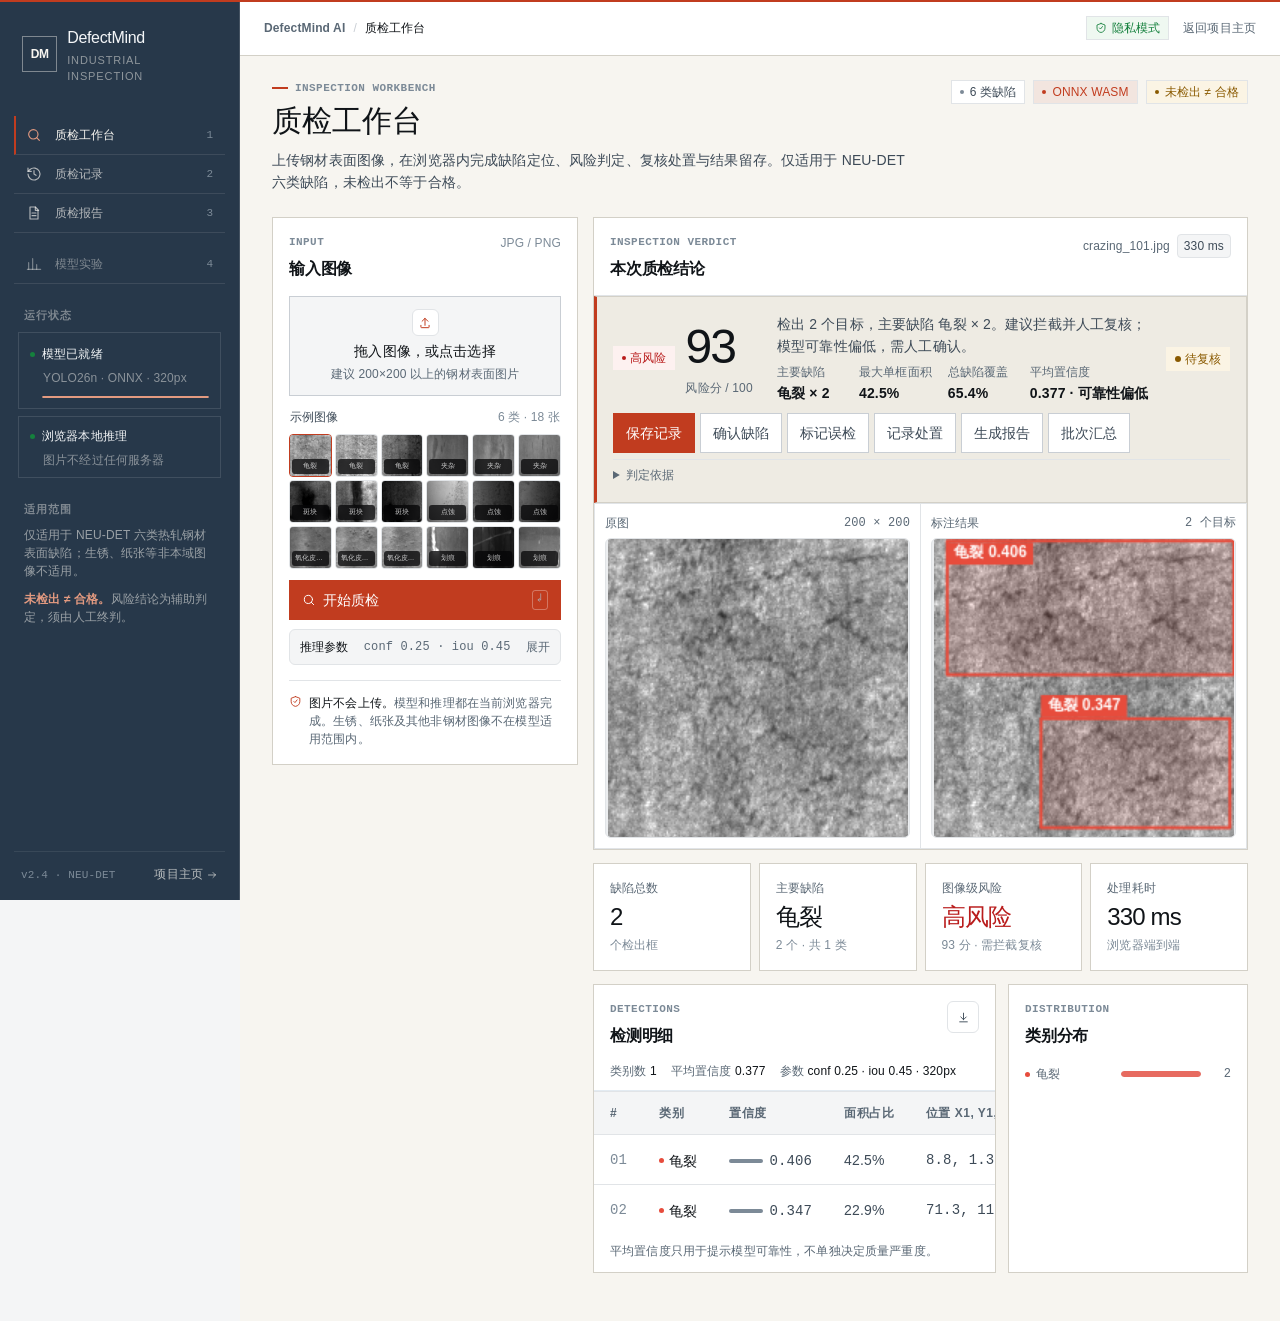
<file: platform/index.html>
<!doctype html>
<html lang="zh-CN">
<head>
  <meta charset="utf-8">
  <meta name="viewport" content="width=device-width, initial-scale=1">
  <meta name="theme-color" content="#27384A">
  <meta name="description" content="DefectMind AI 工业表面缺陷质检平台：浏览器本地推理，支持风险结论、复核处置、质检报告与模型实验追溯。">
  <title>DefectMind AI · 质检平台</title>
  <link rel="icon" type="image/png" href="../favicon.png">
  <link rel="stylesheet" href="../assets/design-tokens.css">
  <link rel="stylesheet" href="../assets/editorial-design.css">
  <link rel="stylesheet" href="styles.css?v=10">
</head>
<body>
  <a class="skip-link" href="#main">跳到主要内容</a>
  <svg class="svg-sprite" aria-hidden="true">
    <symbol id="i-search" viewBox="0 0 24 24"><circle cx="11" cy="11" r="7"/><path d="m20 20-4-4"/></symbol>
    <symbol id="i-history" viewBox="0 0 24 24"><path d="M3 12a9 9 0 1 0 3-6.7L3 8"/><path d="M3 3v5h5"/><path d="M12 7v5l3 2"/></symbol>
    <symbol id="i-chart" viewBox="0 0 24 24"><path d="M4 20V10"/><path d="M10 20V4"/><path d="M16 20v-7"/><path d="M22 20H2"/></symbol>
    <symbol id="i-upload" viewBox="0 0 24 24"><path d="M12 16V4"/><path d="m7 9 5-5 5 5"/><path d="M5 16v3a1 1 0 0 0 1 1h12a1 1 0 0 0 1-1v-3"/></symbol>
    <symbol id="i-arrow" viewBox="0 0 24 24"><path d="M5 12h14"/><path d="m14 7 5 5-5 5"/></symbol>
    <symbol id="i-save" viewBox="0 0 24 24"><path d="M5 3h11l3 3v15H5z"/><path d="M8 3v6h8V3"/><path d="M8 21v-7h8v7"/></symbol>
    <symbol id="i-download" viewBox="0 0 24 24"><path d="M12 4v12"/><path d="m7 11 5 5 5-5"/><path d="M5 20h14"/></symbol>
    <symbol id="i-trash" viewBox="0 0 24 24"><path d="M4 7h16"/><path d="M9 7V4h6v3"/><path d="m6 7 1 14h10l1-14"/><path d="M10 11v6M14 11v6"/></symbol>
    <symbol id="i-eye" viewBox="0 0 24 24"><path d="M2 12s3.5-7 10-7 10 7 10 7-3.5 7-10 7S2 12 2 12Z"/><circle cx="12" cy="12" r="3"/></symbol>
    <symbol id="i-close" viewBox="0 0 24 24"><path d="m6 6 12 12M18 6 6 18"/></symbol>
    <symbol id="i-shield" viewBox="0 0 24 24"><path d="M12 3 4 6v6c0 5 3.4 8.2 8 9 4.6-.8 8-4 8-9V6l-8-3Z"/><path d="m9 12 2 2 4-5"/></symbol>
    <symbol id="i-report" viewBox="0 0 24 24"><path d="M6 3h8l4 4v14H6z"/><path d="M14 3v5h5"/><path d="M9 12h6M9 16h6"/></symbol>
    <symbol id="i-print" viewBox="0 0 24 24"><path d="M7 8V3h10v5"/><path d="M7 17H4a1 1 0 0 1-1-1v-6a2 2 0 0 1 2-2h14a2 2 0 0 1 2 2v6a1 1 0 0 1-1 1h-3"/><path d="M7 14h10v7H7z"/></symbol>
    <symbol id="i-alert" viewBox="0 0 24 24"><path d="M12 3 2.8 20h18.4L12 3Z"/><path d="M12 9v5"/><path d="M12 17.5v.5"/></symbol>
    <symbol id="i-check" viewBox="0 0 24 24"><path d="m5 12.5 4.2 4.2L19 7"/></symbol>
    <symbol id="i-flag" viewBox="0 0 24 24"><path d="M5 21V4"/><path d="M5 5h10l-1.5 4L15 13H5"/></symbol>
    <symbol id="i-review" viewBox="0 0 24 24"><path d="M6 3h8l4 4v14H6z"/><path d="M14 3v5h5"/><path d="m9 15 2 2 4-4"/></symbol>
  </svg>

  <div class="app-shell">
    <aside class="sidebar">
      <a class="brand" href="../" aria-label="返回 DefectMind AI 项目主页">
        <span class="brand-mark">DM</span>
        <span class="brand-text"><strong>DefectMind</strong><small>Industrial inspection</small></span>
      </a>

      <nav class="side-nav" aria-label="平台导航">
        <button class="nav-item active" data-view="workbench">
          <svg aria-hidden="true"><use href="#i-search"/></svg><span>质检工作台</span><kbd>1</kbd>
        </button>
        <button class="nav-item" data-view="history">
          <svg aria-hidden="true"><use href="#i-history"/></svg><span>质检记录</span><kbd>2</kbd>
        </button>
        <button class="nav-item" data-view="reports">
          <svg aria-hidden="true"><use href="#i-report"/></svg><span>质检报告</span><kbd>3</kbd>
        </button>
        <button class="nav-item nav-item-muted" data-view="compare">
          <svg aria-hidden="true"><use href="#i-chart"/></svg><span>模型实验</span><kbd>4</kbd>
        </button>
      </nav>

      <div class="side-section">
        <div class="side-label">运行状态</div>
        <div class="runtime-card">
          <div class="runtime-row">
            <i class="status-dot" id="modelDot"></i>
            <span id="modelState">模型加载中</span>
          </div>
          <div class="runtime-meta" id="modelMeta">YOLO26n · ONNX · 320px</div>
          <div class="progress-track"><i id="modelProgress"></i></div>
        </div>
        <div class="runtime-card compact">
          <div class="runtime-row"><i class="status-dot green"></i><span>浏览器本地推理</span></div>
          <div class="runtime-meta">图片不经过任何服务器</div>
        </div>
      </div>

      <div class="side-section side-notes">
        <div class="side-label">适用范围</div>
        <p>仅适用于 NEU-DET 六类热轧钢材表面缺陷；生锈、纸张等非本域图像不适用。</p>
        <p><strong>未检出 ≠ 合格。</strong>风险结论为辅助判定，须由人工终判。</p>
      </div>

      <div class="side-footer">
        <span>v2.4 · NEU-DET</span>
        <a href="../">项目主页 <svg aria-hidden="true"><use href="#i-arrow"/></svg></a>
      </div>
    </aside>

    <main class="main" id="main">
      <header class="topbar">
        <div class="breadcrumb"><span>DefectMind AI</span><b>/</b><strong id="pageName">质检工作台</strong></div>
        <div class="top-actions">
          <span class="top-chip"><svg aria-hidden="true"><use href="#i-shield"/></svg>隐私模式</span>
          <a class="top-link" href="../">返回项目主页</a>
        </div>
      </header>

      <div class="content">
        <section class="view active" id="view-workbench">
          <div class="page-head workbench-head">
            <div>
              <div class="kicker"><i></i>INSPECTION WORKBENCH</div>
              <h1>质检工作台</h1>
              <p>上传钢材表面图像，在浏览器内完成缺陷定位、风险判定、复核处置与结果留存。仅适用于 NEU-DET 六类缺陷，未检出不等于合格。</p>
            </div>
            <div class="head-pills">
              <span class="pill"><i></i>6 类缺陷</span>
              <span class="pill accent"><i></i>ONNX WASM</span>
              <span class="pill caution"><i></i>未检出 ≠ 合格</span>
            </div>
          </div>

          <div class="workbench-layout">
            <aside class="control-column">
              <section class="panel control-panel">
                <div class="panel-head">
                  <div><span class="panel-kicker">INPUT</span><h2>输入图像</h2></div>
                  <span class="panel-meta">JPG / PNG</span>
                </div>
                <label class="dropzone dropzone-compact" id="dropzone">
                  <input type="file" id="fileInput" accept="image/*" hidden>
                  <span class="drop-icon" aria-hidden="true"><svg><use href="#i-upload"/></svg></span>
                  <strong>拖入图像，或点击选择</strong>
                  <small>建议 200×200 以上的钢材表面图片</small>
                </label>

                <div class="section-row">
                  <span>示例图像</span>
                  <small>6 类 · 18 张</small>
                </div>
                <div class="sample-grid" id="sampleGrid"></div>

                <button class="primary-button run-button" id="runButton" disabled>
                  <svg aria-hidden="true"><use href="#i-search"/></svg>
                  <span>开始质检</span>
                  <kbd>↵</kbd>
                </button>

                <details class="advanced-params" id="advancedParams">
                  <summary>
                    <span>推理参数</span>
                    <em id="paramSummary">conf 0.25 · iou 0.45</em>
                  </summary>
                  <div class="advanced-body">
                    <div class="parameter-head">
                      <span class="panel-kicker">ADVANCED</span>
                      <button class="text-button" id="resetParams">恢复默认</button>
                    </div>
                    <label class="range-row">
                      <span><b>置信度阈值</b><em>conf</em></span>
                      <output id="confValue">0.25</output>
                      <input type="range" id="confRange" min="0.05" max="0.90" step="0.01" value="0.25">
                      <small>低于该分数的候选框不会显示</small>
                    </label>
                    <label class="range-row">
                      <span><b>NMS IoU</b><em>iou</em></span>
                      <output id="iouValue">0.45</output>
                      <input type="range" id="iouRange" min="0.10" max="0.90" step="0.01" value="0.45">
                      <small>越低，重叠框抑制越强</small>
                    </label>
                    <p class="advanced-note">修改参数会按同一权重自动复跑；类别映射、坐标换算与后处理保持不变。</p>
                  </div>
                </details>

                <div class="privacy-note">
                  <svg aria-hidden="true"><use href="#i-shield"/></svg>
                  <p><b>图片不会上传。</b>模型和推理都在当前浏览器完成。生锈、纸张及其他非钢材图像不在模型适用范围内。</p>
                </div>
              </section>
            </aside>

            <div class="result-column">
              <section class="panel viewer-panel">
                <div class="panel-head viewer-head">
                  <div><span class="panel-kicker">INSPECTION VERDICT</span><h2>本次质检结论</h2></div>
                  <div class="viewer-meta">
                    <span id="imageMeta">等待输入</span>
                    <span class="timing" id="timingBadge">—</span>
                  </div>
                </div>

                <div class="verdict" id="outcomePanel" data-risk="none" aria-live="polite">
                  <div class="verdict-main">
                    <div class="verdict-level">
                      <span class="risk-badge" id="outcomeRisk">等待质检</span>
                      <div class="verdict-score">
                        <strong id="verdictScore">—</strong>
                        <small>风险分 / 100</small>
                      </div>
                    </div>
                    <div class="verdict-copy">
                      <p class="verdict-action" id="outcomeSummary">选择或上传一张钢材表面图像，开始质检后这里会给出风险结论与处置建议。</p>
                      <div class="verdict-facts">
                        <span><em>主要缺陷</em><b id="verdictMainDefect">—</b></span>
                        <span><em>最大单框面积</em><b id="verdictMaxBox">—</b></span>
                        <span><em>总缺陷覆盖</em><b id="verdictCoverage">—</b></span>
                        <span><em>平均置信度</em><b id="verdictConfidence">—</b></span>
                      </div>
                    </div>
                    <span class="review-badge pending" id="verdictReview">待复核</span>
                  </div>
                  <div class="verdict-actions" aria-label="结论与处置">
                    <button type="button" id="outcomeSave" disabled title="保存当前质检记录到本地">保存记录</button>
                    <button type="button" id="reviewConfirm" disabled title="确认当前缺陷判定">确认缺陷</button>
                    <button type="button" id="reviewFalse" disabled title="标记为误检，检测框保留可追溯">标记误检</button>
                    <button type="button" id="reviewDispose" disabled title="记录放行、返修、报废或隔离结果">记录处置</button>
                    <button type="button" id="outcomeReport" disabled title="生成当前图片的质检报告">生成报告</button>
                    <button type="button" id="outcomeBatch" disabled title="将当前记录加入批次汇总">批次汇总</button>
                  </div>
                  <details class="verdict-basis" id="verdictBasis">
                    <summary>判定依据</summary>
                    <div class="verdict-basis-body" id="verdictBasisBody">
                      完成质检后显示风险评分组成：类别权重、最大单框面积、总缺陷覆盖、缺陷数量与模型可靠性提示。
                    </div>
                  </details>
                </div>

                <div class="empty-viewer" id="emptyViewer">
                  <div class="empty-mark" aria-hidden="true"><svg><use href="#i-eye"/></svg></div>
                  <h3>加载一张图像开始质检</h3>
                  <p>也可以直接选择左侧示例。默认会载入龟裂样本并自动推理。</p>
                </div>

                <div class="compare-view hidden" id="compareView">
                  <figure class="image-pane">
                    <figcaption><span>原图</span><em id="originalSize">—</em></figcaption>
                    <div class="image-stage"><img id="originalImage" alt="待检测原图"></div>
                  </figure>
                  <figure class="image-pane">
                    <figcaption><span>标注结果</span><em id="detectedCount">—</em></figcaption>
                    <div class="image-stage"><canvas id="resultCanvas" aria-label="带检测框的结果图"></canvas></div>
                  </figure>
                </div>
              </section>

              <div class="metric-strip">
                <div class="metric-card">
                  <span>缺陷总数</span>
                  <strong id="metricCount">0</strong>
                  <small id="metricCountHint">个检出框</small>
                </div>
                <div class="metric-card">
                  <span>主要缺陷</span>
                  <strong id="metricMain">—</strong>
                  <small id="metricMainHint">类别 / 数量</small>
                </div>
                <div class="metric-card">
                  <span>图像级风险</span>
                  <strong id="metricRisk" data-risk="none">—</strong>
                  <small id="metricRiskHint">0–100 分</small>
                </div>
                <div class="metric-card">
                  <span>处理耗时</span>
                  <strong id="metricTiming">—</strong>
                  <small>浏览器端到端</small>
                </div>
              </div>

              <div class="detail-layout">
                <section class="panel detection-panel">
                  <div class="panel-head">
                    <div><span class="panel-kicker">DETECTIONS</span><h2>检测明细</h2></div>
                    <button class="icon-button" id="exportJson" title="导出 JSON" disabled>
                      <svg aria-hidden="true"><use href="#i-download"/></svg>
                    </button>
                  </div>
                  <div class="detection-detail-meta">
                    <span>类别数 <b id="metricClasses">0</b></span>
                    <span>平均置信度 <b id="metricConfidence">—</b></span>
                    <span>参数 <b id="detailParams">conf 0.25 · iou 0.45 · 320px</b></span>
                  </div>
                  <div class="table-wrap">
                    <table class="detection-table">
                      <thead><tr><th>#</th><th>类别</th><th>置信度</th><th>面积占比</th><th>位置 x1, y1, x2, y2</th></tr></thead>
                      <tbody id="detectionRows">
                        <tr class="placeholder-row"><td colspan="5">还没有检测结果</td></tr>
                      </tbody>
                    </table>
                  </div>
                  <p class="detection-note">平均置信度只用于提示模型可靠性，不单独决定质量严重度。</p>
                </section>

                <section class="panel distribution-panel">
                  <div class="panel-head">
                    <div><span class="panel-kicker">DISTRIBUTION</span><h2>类别分布</h2></div>
                  </div>
                  <div id="classDistribution" class="class-distribution">
                    <div class="empty-mini">检测后显示各类别数量</div>
                  </div>
                </section>
              </div>
            </div>
          </div>
        </section>

        <section class="view" id="view-history">
          <div class="page-head">
            <div>
              <div class="kicker"><i></i>LOCAL RECORDS</div>
              <h1>质检记录</h1>
              <p>记录保存在当前浏览器的 IndexedDB 中。可回看检测框、风险结论与复核处置状态，也可导出 CSV。</p>
            </div>
            <div class="head-actions">
              <button class="secondary-button small" id="historyBatchReport" disabled>
                <svg aria-hidden="true"><use href="#i-report"/></svg>批次报告
              </button>
              <button class="secondary-button small" id="exportHistory">
                <svg aria-hidden="true"><use href="#i-download"/></svg>导出 CSV
              </button>
              <button class="danger-button small" id="clearHistory">
                <svg aria-hidden="true"><use href="#i-trash"/></svg>清空
              </button>
            </div>
          </div>
          <div class="history-toolbar panel">
            <div class="search-box">
              <svg aria-hidden="true"><use href="#i-search"/></svg>
               <input type="search" id="historySearch" aria-label="搜索质检记录" placeholder="搜索文件名或缺陷类别…">
            </div>
            <div class="history-filters" id="historyFilters" role="group" aria-label="复核状态筛选">
              <button class="active" type="button" data-filter="all" aria-pressed="true">全部</button>
              <button type="button" data-filter="pending" aria-pressed="false">待复核</button>
              <button type="button" data-filter="confirmed" aria-pressed="false">已确认</button>
              <button type="button" data-filter="false_positive" aria-pressed="false">误检</button>
              <button type="button" data-filter="closed" aria-pressed="false">已处置</button>
            </div>
            <div class="history-count" id="historyCount">0 条记录</div>
          </div>
          <div class="history-list" id="historyList"></div>
          <div class="empty-history hidden" id="emptyHistory">
              <div class="empty-mark" aria-hidden="true"><svg><use href="#i-history"/></svg></div>
            <h3>还没有保存过质检记录</h3>
            <p>在质检工作台完成一次质检，然后点击“保存记录”。</p>
            <button class="primary-button auto" data-jump="workbench"><span>去质检</span></button>
          </div>
        </section>

        <section class="view" id="view-reports">
          <div class="page-head">
            <div>
              <div class="kicker"><i></i>QUALITY REPORTS</div>
              <h1>质检报告</h1>
              <p>把质检结论、判定依据与复核处置整理为可归档、可打印的辅助报告。报告是生成时快照，生成后不随记录自动变化。</p>
            </div>
            <div class="head-actions">
              <button class="secondary-button small" id="refreshReports">
                <svg aria-hidden="true"><use href="#i-history"/></svg>刷新归档
              </button>
            </div>
          </div>

          <div class="report-kpis" id="reportKpis"></div>

          <div class="report-layout">
            <section class="panel report-builder">
              <div class="panel-head">
                <div><span class="panel-kicker">NEW REPORT</span><h2>新建报告</h2></div>
                <span class="panel-meta">浏览器本地生成</span>
              </div>
              <div class="report-builder-body">
                <div class="segmented report-mode" id="reportMode" role="group" aria-label="报告类型">
                  <button class="active" data-mode="single">单图报告</button>
                  <button data-mode="batch">批次报告</button>
                </div>

                <div class="report-pane" id="singleReportPane">
                  <label class="report-field">
                    <span>报告来源</span>
                    <select id="singleRecordSelect" class="report-select"></select>
                  </label>
                  <div class="report-source-preview" id="singleReportPreview"></div>
                </div>

                <div class="report-pane hidden" id="batchReportPane">
                  <div class="section-row">
                    <span>选择质检记录</span>
                    <small id="batchSelectionCount">已选 0 条</small>
                  </div>
                  <div class="batch-toolbar">
                    <button class="text-button" type="button" id="selectRecentRecords">选最近 5 条</button>
                    <button class="text-button" type="button" id="selectAllRecords">全选</button>
                    <button class="text-button" type="button" id="clearSelectedRecords">清空</button>
                  </div>
                  <div class="batch-record-list" id="batchRecordList"></div>
                  <div class="report-batch-summary" id="batchReportPreview"></div>
                </div>

                <label class="report-field">
                  <span>报告名称 <em>可选</em></span>
                  <input id="reportTitle" type="text" maxlength="80" placeholder="留空则使用默认名称">
                </label>
                <label class="report-field">
                  <span>批次 / 工单号 <em>可选</em></span>
                  <input id="reportJobId" type="text" maxlength="40" placeholder="例如：BATCH-20261125-01">
                </label>

                <button class="primary-button" id="createReportButton" disabled>
                  <svg aria-hidden="true"><use href="#i-report"/></svg>
                  <span>生成并归档报告</span>
                </button>
                <p class="report-builder-note">
                  报告是图像级辅助判定，不替代人工质检。风险分由类别权重、最大单框面积、总缺陷覆盖、缺陷数量与覆盖密度按固定规则计算；平均置信度只用于可靠性提示，可在报告中追溯。
                </p>
              </div>
            </section>

            <section class="panel report-archive">
              <div class="panel-head">
                <div><span class="panel-kicker">ARCHIVE</span><h2>报告归档</h2></div>
                <span class="panel-meta" id="reportCount">0 份</span>
              </div>
              <div class="report-list" id="reportList"></div>
              <div class="empty-reports hidden" id="emptyReports">
                <div class="empty-mark" aria-hidden="true"><svg><use href="#i-report"/></svg></div>
                <h3>还没有生成报告</h3>
                <p>质检一张图片后生成单图报告，或在左侧勾选多条质检记录生成批次报告。</p>
                <button class="primary-button auto" data-jump="workbench"><span>前往质检工作台</span></button>
              </div>
            </section>
          </div>
        </section>

        <section class="view" id="view-compare">
          <div class="page-head">
            <div>
              <div class="kicker"><i></i>AUDITABLE EXPERIMENTS</div>
              <h1>模型实验</h1>
              <p>A/B/C/D 四组对照，12 次评估。数字直接来自冻结的 CSV，不在前端重算或美化。</p>
            </div>
            <div class="segmented" id="metricToggle" role="group" aria-label="评估口径">
              <button class="active" data-split="test">标准口径 · conf 0.001</button>
              <button data-split="deploy">部署口径 · conf 0.25</button>
            </div>
          </div>

          <div class="compare-kpis" id="compareKpis"></div>

          <div class="compare-grid">
            <section class="panel chart-panel wide">
              <div class="panel-head">
                <div><span class="panel-kicker">TEST SET</span><h2>mAP50 / mAP50-95</h2></div>
                <span class="panel-meta" id="chartMeta">conf 0.001 · iou 0.7</span>
              </div>
              <div class="bar-chart" id="mapChart"></div>
              <div class="chart-legend"><span><i class="legend-a"></i>mAP50</span><span><i class="legend-b"></i>mAP50-95</span></div>
            </section>

            <aside class="panel conclusion-panel">
              <div class="conclusion-label">CORE FINDING</div>
              <h2>扩散增强未带来<br>可测的性能增益。</h2>
              <p>研究重点“龟裂”的 AP50-95 上，D 组为 <b>0.1022</b>，与 B 组 <b>0.1027</b> 基本持平，并低于 C 组 <b>0.1096</b>。扩散增强没有超过程序化增强。</p>
              <div class="correction-note">
                <b>准确表述：</b>龟裂 AP50-95 上，D − B = −0.0005，D − C = −0.0074；在单 seed、无显著性检验条件下，只能视为方向性结果，不能宣称扩散增强有效。
              </div>
              <a class="text-link" href="../#experiments">查看完整实验报告 <svg aria-hidden="true"><use href="#i-arrow"/></svg></a>
            </aside>
          </div>

          <section class="panel matrix-panel">
            <div class="panel-head">
              <div><span class="panel-kicker">MATRIX</span><h2>四组总表</h2></div>
              <span class="panel-meta">test · 180 张 / 434 框</span>
            </div>
            <div class="table-wrap">
              <table class="matrix-table">
                <thead>
                  <tr>
                    <th>组</th><th>训练策略</th><th>训练图</th><th>合成图</th>
                    <th>P</th><th>R</th><th>mAP50</th><th>mAP50-95</th>
                    <th>crazing AP50</th><th>crazing AP50-95</th>
                  </tr>
                </thead>
                <tbody id="matrixRows"></tbody>
              </table>
            </div>
            <div class="table-foot">来源：reports/experiment/matrix_metrics.csv · 数值保留四位小数</div>
          </section>

          <div class="compare-bottom">
            <section class="panel class-panel">
              <div class="panel-head">
                <div><span class="panel-kicker">PER CLASS</span><h2>六类 AP50-95</h2></div>
                <span class="panel-meta">test · conf 0.001</span>
              </div>
              <div class="class-chart" id="classChart"></div>
            </section>

            <section class="panel limits-panel">
              <div class="panel-head">
                <div><span class="panel-kicker">LIMITS</span><h2>必须说清楚的边界</h2></div>
              </div>
              <ol class="limits-list">
                <li><b>单 seed、无重复训练</b><span>没有多 seed 与显著性检验，结论只具方向性。</span></li>
                <li><b>20% 子集为单类纯净样本</b><span>A 组包含混标样本，A 与 B/C/D 不是严格同分布比较。</span></li>
                <li><b>C / D 增强强度不等价</b><span>D 为“少而深”的局部压暗，C 为“多而浅”的均匀压暗。</span></li>
                <li><b>A 组沿用第一阶段 v1 结果</b><span>v2 已删除 2 行重复标签，差异低于评估噪声。</span></li>
              </ol>
            </section>
          </div>
        </section>
      </div>
    </main>
  </div>

  <div class="boot-overlay" id="bootOverlay">
    <div class="boot-card">
      <div class="boot-logo">DM</div>
      <div class="boot-kicker">INDUSTRIAL VISION RUNTIME</div>
      <h2>正在装载本地质检模型</h2>
      <p id="bootText">首次访问需下载约 22 MB 推理资源（模型 11 MB + 引擎 11 MB），之后会缓存到浏览器。</p>
      <div class="boot-progress"><i id="bootProgress"></i></div>
      <div class="boot-meta"><span id="bootPercent">0%</span><span id="bootDetail">准备运行时</span><span id="bootElapsed">0s</span></div>
      <p class="boot-hint" id="bootHint">首次加载受网络与设备性能影响；模型只下载一次，之后使用浏览器缓存。若长时间停滞，请关闭重复打开的质检平台标签页后重试。</p>
      <button class="boot-retry hidden" id="bootRetry" type="button" title="重新加载模型与页面">重新加载</button>
    </div>
  </div>

  <div class="toast" id="toast" role="status" aria-live="polite"><i aria-hidden="true"></i><span></span></div>

  <div class="modal-backdrop" id="modal">
    <div class="modal-card" role="dialog" aria-modal="true" aria-labelledby="modalTitle">
      <div class="modal-head">
        <div><span class="panel-kicker" id="modalKicker">RECORD</span><h2 id="modalTitle">检测记录</h2></div>
        <button class="icon-button" id="modalClose" aria-label="关闭"><svg aria-hidden="true"><use href="#i-close"/></svg></button>
      </div>
      <div class="modal-body" id="modalBody"></div>
    </div>
  </div>

  <script src="vendor/ort.min.js?v=2"></script>
  <script src="data/experiment.js?v=2"></script>
  <script src="app.js?v=9"></script>
</body>
</html>
</file>
<file: assets/design-tokens.css>
/*
 * DefectMind unified design tokens
 * One source of truth for the showcase and inspection platform.
 *
 * Usage:
 * - Use ink tokens only for the showcase hero/footer, platform sidebar and modal scrim.
 * - Use surface tokens for all working canvases and cards.
 * - Use brand on light surfaces and brand-on-ink on dark surfaces.
 * - Status colors are reserved for state, never decoration.
 * - Do not introduce colors, radii, spacing or type sizes outside this file.
 */

:root {
  /* Dark engineering frame */
  --dm-ink-0: #0A0E13;
  --dm-ink-1: #11161D;
  --dm-ink-2: #1A2028;
  --dm-on-ink-1: #F4F6F8;
  --dm-on-ink-2: #A9B3BE;
  --dm-on-ink-3: #7C8A97;
  --dm-ink-line: rgba(255, 255, 255, .08);

  /* Cool neutral working surfaces */
  --dm-surface-0: #F4F5F6;
  --dm-surface-1: #FFFFFF;
  --dm-surface-2: #ECEEF0;
  --dm-line: #E1E4E7;
  --dm-line-strong: #C9CED4;

  /* Text hierarchy */
  --dm-text-1: #101418;
  --dm-text-2: #3D4A57;
  --dm-text-3: #5A6875;
  --dm-text-4: #7C8A97;

  /* Single brand accent */
  --dm-brand: #C2410C;
  --dm-brand-hover: #9A3412;
  --dm-brand-quiet: #FCEFE7;
  --dm-brand-on-ink: #FF8A3D;

  /* State colors */
  --dm-ok: #15803D;
  --dm-ok-bg: #EFF8F1;
  --dm-warn: #8A5A00;
  --dm-warn-bg: #FBF4E4;
  --dm-danger: #B91C1C;
  --dm-danger-bg: #FDF1F0;

  /* System CJK stack: no remote font request */
  --dm-font-sans: ui-sans-serif, -apple-system, "Segoe UI", "PingFang SC", "HarmonyOS Sans SC", "Microsoft YaHei UI", "Noto Sans SC", sans-serif;
  --dm-font-mono: ui-monospace, "SFMono-Regular", "Cascadia Mono", Consolas, monospace;

  /* Allowed radii */
  --dm-r-4: 4px;
  --dm-r-6: 6px;
  --dm-r-8: 8px;
  --dm-r-12: 12px;
  --dm-r-16: 16px;
  --dm-r-full: 999px;

  /* Containers */
  --dm-max-showcase: 1200px;
  --dm-max-console: 1320px;
  --dm-measure: 680px;

  /* Elevation and motion */
  --dm-shadow-1: 0 1px 2px rgba(10, 14, 19, .04), 0 8px 24px rgba(10, 14, 19, .05);
  --dm-ease: cubic-bezier(.22, 1, .36, 1);

  /* Spacing scale: use these ten steps only */
  --dm-s-1: 4px;
  --dm-s-2: 8px;
  --dm-s-3: 12px;
  --dm-s-4: 16px;
  --dm-s-5: 24px;
  --dm-s-6: 32px;
  --dm-s-7: 48px;
  --dm-s-8: 64px;
  --dm-s-9: 96px;
  --dm-s-10: 128px;

  /* Type scale: use these steps only */
  --dm-fs-11: 11px;
  --dm-lh-11: 16px;
  --dm-fs-12: 12px;
  --dm-lh-12: 18px;
  --dm-fs-14: 14px;
  --dm-lh-14: 22px;
  --dm-fs-16: 16px;
  --dm-lh-16: 28px;
  --dm-fs-18: 18px;
  --dm-lh-18: 30px;
  --dm-fs-20: 20px;
  --dm-lh-20: 30px;
  --dm-fs-24: 24px;
  --dm-lh-24: 34px;
  --dm-fs-30: 30px;
  --dm-lh-30: 40px;
  --dm-fs-36: 36px;
  --dm-lh-36: 46px;
  --dm-fs-48: 48px;
  --dm-lh-48: 58px;
  --dm-fs-60: 60px;
  --dm-lh-60: 68px;
}
</file>
<file: assets/editorial-design.css>
:root {
  --dm-paper: #F7F5F0;
  --dm-paper-deep: #EEEBE3;
  --dm-graphite: #202722;
  --dm-graphite-2: #2E3730;
  --dm-rule: #D3D0C7;
  --dm-rule-dark: rgba(247, 245, 240, .18);
  --dm-ink-blue: #27384A;
  --dm-signal: #C13C1F;
  --dm-muted-strong: #5B675F;
}
</file>
<file: platform/styles.css>
:root {
  --bg: #08090a;
  --bg-deep: #050506;
  --panel: #101113;
  --panel-2: #141516;
  --panel-3: #18191c;
  --line: rgba(255, 255, 255, 0.075);
  --line-strong: rgba(255, 255, 255, 0.14);
  --text: #f7f8f8;
  --text-2: #b4bac2;
  --muted: #858b94;
  --faint: #5d626b;
  --accent: #5e6ad2;
  --accent-2: #7c86e8;
  --accent-soft: #b7c0ff;
  --violet: #8b5cf6;
  --green: #4cb782;
  --orange: #f2994a;
  --red: #eb5757;
  --radius: 12px;
  --radius-sm: 8px;
  --shadow: 0 18px 50px rgba(0, 0, 0, 0.32);
  --font: "Inter", "Segoe UI Variable Text", "Segoe UI", "Microsoft YaHei UI",
    "PingFang SC", "Noto Sans SC", sans-serif;
}

* {
  box-sizing: border-box;
}

html {
  color-scheme: dark;
  background: var(--bg);
}

body {
  margin: 0;
  min-width: 320px;
  background:
    radial-gradient(1100px 520px at 55% -260px, rgba(94, 106, 210, 0.18), transparent 66%),
    radial-gradient(760px 460px at 98% -5%, rgba(139, 92, 246, 0.08), transparent 60%),
    var(--bg);
  color: var(--text);
  font-family: var(--font);
  font-size: 14px;
  line-height: 1.55;
  -webkit-font-smoothing: antialiased;
  text-rendering: optimizeLegibility;
}

.skip-link {
  position: fixed;
  top: 12px;
  left: 12px;
  z-index: 300;
  padding: 8px 12px;
  border: 1px solid var(--line-strong);
  border-radius: 8px;
  background: var(--panel-2);
  color: var(--text);
  font-size: 12px;
  transform: translateY(-200%);
}

.skip-link:focus-visible {
  transform: translateY(0);
}

body::before {
  content: "";
  position: fixed;
  top: 0;
  left: 0;
  right: 0;
  height: 1px;
  z-index: 200;
  background: linear-gradient(90deg, transparent, rgba(94, 106, 210, 0.65), rgba(139, 92, 246, 0.5), transparent);
}

button,
input {
  font: inherit;
}

button,
a {
  -webkit-tap-highlight-color: transparent;
}

button {
  color: inherit;
}

a {
  color: inherit;
  text-decoration: none;
}

svg {
  width: 18px;
  height: 18px;
  fill: none;
  stroke: currentColor;
  stroke-width: 1.7;
  stroke-linecap: round;
  stroke-linejoin: round;
}

code,
kbd,
.mono {
  font-family: "SFMono-Regular", "Cascadia Code", "JetBrains Mono", Consolas, monospace;
}

.svg-sprite {
  position: absolute;
  width: 0;
  height: 0;
  overflow: hidden;
}

.app-shell {
  display: grid;
  grid-template-columns: 236px minmax(0, 1fr);
  min-height: 100vh;
}

.sidebar {
  position: sticky;
  top: 0;
  height: 100vh;
  display: flex;
  flex-direction: column;
  padding: 20px 14px 16px;
  background: rgba(9, 10, 11, 0.93);
  border-right: 1px solid var(--line);
  backdrop-filter: blur(18px);
  z-index: 30;
}

.brand {
  display: flex;
  align-items: center;
  gap: 10px;
  padding: 4px 8px 20px;
}

.brand-mark {
  width: 34px;
  height: 34px;
  display: grid;
  place-items: center;
  border-radius: 9px;
  background: linear-gradient(145deg, #6f7be8, #4f59b8);
  box-shadow: 0 8px 22px rgba(94, 106, 210, 0.3), inset 0 1px rgba(255, 255, 255, 0.2);
  color: #fff;
  font-size: 11px;
  font-weight: 800;
  letter-spacing: -0.04em;
}

.brand-text {
  display: flex;
  flex-direction: column;
  line-height: 1.2;
}

.brand-text strong {
  font-size: 14px;
  font-weight: 650;
  letter-spacing: -0.02em;
}

.brand-text small {
  color: var(--faint);
  font-size: 9px;
  letter-spacing: 0.13em;
  text-transform: uppercase;
}

.side-nav {
  display: grid;
  gap: 3px;
}

.nav-item {
  display: grid;
  grid-template-columns: 20px 1fr auto;
  align-items: center;
  gap: 9px;
  width: 100%;
  padding: 8px 10px;
  border: 1px solid transparent;
  border-radius: 7px;
  background: transparent;
  color: var(--muted);
  font-size: 12.5px;
  text-align: left;
  cursor: pointer;
  transition: color 150ms ease, background-color 150ms ease, border-color 150ms ease;
}

.nav-item svg {
  width: 16px;
  height: 16px;
}

.nav-item kbd {
  color: var(--faint);
  font-size: 10px;
}

.nav-item:hover {
  color: var(--text-2);
  background: rgba(255, 255, 255, 0.035);
}

.nav-item.active {
  color: var(--text);
  background: rgba(255, 255, 255, 0.055);
  border-color: rgba(255, 255, 255, 0.06);
  box-shadow: inset 0 1px rgba(255, 255, 255, 0.035);
}

.nav-item.active svg {
  color: var(--accent-soft);
}

.side-section {
  margin-top: 24px;
  padding: 0 4px;
}

.side-label {
  margin: 0 6px 8px;
  color: var(--faint);
  font-size: 9px;
  font-weight: 650;
  letter-spacing: 0.16em;
  text-transform: uppercase;
}

.runtime-card {
  padding: 10px 11px;
  border: 1px solid var(--line);
  border-radius: 8px;
  background: rgba(255, 255, 255, 0.018);
}

.runtime-card + .runtime-card {
  margin-top: 7px;
}

.runtime-card.compact {
  padding: 8px 11px;
}

.runtime-row {
  display: flex;
  align-items: center;
  gap: 7px;
  color: var(--text-2);
  font-size: 11px;
}

.runtime-meta {
  margin-top: 4px;
  padding-left: 13px;
  color: var(--faint);
  font-size: 9.5px;
  line-height: 1.4;
}

.status-dot {
  width: 5px;
  height: 5px;
  flex: 0 0 auto;
  border-radius: 50%;
  background: var(--orange);
  box-shadow: 0 0 0 3px rgba(242, 153, 74, 0.12);
}

.status-dot.green {
  background: var(--green);
  box-shadow: 0 0 0 3px rgba(76, 183, 130, 0.12);
}

.status-dot.ready {
  background: var(--green);
  box-shadow: 0 0 0 3px rgba(76, 183, 130, 0.12);
}

.status-dot.error {
  background: var(--red);
  box-shadow: 0 0 0 3px rgba(235, 87, 87, 0.12);
}

.progress-track {
  height: 2px;
  margin: 9px 0 0 12px;
  overflow: hidden;
  border-radius: 2px;
  background: rgba(255, 255, 255, 0.06);
}

.progress-track i {
  display: block;
  width: 0;
  height: 100%;
  border-radius: inherit;
  background: linear-gradient(90deg, var(--accent), var(--violet));
  transition: width 250ms ease;
}

.side-notes p {
  margin: 0 6px 9px;
  color: var(--faint);
  font-size: 9.5px;
  line-height: 1.55;
}

.side-notes code {
  color: var(--muted);
}

.side-footer {
  margin-top: auto;
  display: flex;
  align-items: center;
  justify-content: space-between;
  gap: 10px;
  padding: 14px 7px 0;
  border-top: 1px solid var(--line);
  color: var(--faint);
  font-size: 9px;
}

.side-footer a {
  display: inline-flex;
  align-items: center;
  gap: 3px;
  color: var(--muted);
  transition: color 150ms ease;
}

.side-footer a:hover {
  color: var(--accent-soft);
}

.side-footer svg {
  width: 12px;
  height: 12px;
}

.main {
  min-width: 0;
}

.topbar {
  position: sticky;
  top: 0;
  z-index: 20;
  height: 52px;
  display: flex;
  align-items: center;
  justify-content: space-between;
  gap: 20px;
  padding: 0 30px;
  border-bottom: 1px solid var(--line);
  background: rgba(8, 9, 10, 0.78);
  backdrop-filter: blur(18px);
}

.breadcrumb {
  display: flex;
  align-items: center;
  gap: 8px;
  color: var(--faint);
  font-size: 11px;
}

.breadcrumb b {
  color: #393b40;
  font-weight: 400;
}

.breadcrumb strong {
  color: var(--text-2);
  font-weight: 500;
}

.top-actions {
  display: flex;
  align-items: center;
  gap: 14px;
}

.top-chip {
  display: inline-flex;
  align-items: center;
  gap: 5px;
  padding: 4px 8px;
  border: 1px solid rgba(76, 183, 130, 0.18);
  border-radius: 999px;
  background: rgba(76, 183, 130, 0.06);
  color: #8ed8b3;
  font-size: 9.5px;
}

.top-chip svg {
  width: 12px;
  height: 12px;
}

.top-link {
  color: var(--muted);
  font-size: 10px;
  transition: color 150ms;
}

.top-link:hover {
  color: var(--text);
}

.content {
  width: min(1320px, 100%);
  margin: 0 auto;
  padding: 34px 30px 56px;
}

.view {
  display: none;
  animation: view-in 260ms ease both;
}

.view.active {
  display: block;
}

@keyframes view-in {
  from {
    opacity: 0;
    transform: translateY(6px);
  }
  to {
    opacity: 1;
    transform: translateY(0);
  }
}

.page-head {
  display: flex;
  align-items: flex-end;
  justify-content: space-between;
  gap: 28px;
  margin-bottom: 27px;
}

.page-head > div:first-child {
  min-width: 0;
}

.kicker {
  display: flex;
  align-items: center;
  gap: 7px;
  margin-bottom: 9px;
  color: var(--faint);
  font-size: 9px;
  font-weight: 650;
  letter-spacing: 0.16em;
}

.kicker i {
  width: 4px;
  height: 4px;
  border-radius: 50%;
  background: var(--accent);
  box-shadow: 0 0 0 3px rgba(94, 106, 210, 0.14);
}

h1,
h2,
h3,
p {
  margin: 0;
}

h1 {
  font-size: clamp(27px, 3vw, 35px);
  font-weight: 420;
  letter-spacing: -0.038em;
  line-height: 1.12;
}

.page-head p {
  max-width: 680px;
  margin-top: 9px;
  color: var(--muted);
  font-size: 11.5px;
}

.head-pills,
.head-actions {
  display: flex;
  align-items: center;
  gap: 7px;
  flex-wrap: wrap;
}

.pill {
  display: inline-flex;
  align-items: center;
  gap: 6px;
  padding: 5px 9px;
  border: 1px solid var(--line);
  border-radius: 999px;
  background: rgba(255, 255, 255, 0.02);
  color: var(--faint);
  font-size: 9.5px;
  white-space: nowrap;
}

.pill i {
  width: 4px;
  height: 4px;
  border-radius: 50%;
  background: var(--green);
}

.pill.accent {
  color: #aeb6ff;
  border-color: rgba(94, 106, 210, 0.24);
  background: rgba(94, 106, 210, 0.07);
}

.pill.accent i {
  background: var(--accent);
}

.workbench-layout {
  display: grid;
  grid-template-columns: 306px minmax(0, 1fr);
  gap: 15px;
  align-items: start;
}

.control-column,
.result-column {
  display: grid;
  gap: 13px;
  min-width: 0;
}

.panel {
  border: 1px solid var(--line);
  border-radius: var(--radius);
  background:
    linear-gradient(180deg, rgba(255, 255, 255, 0.018), transparent 44%),
    var(--panel);
  box-shadow: 0 1px rgba(255, 255, 255, 0.015) inset;
}

.control-panel {
  padding: 16px;
}

.panel-head {
  display: flex;
  align-items: flex-start;
  justify-content: space-between;
  gap: 14px;
  padding: 15px 16px 13px;
}

.control-panel .panel-head {
  padding: 0 0 13px;
}

.panel-kicker {
  display: block;
  margin-bottom: 5px;
  color: var(--faint);
  font-size: 8px;
  font-weight: 650;
  letter-spacing: 0.15em;
}

.panel-head h2,
.parameter-head h3 {
  font-size: 13px;
  font-weight: 550;
  letter-spacing: -0.015em;
}

.panel-meta {
  color: var(--faint);
  font-size: 9px;
  white-space: nowrap;
}

.dropzone {
  position: relative;
  display: flex;
  flex-direction: column;
  align-items: center;
  justify-content: center;
  gap: 5px;
  min-height: 126px;
  padding: 18px;
  border: 1px dashed rgba(255, 255, 255, 0.14);
  border-radius: 9px;
  background:
    radial-gradient(320px 120px at 50% 0%, rgba(94, 106, 210, 0.1), transparent 70%),
    rgba(255, 255, 255, 0.012);
  text-align: center;
  cursor: pointer;
  transition: 160ms ease;
}

.dropzone:hover,
.dropzone.dragging {
  border-color: rgba(124, 134, 232, 0.55);
  background:
    radial-gradient(320px 120px at 50% 0%, rgba(94, 106, 210, 0.18), transparent 70%),
    rgba(94, 106, 210, 0.035);
}

.drop-icon {
  width: 32px;
  height: 32px;
  display: grid;
  place-items: center;
  margin-bottom: 4px;
  border: 1px solid rgba(94, 106, 210, 0.28);
  border-radius: 8px;
  background: rgba(94, 106, 210, 0.12);
  color: var(--accent-soft);
}

.drop-icon svg {
  width: 16px;
  height: 16px;
}

.dropzone strong {
  color: var(--text-2);
  font-size: 10.5px;
  font-weight: 500;
}

.dropzone small {
  color: var(--faint);
  font-size: 8.5px;
}

.section-row {
  display: flex;
  align-items: center;
  justify-content: space-between;
  margin: 15px 1px 8px;
  color: var(--text-2);
  font-size: 9.5px;
}

.section-row small {
  color: var(--faint);
  font-size: 8.5px;
}

.sample-grid {
  display: grid;
  grid-template-columns: repeat(6, 1fr);
  gap: 4px;
}

.sample-thumb {
  position: relative;
  aspect-ratio: 1;
  padding: 0;
  overflow: hidden;
  border: 1px solid transparent;
  border-radius: 5px;
  background: var(--panel-2);
  cursor: pointer;
  transition: 140ms ease;
}

.sample-thumb img {
  width: 100%;
  height: 100%;
  object-fit: cover;
  filter: saturate(0.85);
  transition: 180ms ease;
}

.sample-thumb:hover {
  border-color: rgba(124, 134, 232, 0.45);
  transform: translateY(-1px);
}

.sample-thumb:hover img {
  filter: saturate(1.05);
  transform: scale(1.04);
}

.sample-thumb.active {
  border-color: var(--accent);
  box-shadow: 0 0 0 1px rgba(94, 106, 210, 0.22);
}

.sample-thumb::after {
  content: attr(data-class);
  position: absolute;
  left: 2px;
  right: 2px;
  bottom: 2px;
  padding: 2px 3px;
  overflow: hidden;
  border-radius: 3px;
  background: rgba(4, 5, 6, 0.75);
  color: rgba(255, 255, 255, 0.75);
  font-size: 6.5px;
  text-align: center;
  text-overflow: ellipsis;
  white-space: nowrap;
  backdrop-filter: blur(3px);
}

.divider {
  height: 1px;
  margin: 16px 0;
  background: var(--line);
}

.parameter-head {
  display: flex;
  align-items: flex-start;
  justify-content: space-between;
  gap: 10px;
  margin-bottom: 12px;
}

.text-button {
  padding: 2px;
  border: 0;
  background: transparent;
  color: var(--faint);
  font-size: 8.5px;
  cursor: pointer;
}

.text-button:hover {
  color: var(--accent-soft);
}

.range-row {
  display: grid;
  grid-template-columns: 1fr auto;
  gap: 7px 10px;
  margin-top: 13px;
}

.range-row span {
  display: flex;
  align-items: baseline;
  gap: 6px;
  color: var(--text-2);
  font-size: 9.5px;
}

.range-row span em {
  color: var(--faint);
  font-family: "SFMono-Regular", Consolas, monospace;
  font-size: 8px;
  font-style: normal;
}

.range-row output {
  min-width: 35px;
  padding: 1px 5px;
  border: 1px solid var(--line);
  border-radius: 4px;
  background: rgba(255, 255, 255, 0.025);
  color: var(--accent-soft);
  font-family: "SFMono-Regular", Consolas, monospace;
  font-size: 8.5px;
  text-align: center;
}

.range-row input {
  grid-column: 1 / -1;
}

.range-row small {
  grid-column: 1 / -1;
  margin-top: -3px;
  color: var(--faint);
  font-size: 8px;
}

input[type="range"] {
  width: 100%;
  height: 3px;
  border-radius: 99px;
  background: linear-gradient(90deg, rgba(94, 106, 210, 0.55), rgba(255, 255, 255, 0.08));
  appearance: none;
  outline: none;
  cursor: pointer;
}

input[type="range"]:focus-visible {
  outline: 2px solid var(--accent-2);
  outline-offset: 4px;
}

input[type="range"]::-webkit-slider-thumb {
  width: 12px;
  height: 12px;
  border: 2px solid var(--panel);
  border-radius: 50%;
  background: var(--accent-soft);
  box-shadow: 0 0 0 1px rgba(94, 106, 210, 0.8), 0 2px 8px rgba(0, 0, 0, 0.5);
  appearance: none;
}

input[type="range"]::-moz-range-thumb {
  width: 9px;
  height: 9px;
  border: 2px solid var(--panel);
  border-radius: 50%;
  background: var(--accent-soft);
}

.primary-button,
.secondary-button,
.danger-button {
  display: inline-flex;
  align-items: center;
  justify-content: center;
  gap: 7px;
  min-height: 36px;
  padding: 8px 12px;
  border-radius: 7px;
  font-size: 10.5px;
  cursor: pointer;
  transition: color 150ms ease, background-color 150ms ease, border-color 150ms ease, opacity 150ms ease, transform 150ms ease;
}

.primary-button {
  width: 100%;
  margin-top: 16px;
  border: 1px solid rgba(124, 134, 232, 0.48);
  background: linear-gradient(180deg, #6570dd, #515cc4);
  box-shadow: 0 5px 18px rgba(94, 106, 210, 0.22), inset 0 1px rgba(255, 255, 255, 0.18);
  color: #fff;
  font-weight: 550;
}

.primary-button:hover {
  background: linear-gradient(180deg, #7180ed, #5865d1);
  transform: translateY(-1px);
}

.primary-button:disabled,
.secondary-button:disabled,
.icon-button:disabled,
.danger-button:disabled {
  opacity: 0.38;
  cursor: not-allowed;
  transform: none;
}

.primary-button svg,
.secondary-button svg,
.danger-button svg {
  width: 14px;
  height: 14px;
}

.primary-button kbd {
  margin-left: auto;
  padding: 1px 4px;
  border: 1px solid rgba(255, 255, 255, 0.2);
  border-radius: 3px;
  color: rgba(255, 255, 255, 0.65);
  font-size: 8px;
}

.primary-button.auto {
  width: auto;
  margin-top: 0;
}

.secondary-button {
  width: 100%;
  margin-top: 6px;
  border: 1px solid var(--line);
  background: rgba(255, 255, 255, 0.025);
  color: var(--text-2);
}

.secondary-button:hover:not(:disabled) {
  border-color: var(--line-strong);
  background: rgba(255, 255, 255, 0.045);
}

.secondary-button.small,
.danger-button.small {
  width: auto;
  margin: 0;
  min-height: 30px;
  padding: 6px 10px;
  font-size: 9.5px;
}

.danger-button {
  border: 1px solid rgba(235, 87, 87, 0.18);
  background: rgba(235, 87, 87, 0.055);
  color: #d98989;
}

.danger-button:hover {
  border-color: rgba(235, 87, 87, 0.36);
  background: rgba(235, 87, 87, 0.1);
}

.privacy-note {
  display: flex;
  align-items: flex-start;
  gap: 7px;
  margin-top: 15px;
  padding-top: 13px;
  border-top: 1px solid var(--line);
}

.privacy-note svg {
  width: 13px;
  height: 13px;
  flex: 0 0 auto;
  margin-top: 1px;
  color: var(--green);
}

.privacy-note p {
  color: var(--faint);
  font-size: 8.5px;
  line-height: 1.55;
}

.privacy-note b {
  color: var(--muted);
  font-weight: 550;
}

.viewer-panel {
  overflow: hidden;
}

.viewer-head {
  border-bottom: 1px solid var(--line);
}

.viewer-meta {
  display: flex;
  align-items: center;
  gap: 7px;
  color: var(--faint);
  font-size: 9px;
}

.timing {
  padding: 2px 6px;
  border: 1px solid var(--line);
  border-radius: 4px;
  color: var(--muted);
  font-family: "SFMono-Regular", Consolas, monospace;
  font-size: 8.5px;
}

.empty-viewer {
  display: flex;
  min-height: 390px;
  flex-direction: column;
  align-items: center;
  justify-content: center;
  padding: 40px;
  text-align: center;
}

.empty-mark {
  width: 42px;
  height: 42px;
  display: grid;
  place-items: center;
  margin-bottom: 13px;
  border: 1px solid rgba(94, 106, 210, 0.24);
  border-radius: 10px;
  background: rgba(94, 106, 210, 0.09);
  color: var(--accent-soft);
}

.empty-mark svg {
  width: 19px;
  height: 19px;
}

.empty-viewer h3,
.empty-history h3 {
  font-size: 13px;
  font-weight: 500;
}

.empty-viewer p,
.empty-history p {
  max-width: 340px;
  margin-top: 6px;
  color: var(--faint);
  font-size: 9.5px;
}

.compare-view {
  display: grid;
  grid-template-columns: 1fr 1fr;
  gap: 1px;
  padding: 1px;
  background: var(--line);
}

.image-pane {
  min-width: 0;
  margin: 0;
  padding: 12px;
  background: #0b0c0d;
}

.image-pane figcaption {
  display: flex;
  align-items: center;
  justify-content: space-between;
  margin-bottom: 8px;
  color: var(--muted);
  font-size: 8.5px;
}

.image-pane figcaption em {
  color: var(--faint);
  font-family: "SFMono-Regular", Consolas, monospace;
  font-size: 7.5px;
  font-style: normal;
}

.image-stage {
  position: relative;
  display: grid;
  min-height: 260px;
  max-height: 410px;
  place-items: center;
  overflow: hidden;
  border: 1px solid rgba(255, 255, 255, 0.045);
  border-radius: 7px;
  background:
    linear-gradient(45deg, rgba(255, 255, 255, 0.022) 25%, transparent 25%),
    linear-gradient(-45deg, rgba(255, 255, 255, 0.022) 25%, transparent 25%),
    linear-gradient(45deg, transparent 75%, rgba(255, 255, 255, 0.022) 75%),
    linear-gradient(-45deg, transparent 75%, rgba(255, 255, 255, 0.022) 75%),
    #08090a;
  background-position: 0 0, 0 8px, 8px -8px, -8px 0;
  background-size: 16px 16px;
}

.image-stage img,
.image-stage canvas {
  display: block;
  width: 100%;
  height: auto;
  max-height: 410px;
  object-fit: contain;
}

.metric-strip {
  display: grid;
  grid-template-columns: repeat(4, 1fr);
  gap: 1px;
  overflow: hidden;
  border: 1px solid var(--line);
  border-radius: var(--radius);
  background: var(--line);
}

.metric-card {
  display: flex;
  min-width: 0;
  flex-direction: column;
  gap: 2px;
  padding: 13px 14px;
  background: var(--panel);
}

.metric-card > span {
  color: var(--faint);
  font-size: 8.5px;
}

.metric-card strong {
  overflow: hidden;
  color: var(--text);
  font-family: "Segoe UI Variable Display", var(--font);
  font-size: 21px;
  font-weight: 420;
  letter-spacing: -0.035em;
  text-overflow: ellipsis;
}

.metric-card small {
  color: var(--faint);
  font-size: 7.5px;
}

.outcome-panel {
  position: relative;
  overflow: hidden;
  padding: 14px 15px 15px;
  background:
    radial-gradient(620px 180px at 8% -70%, rgba(94, 106, 210, 0.17), transparent 72%),
    linear-gradient(180deg, rgba(255, 255, 255, 0.022), transparent 46%),
    var(--panel);
}

.outcome-panel::before {
  content: "";
  position: absolute;
  top: 0;
  left: 15px;
  right: 15px;
  height: 1px;
  background: linear-gradient(90deg, rgba(94, 106, 210, 0.65), rgba(139, 92, 246, 0.22), transparent);
}

.outcome-head {
  display: flex;
  align-items: flex-start;
  justify-content: space-between;
  gap: 14px;
}

.outcome-head h2 {
  margin: 3px 0 0;
  color: var(--text);
  font-size: 15px;
  font-weight: 560;
  letter-spacing: -0.02em;
}

.outcome-head .risk-badge {
  margin-top: 2px;
}

.outcome-summary {
  margin: 7px 0 0;
  color: var(--muted);
  font-size: 9px;
  line-height: 1.6;
}

.outcome-actions {
  display: grid;
  grid-template-columns: repeat(4, minmax(0, 1fr));
  gap: 7px;
  margin-top: 11px;
}

.outcome-action {
  display: grid;
  grid-template-columns: 21px minmax(0, 1fr) 13px;
  align-items: start;
  gap: 7px;
  min-width: 0;
  padding: 9px 8px 10px;
  border: 1px solid var(--line);
  border-radius: 8px;
  background: rgba(255, 255, 255, 0.018);
  color: var(--text-2);
  text-align: left;
  cursor: pointer;
  transition: color 150ms ease, background-color 150ms ease, border-color 150ms ease, opacity 150ms ease, transform 150ms ease;
}

.outcome-action:hover:not(:disabled) {
  border-color: rgba(124, 134, 232, 0.38);
  background: rgba(94, 106, 210, 0.08);
  transform: translateY(-1px);
}

.outcome-action:disabled {
  cursor: not-allowed;
  opacity: 0.42;
}

.outcome-index {
  padding-top: 1px;
  color: var(--accent-soft);
  font-family: "SFMono-Regular", Consolas, monospace;
  font-size: 7.5px;
}

.outcome-copy {
  display: block;
  min-width: 0;
}

.outcome-copy b {
  display: block;
  color: var(--text);
  font-size: 9px;
  font-weight: 560;
  line-height: 1.35;
}

.outcome-copy small {
  display: block;
  margin-top: 3px;
  color: var(--faint);
  font-size: 7.4px;
  line-height: 1.5;
}

.outcome-action svg {
  width: 13px;
  height: 13px;
  margin-top: 1px;
  color: var(--faint);
}

.detail-layout {
  display: grid;
  grid-template-columns: minmax(0, 1.35fr) minmax(240px, 0.65fr);
  gap: 13px;
}

.detection-panel,
.distribution-panel {
  min-width: 0;
}

.icon-button {
  width: 27px;
  height: 27px;
  display: grid;
  place-items: center;
  border: 1px solid var(--line);
  border-radius: 6px;
  background: rgba(255, 255, 255, 0.02);
  color: var(--muted);
  cursor: pointer;
  transition: color 150ms ease, background-color 150ms ease, border-color 150ms ease, opacity 150ms ease;
}

.icon-button:hover:not(:disabled) {
  color: var(--text);
  border-color: var(--line-strong);
  background: rgba(255, 255, 255, 0.045);
}

.icon-button svg {
  width: 13px;
  height: 13px;
}

.table-wrap {
  overflow-x: auto;
}

.detection-table,
.matrix-table {
  width: 100%;
  border-collapse: collapse;
  font-size: 9.5px;
}

.detection-table th,
.matrix-table th {
  padding: 7px 12px;
  border-top: 1px solid var(--line);
  border-bottom: 1px solid var(--line);
  background: rgba(255, 255, 255, 0.018);
  color: var(--faint);
  font-size: 7.5px;
  font-weight: 550;
  letter-spacing: 0.06em;
  text-align: left;
  text-transform: uppercase;
  white-space: nowrap;
}

.detection-table td {
  padding: 8px 12px;
  border-bottom: 1px solid rgba(255, 255, 255, 0.045);
  color: var(--muted);
  white-space: nowrap;
}

.detection-table tr:last-child td {
  border-bottom: 0;
}

.detection-table tbody tr:hover {
  background: rgba(255, 255, 255, 0.018);
}

.detection-table .idx {
  color: var(--faint);
  font-family: "SFMono-Regular", Consolas, monospace;
}

.class-tag {
  display: inline-flex;
  align-items: center;
  gap: 5px;
  color: var(--text-2);
}

.class-tag i {
  width: 5px;
  height: 5px;
  border-radius: 50%;
  background: var(--tag-color, var(--accent));
}

.confidence-bar {
  display: inline-flex;
  align-items: center;
  gap: 6px;
  font-family: "SFMono-Regular", Consolas, monospace;
}

.confidence-bar::before {
  content: "";
  width: 34px;
  height: 3px;
  border-radius: 99px;
  background: linear-gradient(90deg, var(--tag-color, var(--accent)) var(--pct), rgba(255, 255, 255, 0.07) var(--pct));
}

.coords {
  color: var(--faint);
  font-family: "SFMono-Regular", Consolas, monospace;
  font-size: 8px;
}

.placeholder-row td {
  padding: 32px 12px !important;
  color: var(--faint) !important;
  text-align: center;
}

.class-distribution {
  display: grid;
  gap: 12px;
  padding: 3px 16px 17px;
}

.empty-mini {
  padding: 26px 8px;
  color: var(--faint);
  font-size: 9px;
  text-align: center;
}

.dist-row {
  display: grid;
  grid-template-columns: 88px 1fr 22px;
  align-items: center;
  gap: 8px;
}

.dist-row span {
  display: flex;
  align-items: center;
  gap: 6px;
  overflow: hidden;
  color: var(--muted);
  font-size: 8.5px;
  text-overflow: ellipsis;
  white-space: nowrap;
}

.dist-row span i {
  width: 5px;
  height: 5px;
  flex: 0 0 auto;
  border-radius: 50%;
  background: var(--tag-color);
}

.dist-row .bar {
  height: 4px;
  overflow: hidden;
  border-radius: 99px;
  background: rgba(255, 255, 255, 0.055);
}

.dist-row .bar i {
  display: block;
  height: 100%;
  border-radius: inherit;
  background: var(--tag-color);
  opacity: 0.8;
}

.dist-row b {
  color: var(--text-2);
  font-family: "SFMono-Regular", Consolas, monospace;
  font-size: 8.5px;
  font-weight: 400;
  text-align: right;
}

.history-toolbar {
  display: flex;
  align-items: center;
  justify-content: space-between;
  gap: 16px;
  margin-bottom: 12px;
  padding: 9px 12px;
}

.search-box {
  display: flex;
  align-items: center;
  gap: 7px;
  width: min(360px, 60%);
  color: var(--faint);
}

.search-box svg {
  width: 13px;
  height: 13px;
}

.search-box input {
  width: 100%;
  padding: 3px 0;
  border: 0;
  background: transparent;
  color: var(--text-2);
  font-size: 10px;
  outline: none;
}

.search-box:focus-within {
  border-color: rgba(124, 134, 232, 0.55);
}

.search-box input::placeholder {
  color: var(--faint);
}

.history-count {
  color: var(--faint);
  font-size: 9px;
}

.history-list {
  display: grid;
  gap: 8px;
}

.history-card {
  display: grid;
  grid-template-columns: 74px minmax(0, 1fr) auto;
  align-items: center;
  gap: 14px;
  padding: 10px;
  border: 1px solid var(--line);
  border-radius: 10px;
  background: var(--panel);
  transition: background-color 150ms ease, border-color 150ms ease;
}

.history-card:hover {
  border-color: var(--line-strong);
  background: var(--panel-2);
}

.history-thumb {
  width: 74px;
  height: 54px;
  overflow: hidden;
  border-radius: 6px;
  background: #08090a;
}

.history-thumb img {
  width: 100%;
  height: 100%;
  object-fit: cover;
}

.history-info {
  min-width: 0;
}

.history-title {
  display: flex;
  align-items: center;
  gap: 8px;
}

.history-title strong {
  overflow: hidden;
  color: var(--text-2);
  font-size: 10.5px;
  font-weight: 500;
  text-overflow: ellipsis;
  white-space: nowrap;
}

.history-date {
  color: var(--faint);
  font-family: "SFMono-Regular", Consolas, monospace;
  font-size: 7.5px;
  white-space: nowrap;
}

.history-meta {
  display: flex;
  align-items: center;
  gap: 8px;
  margin-top: 7px;
  color: var(--faint);
  font-size: 8px;
  flex-wrap: wrap;
}

.history-meta .mini-tag {
  padding: 1px 5px;
  border: 1px solid var(--line);
  border-radius: 3px;
  background: rgba(255, 255, 255, 0.02);
}

.history-actions {
  display: flex;
  align-items: center;
  gap: 4px;
}

.history-actions .icon-button {
  width: 26px;
  height: 26px;
}

.history-actions .icon-button.delete:hover {
  border-color: rgba(235, 87, 87, 0.3);
  color: #e38b8b;
  background: rgba(235, 87, 87, 0.07);
}

.empty-history {
  display: flex;
  flex-direction: column;
  align-items: center;
  padding: 90px 24px;
  border: 1px dashed var(--line-strong);
  border-radius: var(--radius);
  background: rgba(255, 255, 255, 0.012);
  text-align: center;
}

.empty-history .primary-button {
  width: auto;
  margin-top: 18px;
}

.report-kpis {
  display: grid;
  grid-template-columns: repeat(4, 1fr);
  gap: 9px;
  margin-bottom: 13px;
}

.report-kpi {
  min-width: 0;
  padding: 14px 15px;
  border: 1px solid var(--line);
  border-radius: 10px;
  background: var(--panel);
}

.report-kpi span {
  display: block;
  color: var(--faint);
  font-size: 8.5px;
}

.report-kpi strong {
  display: block;
  margin-top: 3px;
  overflow: hidden;
  color: var(--text);
  font-family: "Segoe UI Variable Display", var(--font);
  font-size: 23px;
  font-weight: 420;
  letter-spacing: -0.035em;
  text-overflow: ellipsis;
  white-space: nowrap;
}

.report-kpi small {
  display: block;
  margin-top: 2px;
  color: var(--faint);
  font-size: 7.5px;
}

.report-layout {
  display: grid;
  grid-template-columns: minmax(340px, 400px) minmax(0, 1fr);
  gap: 13px;
  align-items: start;
}

.report-builder-body {
  display: grid;
  gap: 12px;
  padding: 0 16px 17px;
}

.report-mode {
  width: 100%;
}

.report-mode button {
  flex: 1;
  font-size: 9.5px;
}

.report-pane {
  display: grid;
  gap: 10px;
}

.report-field {
  display: grid;
  gap: 5px;
  color: var(--muted);
  font-size: 9px;
}

.report-field span {
  display: flex;
  align-items: baseline;
  justify-content: space-between;
  gap: 8px;
}

.report-field em {
  color: var(--faint);
  font-size: 8px;
  font-style: normal;
}

.report-field input,
.report-select {
  width: 100%;
  min-height: 34px;
  padding: 7px 9px;
  border: 1px solid var(--line);
  border-radius: 6px;
  background: rgba(255, 255, 255, 0.025);
  color: var(--text-2);
  font-size: 9.5px;
  outline: none;
  transition: background-color 150ms ease, border-color 150ms ease, color 150ms ease;
}

.report-field input::placeholder {
  color: var(--faint);
}

.report-field input:focus,
.report-select:focus {
  border-color: rgba(124, 134, 232, 0.55);
  background: rgba(94, 106, 210, 0.035);
}

.report-source-preview,
.report-batch-summary {
  min-height: 108px;
  padding: 11px;
  border: 1px solid var(--line);
  border-radius: 8px;
  background: rgba(255, 255, 255, 0.018);
}

.source-card {
  display: grid;
  grid-template-columns: 68px minmax(0, 1fr);
  gap: 10px;
  align-items: center;
}

.source-card img {
  width: 68px;
  height: 54px;
  border-radius: 5px;
  object-fit: cover;
  background: #08090a;
}

.source-card strong {
  display: block;
  overflow: hidden;
  color: var(--text-2);
  font-size: 9.5px;
  font-weight: 500;
  text-overflow: ellipsis;
  white-space: nowrap;
}

.source-card p {
  margin-top: 3px;
  color: var(--faint);
  font-size: 8px;
  line-height: 1.5;
}

.source-card .source-flags {
  display: flex;
  flex-wrap: wrap;
  gap: 4px;
  margin-top: 6px;
}

.source-flag {
  padding: 1px 5px;
  border: 1px solid var(--line);
  border-radius: 3px;
  color: var(--muted);
  font-size: 7.5px;
}

.source-empty {
  display: grid;
  min-height: 84px;
  place-items: center;
  color: var(--faint);
  font-size: 8.5px;
  text-align: center;
  line-height: 1.6;
}

.batch-toolbar {
  display: flex;
  align-items: center;
  justify-content: flex-end;
  gap: 10px;
  margin-top: -5px;
}

.batch-record-list {
  display: grid;
  gap: 5px;
  max-height: 250px;
  overflow: auto;
  padding-right: 2px;
}

.batch-record {
  display: grid;
  grid-template-columns: auto 46px minmax(0, 1fr) auto;
  align-items: center;
  gap: 8px;
  padding: 6px 7px;
  border: 1px solid var(--line);
  border-radius: 6px;
  background: rgba(255, 255, 255, 0.016);
  cursor: pointer;
  transition: 140ms ease;
}

.batch-record:hover {
  border-color: var(--line-strong);
  background: rgba(255, 255, 255, 0.03);
}

.batch-record.selected {
  border-color: rgba(94, 106, 210, 0.4);
  background: rgba(94, 106, 210, 0.055);
}

.batch-record input {
  accent-color: var(--accent);
}

.batch-record img {
  width: 46px;
  height: 36px;
  border-radius: 4px;
  object-fit: cover;
  background: #08090a;
}

.batch-record-info {
  min-width: 0;
}

.batch-record-info strong {
  display: block;
  overflow: hidden;
  color: var(--text-2);
  font-size: 8.5px;
  font-weight: 500;
  text-overflow: ellipsis;
  white-space: nowrap;
}

.batch-record-info small {
  display: block;
  margin-top: 2px;
  overflow: hidden;
  color: var(--faint);
  font-size: 7px;
  text-overflow: ellipsis;
  white-space: nowrap;
}

.batch-summary-grid {
  display: grid;
  grid-template-columns: repeat(3, 1fr);
  gap: 6px;
}

.batch-summary-grid div {
  padding: 7px;
  border: 1px solid var(--line);
  border-radius: 5px;
  background: rgba(255, 255, 255, 0.018);
}

.batch-summary-grid span {
  display: block;
  color: var(--faint);
  font-size: 7px;
}

.batch-summary-grid b {
  display: block;
  margin-top: 2px;
  color: var(--text-2);
  font-size: 11px;
  font-weight: 550;
}

.batch-summary-note {
  margin-top: 8px;
  color: var(--faint);
  font-size: 7.8px;
  line-height: 1.55;
}

.risk-badge {
  display: inline-flex;
  align-items: center;
  gap: 4px;
  padding: 2px 6px;
  border: 1px solid var(--line);
  border-radius: 999px;
  color: var(--muted);
  font-size: 7.5px;
  white-space: nowrap;
}

.risk-badge::before {
  content: "";
  width: 4px;
  height: 4px;
  border-radius: 50%;
  background: var(--muted);
}

.risk-badge.high {
  border-color: rgba(235, 87, 87, 0.28);
  background: rgba(235, 87, 87, 0.075);
  color: #efaaaa;
}

.risk-badge.high::before {
  background: var(--red);
}

.risk-badge.medium {
  border-color: rgba(242, 153, 74, 0.28);
  background: rgba(242, 153, 74, 0.07);
  color: #e9bd91;
}

.risk-badge.medium::before {
  background: var(--orange);
}

.risk-badge.low {
  border-color: rgba(76, 183, 130, 0.24);
  background: rgba(76, 183, 130, 0.06);
  color: #93d4b4;
}

.risk-badge.low::before {
  background: var(--green);
}

.report-builder-note {
  margin-top: -2px;
  color: var(--faint);
  font-size: 7.5px;
  line-height: 1.6;
}

.report-list {
  display: grid;
  gap: 8px;
  padding: 0 16px 16px;
}

.report-card {
  display: grid;
  grid-template-columns: minmax(0, 1fr) auto;
  gap: 14px;
  align-items: center;
  padding: 12px 13px;
  border: 1px solid var(--line);
  border-radius: 9px;
  background: rgba(255, 255, 255, 0.018);
  transition: background-color 150ms ease, border-color 150ms ease;
}

.report-card:hover {
  border-color: var(--line-strong);
  background: rgba(255, 255, 255, 0.03);
}

.report-card-main {
  min-width: 0;
}

.report-card-top {
  display: flex;
  align-items: center;
  gap: 7px;
  flex-wrap: wrap;
}

.report-id {
  color: var(--faint);
  font-family: "SFMono-Regular", Consolas, monospace;
  font-size: 7.5px;
}

.report-card h3 {
  margin-top: 4px;
  overflow: hidden;
  color: var(--text-2);
  font-size: 10.5px;
  font-weight: 500;
  text-overflow: ellipsis;
  white-space: nowrap;
}

.report-card-meta {
  display: flex;
  align-items: center;
  gap: 7px;
  margin-top: 5px;
  color: var(--faint);
  font-size: 7.5px;
  flex-wrap: wrap;
}

.report-card-actions {
  display: flex;
  align-items: center;
  gap: 4px;
}

.report-card-actions .icon-button {
  width: 28px;
  height: 28px;
}

.report-card-actions .icon-button.delete:hover {
  border-color: rgba(235, 87, 87, 0.3);
  color: #e38b8b;
  background: rgba(235, 87, 87, 0.07);
}

.empty-reports {
  display: flex;
  flex-direction: column;
  align-items: center;
  min-height: 330px;
  justify-content: center;
  padding: 70px 24px;
  border-top: 1px solid var(--line);
  text-align: center;
}

.empty-reports .primary-button {
  width: auto;
  margin-top: 18px;
}

.modal-card.report-modal-card {
  width: min(1020px, 100%);
  background: #151617;
}

.report-modal-card .modal-body {
  padding: 16px;
}

.report-actions {
  display: flex;
  align-items: center;
  gap: 7px;
  margin-bottom: 12px;
  flex-wrap: wrap;
}

.report-actions .primary-button,
.report-actions .secondary-button {
  width: auto;
  margin: 0;
  min-height: 31px;
  padding: 6px 10px;
  font-size: 9px;
}

.report-paper {
  padding: 34px 38px 38px;
  border-radius: 6px;
  background: #f7f8fa;
  color: #16181c;
  font-family: "Microsoft YaHei UI", "PingFang SC", "Noto Sans SC", sans-serif;
  font-size: 11px;
  line-height: 1.65;
}

.report-paper-head {
  display: flex;
  align-items: flex-start;
  justify-content: space-between;
  gap: 22px;
  padding-bottom: 18px;
  border-bottom: 2px solid #23262c;
}

.report-paper-brand {
  color: #6066c9;
  font-size: 9px;
  font-weight: 700;
  letter-spacing: 0.16em;
}

.report-paper h2 {
  margin-top: 5px;
  color: #111317;
  font-size: 24px;
  font-weight: 650;
  letter-spacing: -0.03em;
}

.report-paper-sub {
  margin-top: 5px;
  color: #6b7079;
  font-size: 9.5px;
}

.report-paper-id {
  flex: 0 0 auto;
  text-align: right;
  color: #6b7079;
  font-family: "SFMono-Regular", Consolas, monospace;
  font-size: 8.5px;
  line-height: 1.8;
}

.report-paper-id b {
  display: block;
  color: #22252b;
  font-size: 10.5px;
}

.report-paper-section {
  margin-top: 19px;
}

.report-paper-section h3 {
  margin: 0 0 8px;
  color: #1a1d22;
  font-size: 13px;
  font-weight: 650;
}

.report-paper-meta {
  display: grid;
  grid-template-columns: repeat(3, minmax(0, 1fr));
  gap: 1px;
  overflow: hidden;
  border: 1px solid #dfe2e8;
  border-radius: 4px;
  background: #dfe2e8;
}

.report-paper-meta div {
  min-width: 0;
  padding: 8px 10px;
  background: #fff;
}

.report-paper-meta span {
  display: block;
  color: #7c828c;
  font-size: 8.5px;
}

.report-paper-meta b {
  display: block;
  margin-top: 1px;
  overflow: hidden;
  color: #25282e;
  font-size: 9.5px;
  font-weight: 550;
  text-overflow: ellipsis;
  white-space: nowrap;
}

.report-paper-kpis {
  display: grid;
  grid-template-columns: repeat(4, minmax(0, 1fr));
  gap: 7px;
}

.report-paper-kpis div {
  padding: 10px 11px;
  border: 1px solid #e0e3e9;
  border-radius: 5px;
  background: #fff;
}

.report-paper-kpis span {
  display: block;
  color: #7c828c;
  font-size: 8.5px;
}

.report-paper-kpis b {
  display: block;
  margin-top: 2px;
  color: #1d2026;
  font-size: 19px;
  font-weight: 650;
  letter-spacing: -0.03em;
}

.report-callout {
  padding: 12px 14px;
  border-left: 3px solid #5e6ad2;
  border-radius: 0 4px 4px 0;
  background: #eef0ff;
}

.report-callout.warn {
  border-left-color: #d66b2c;
  background: #fff2e8;
}

.report-callout.danger {
  border-left-color: #c94848;
  background: #ffeded;
}

.report-callout b {
  display: block;
  color: #292d35;
  font-size: 10.5px;
}

.report-callout p {
  margin-top: 3px;
  color: #555b66;
  font-size: 9.5px;
}

.report-paper-images {
  display: grid;
  grid-template-columns: 1fr 1fr;
  gap: 8px;
}

.report-paper-images figure {
  margin: 0;
}

.report-paper-images figcaption {
  margin-bottom: 4px;
  color: #7c828c;
  font-size: 8px;
}

.report-paper-images img {
  display: block;
  width: 100%;
  max-height: 280px;
  border: 1px solid #dfe2e8;
  border-radius: 4px;
  object-fit: contain;
  background: #f0f1f4;
}

.report-paper-table {
  width: 100%;
  border-collapse: collapse;
  font-size: 9px;
}

.report-paper-table th,
.report-paper-table td {
  padding: 6px 7px;
  border-bottom: 1px solid #e2e4e9;
  color: #4f555f;
  text-align: left;
  vertical-align: top;
}

.report-paper-table th {
  background: #eff1f5;
  color: #666c77;
  font-size: 8.2px;
  font-weight: 600;
}

.report-paper-table td strong {
  color: #292d35;
  font-weight: 550;
}

.report-paper-grid {
  display: grid;
  grid-template-columns: 1fr 1fr;
  gap: 8px;
}

.report-paper-card {
  padding: 10px 11px;
  border: 1px solid #e0e3e9;
  border-radius: 5px;
  background: #fff;
}

.report-paper-card h4 {
  margin: 0 0 4px;
  color: #292d35;
  font-size: 9px;
  font-weight: 650;
}

.report-paper-card p {
  margin: 0;
  color: #5c626d;
  font-size: 9px;
}

.report-paper-list {
  display: grid;
  gap: 6px;
  margin: 0;
  padding: 0;
  list-style: none;
}

.report-paper-list li {
  padding: 8px 10px;
  border: 1px solid #e0e3e9;
  border-radius: 4px;
  background: #fff;
  color: #555b66;
  font-size: 9px;
}

.report-paper-list b {
  color: #292d35;
}

.report-paper-foot {
  margin-top: 17px;
  padding-top: 10px;
  border-top: 1px solid #dfe2e8;
  color: #7c828c;
  font-size: 8.2px;
  line-height: 1.6;
}

.segmented {
  display: inline-flex;
  padding: 3px;
  border: 1px solid var(--line);
  border-radius: 7px;
  background: rgba(0, 0, 0, 0.25);
}

.segmented button {
  padding: 5px 9px;
  border: 0;
  border-radius: 5px;
  background: transparent;
  color: var(--faint);
  font-size: 8.5px;
  cursor: pointer;
  white-space: nowrap;
}

.segmented button.active {
  background: rgba(255, 255, 255, 0.065);
  color: var(--text-2);
  box-shadow: inset 0 1px rgba(255, 255, 255, 0.04);
}

.compare-kpis {
  display: grid;
  grid-template-columns: repeat(4, 1fr);
  gap: 9px;
  margin-bottom: 13px;
}

.compare-kpi {
  position: relative;
  min-width: 0;
  overflow: hidden;
  padding: 14px 15px;
  border: 1px solid var(--line);
  border-radius: 10px;
  background: var(--panel);
}

.compare-kpi::before {
  content: "";
  position: absolute;
  top: 0;
  left: 0;
  width: 2px;
  height: 100%;
  background: var(--arm-color);
  opacity: 0.75;
}

.compare-kpi .kpi-top {
  display: flex;
  align-items: center;
  justify-content: space-between;
  gap: 8px;
}

.compare-kpi .arm-badge {
  width: 18px;
  height: 18px;
  display: grid;
  place-items: center;
  border: 1px solid color-mix(in srgb, var(--arm-color) 40%, transparent);
  border-radius: 4px;
  background: color-mix(in srgb, var(--arm-color) 12%, transparent);
  color: var(--arm-color);
  font-family: "SFMono-Regular", Consolas, monospace;
  font-size: 8px;
}

.compare-kpi .kpi-top span {
  overflow: hidden;
  color: var(--faint);
  font-size: 8.5px;
  text-overflow: ellipsis;
  white-space: nowrap;
}

.compare-kpi strong {
  display: block;
  margin-top: 7px;
  color: var(--text);
  font-family: "Segoe UI Variable Display", var(--font);
  font-size: 25px;
  font-weight: 400;
  letter-spacing: -0.04em;
}

.compare-kpi small {
  display: block;
  margin-top: 2px;
  color: var(--faint);
  font-size: 7.5px;
}

.compare-grid {
  display: grid;
  grid-template-columns: minmax(0, 1.45fr) minmax(260px, 0.55fr);
  gap: 13px;
  margin-bottom: 13px;
}

.chart-panel {
  min-width: 0;
}

.bar-chart {
  display: grid;
  gap: 15px;
  padding: 8px 18px 12px;
}

.bar-group {
  display: grid;
  grid-template-columns: 106px 1fr;
  align-items: center;
  gap: 12px;
}

.bar-label {
  display: flex;
  align-items: center;
  gap: 7px;
  color: var(--muted);
  font-size: 8.5px;
}

.bar-label i {
  width: 6px;
  height: 6px;
  border-radius: 2px;
  background: var(--arm-color);
}

.bar-label b {
  color: var(--text-2);
  font-weight: 500;
}

.bar-stack {
  display: grid;
  gap: 4px;
}

.bar-line {
  display: grid;
  grid-template-columns: 1fr 37px;
  align-items: center;
  gap: 8px;
}

.bar-line .track {
  height: 7px;
  overflow: hidden;
  border-radius: 2px;
  background: rgba(255, 255, 255, 0.045);
}

.bar-line .track i {
  display: block;
  height: 100%;
  border-radius: inherit;
  background: var(--bar-color);
  opacity: 0.8;
  transform-origin: left;
  animation: bar-grow 520ms cubic-bezier(0.2, 0.8, 0.2, 1) both;
}

.bar-line b {
  color: var(--faint);
  font-family: "SFMono-Regular", Consolas, monospace;
  font-size: 7.5px;
  font-weight: 400;
  text-align: right;
}

@keyframes bar-grow {
  from {
    transform: scaleX(0);
  }
  to {
    transform: scaleX(1);
  }
}

.chart-legend {
  display: flex;
  align-items: center;
  gap: 16px;
  padding: 0 18px 15px;
  color: var(--faint);
  font-size: 8px;
}

.chart-legend span {
  display: inline-flex;
  align-items: center;
  gap: 5px;
}

.chart-legend i {
  width: 12px;
  height: 4px;
  border-radius: 1px;
}

.legend-a {
  background: #7c86e8;
}

.legend-b {
  background: #474c78;
}

.conclusion-panel {
  padding: 18px;
  background:
    radial-gradient(360px 190px at 0% 0%, rgba(94, 106, 210, 0.16), transparent 70%),
    var(--panel);
}

.conclusion-label {
  margin-bottom: 8px;
  color: var(--accent-soft);
  font-size: 8px;
  font-weight: 650;
  letter-spacing: 0.16em;
}

.conclusion-panel h2 {
  font-size: 20px;
  font-weight: 420;
  letter-spacing: -0.035em;
  line-height: 1.3;
}

.conclusion-panel p {
  margin-top: 11px;
  color: var(--muted);
  font-size: 9.5px;
  line-height: 1.65;
}

.conclusion-panel p b {
  color: var(--text-2);
  font-weight: 550;
}

.correction-note {
  margin-top: 12px;
  padding: 9px 10px;
  border: 1px solid rgba(94, 106, 210, 0.18);
  border-radius: 6px;
  background: rgba(94, 106, 210, 0.055);
  color: var(--faint);
  font-size: 8px;
  line-height: 1.55;
}

.correction-note b {
  color: var(--accent-soft);
}

.text-link {
  display: inline-flex;
  align-items: center;
  gap: 5px;
  margin-top: 14px;
  color: var(--accent-soft);
  font-size: 8.5px;
}

.text-link svg {
  width: 11px;
  height: 11px;
}

.matrix-panel {
  margin-bottom: 13px;
}

.matrix-table th,
.matrix-table td {
  padding: 8px 12px;
  text-align: right;
  white-space: nowrap;
}

.matrix-table th:first-child,
.matrix-table td:first-child,
.matrix-table th:nth-child(2),
.matrix-table td:nth-child(2) {
  text-align: left;
}

.matrix-table td {
  border-bottom: 1px solid rgba(255, 255, 255, 0.045);
  color: var(--muted);
  font-family: "SFMono-Regular", Consolas, monospace;
  font-size: 8px;
}

.matrix-table tbody tr:hover {
  background: rgba(255, 255, 255, 0.018);
}

.matrix-table td .arm-cell {
  display: flex;
  align-items: center;
  gap: 7px;
  color: var(--text-2);
  font-family: var(--font);
  font-size: 9px;
}

.matrix-table td .arm-cell i {
  width: 18px;
  height: 18px;
  display: grid;
  place-items: center;
  border: 1px solid color-mix(in srgb, var(--arm-color) 38%, transparent);
  border-radius: 4px;
  background: color-mix(in srgb, var(--arm-color) 10%, transparent);
  color: var(--arm-color);
  font-size: 7px;
  font-style: normal;
}

.matrix-table td .strategy {
  font-family: var(--font);
  font-size: 8.5px;
}

.matrix-table td.best {
  color: var(--text);
}

.matrix-table td.best::after {
  content: "";
  display: inline-block;
  width: 4px;
  height: 4px;
  margin-left: 5px;
  border-radius: 50%;
  background: var(--accent);
  vertical-align: 1px;
}

.table-foot {
  padding: 9px 13px 11px;
  border-top: 1px solid var(--line);
  color: var(--faint);
  font-size: 7.5px;
}

.compare-bottom {
  display: grid;
  grid-template-columns: minmax(0, 1.2fr) minmax(280px, 0.8fr);
  gap: 13px;
}

.class-chart {
  display: grid;
  gap: 11px;
  padding: 7px 16px 17px;
}

.class-row {
  display: grid;
  grid-template-columns: 84px 1fr;
  align-items: center;
  gap: 10px;
}

.class-name {
  color: var(--muted);
  font-size: 8.5px;
}

.class-name small {
  display: block;
  color: var(--faint);
  font-size: 7px;
}

.class-bars {
  display: grid;
  gap: 3px;
}

.class-bar {
  display: grid;
  grid-template-columns: 1fr 31px;
  align-items: center;
  gap: 6px;
}

.class-bar .track {
  height: 4px;
  overflow: hidden;
  border-radius: 99px;
  background: rgba(255, 255, 255, 0.045);
}

.class-bar .track i {
  display: block;
  height: 100%;
  border-radius: inherit;
  background: var(--arm-color);
  opacity: 0.75;
}

.class-bar b {
  color: var(--faint);
  font-family: "SFMono-Regular", Consolas, monospace;
  font-size: 7px;
  font-weight: 400;
  text-align: right;
}

.limits-panel {
  padding-bottom: 10px;
}

.limits-list {
  display: grid;
  gap: 0;
  margin: 0;
  padding: 0 16px 9px;
  list-style: none;
  counter-reset: limits;
}

.limits-list li {
  position: relative;
  padding: 9px 0 9px 25px;
  border-bottom: 1px solid rgba(255, 255, 255, 0.045);
  counter-increment: limits;
}

.limits-list li:last-child {
  border-bottom: 0;
}

.limits-list li::before {
  content: "0" counter(limits);
  position: absolute;
  top: 10px;
  left: 0;
  color: var(--faint);
  font-family: "SFMono-Regular", Consolas, monospace;
  font-size: 7.5px;
}

.limits-list b {
  display: block;
  color: var(--text-2);
  font-size: 8.5px;
  font-weight: 500;
}

.limits-list span {
  display: block;
  margin-top: 2px;
  color: var(--faint);
  font-size: 8px;
  line-height: 1.5;
}

.boot-overlay {
  position: fixed;
  inset: 0;
  z-index: 150;
  display: grid;
  place-items: center;
  padding: 24px;
  background: rgba(5, 5, 6, 0.92);
  backdrop-filter: blur(16px);
  transition: opacity 380ms ease, visibility 380ms ease;
}

.boot-overlay.hidden {
  visibility: hidden;
  opacity: 0;
}

.boot-card {
  width: min(390px, 100%);
  padding: 28px;
  border: 1px solid var(--line-strong);
  border-radius: 14px;
  background:
    radial-gradient(360px 180px at 50% 0%, rgba(94, 106, 210, 0.15), transparent 70%),
    #101113;
  box-shadow: var(--shadow);
  text-align: center;
}

.boot-logo {
  width: 40px;
  height: 40px;
  display: grid;
  place-items: center;
  margin: 0 auto 16px;
  border-radius: 10px;
  background: linear-gradient(145deg, #6f7be8, #4f59b8);
  box-shadow: 0 10px 28px rgba(94, 106, 210, 0.32);
  color: #fff;
  font-size: 12px;
  font-weight: 800;
  letter-spacing: -0.05em;
}

.boot-kicker {
  margin-bottom: 8px;
  color: var(--accent-soft);
  font-size: 7.5px;
  font-weight: 650;
  letter-spacing: 0.18em;
}

.boot-card h2 {
  font-size: 17px;
  font-weight: 430;
  letter-spacing: -0.025em;
}

.boot-card p {
  margin-top: 8px;
  color: var(--muted);
  font-size: 9px;
  line-height: 1.6;
}

.boot-progress {
  height: 3px;
  margin-top: 21px;
  overflow: hidden;
  border-radius: 99px;
  background: rgba(255, 255, 255, 0.06);
}

.boot-progress i {
  display: block;
  width: 0;
  height: 100%;
  border-radius: inherit;
  background: linear-gradient(90deg, var(--accent), var(--violet));
  transition: width 250ms ease;
}

.boot-meta {
  display: flex;
  justify-content: space-between;
  gap: 10px;
  margin-top: 7px;
  color: var(--faint);
  font-family: "SFMono-Regular", Consolas, monospace;
  font-size: 9px;
}

.boot-meta span:nth-child(2) {
  flex: 1;
  text-align: center;
}

.boot-meta span:last-child {
  min-width: 26px;
  text-align: right;
}

.boot-hint {
  margin-top: 12px;
  color: var(--faint);
  font-size: 10px;
  line-height: 1.55;
}

.boot-retry {
  margin-top: 14px;
  padding: 7px 16px;
  border: 1px solid var(--line-strong);
  border-radius: 7px;
  background: rgba(94, 106, 210, 0.12);
  color: var(--accent-soft);
  font-size: 11px;
  cursor: pointer;
  transition: 160ms ease;
}

.boot-retry:hover {
  border-color: var(--accent);
  background: rgba(94, 106, 210, 0.2);
}

.boot-retry:focus-visible {
  outline: 2px solid var(--accent);
  outline-offset: 2px;
}

.boot-retry.hidden {
  display: none;
}

.toast {
  position: fixed;
  left: 50%;
  bottom: 22px;
  z-index: 170;
  display: flex;
  align-items: center;
  gap: 8px;
  max-width: min(420px, calc(100vw - 32px));
  padding: 9px 13px;
  border: 1px solid var(--line-strong);
  border-radius: 8px;
  background: rgba(20, 21, 23, 0.96);
  box-shadow: 0 14px 40px rgba(0, 0, 0, 0.4);
  color: var(--text-2);
  font-size: 9.5px;
  opacity: 0;
  pointer-events: none;
  transform: translate(-50%, 12px);
  transition: 180ms ease;
  backdrop-filter: blur(16px);
}

.toast.show {
  opacity: 1;
  transform: translate(-50%, 0);
}

.toast i {
  width: 6px;
  height: 6px;
  flex: 0 0 auto;
  border-radius: 50%;
  background: var(--green);
}

.toast.error i {
  background: var(--red);
}

.modal-backdrop {
  position: fixed;
  inset: 0;
  z-index: 140;
  display: none;
  place-items: center;
  padding: 24px;
  background: rgba(4, 4, 5, 0.78);
  backdrop-filter: blur(8px);
}

.modal-backdrop.open {
  display: grid;
}

.modal-card {
  width: min(820px, 100%);
  max-height: calc(100vh - 48px);
  overflow: auto;
  border: 1px solid var(--line-strong);
  border-radius: 13px;
  background: var(--panel);
  box-shadow: var(--shadow);
}

.modal-head {
  position: sticky;
  top: 0;
  z-index: 2;
  display: flex;
  align-items: flex-start;
  justify-content: space-between;
  gap: 16px;
  padding: 16px 18px 13px;
  border-bottom: 1px solid var(--line);
  background: rgba(16, 17, 19, 0.95);
  backdrop-filter: blur(12px);
}

.modal-head h2 {
  font-size: 15px;
  font-weight: 500;
}

.modal-body {
  padding: 16px 18px 18px;
}

.record-summary {
  display: flex;
  align-items: center;
  gap: 8px;
  margin-bottom: 13px;
  color: var(--faint);
  font-size: 8.5px;
  flex-wrap: wrap;
}

.record-summary span {
  padding: 2px 6px;
  border: 1px solid var(--line);
  border-radius: 4px;
}

.record-images {
  display: grid;
  grid-template-columns: 1fr 1fr;
  gap: 9px;
}

.record-images figure {
  margin: 0;
}

.record-images figcaption {
  margin-bottom: 5px;
  color: var(--faint);
  font-size: 8px;
}

.record-images img {
  width: 100%;
  border: 1px solid var(--line);
  border-radius: 7px;
  background: #08090a;
}

.record-table {
  width: 100%;
  margin-top: 13px;
  border-collapse: collapse;
}

.record-table th,
.record-table td {
  padding: 7px 8px;
  border-bottom: 1px solid rgba(255, 255, 255, 0.045);
  color: var(--muted);
  font-size: 8.5px;
  text-align: left;
}

.record-table th {
  color: var(--faint);
  font-weight: 500;
}

/* ---- Quality-inspection workbench (v2.3) ---- */

.nav-item-muted {
  margin-top: 7px;
  color: var(--faint);
}

.nav-item-muted:hover {
  color: var(--muted);
}

.workbench-head {
  align-items: flex-start;
  margin-bottom: 16px;
}

.workbench-head .kicker {
  margin-bottom: 5px;
}

.workbench-head h1 {
  font-size: clamp(25px, 2.6vw, 31px);
}

.workbench-head p {
  margin-top: 5px;
  max-width: 620px;
  font-size: 10.5px;
}

.control-panel {
  padding: 14px;
}

.dropzone-compact {
  min-height: 88px;
  gap: 3px;
  padding: 12px;
}

.dropzone-compact .drop-icon {
  width: 27px;
  height: 27px;
  margin-bottom: 1px;
}

.dropzone-compact .drop-icon svg {
  width: 14px;
  height: 14px;
}

.control-panel .section-row {
  margin-top: 12px;
}

.control-panel .sample-grid {
  gap: 3px;
}

.run-button {
  margin-top: 11px;
  min-height: 38px;
  font-size: 11px;
}

.advanced-params {
  margin-top: 9px;
  overflow: hidden;
  border: 1px solid var(--line);
  border-radius: 7px;
  background: rgba(255, 255, 255, 0.014);
}

.advanced-params summary {
  display: flex;
  align-items: center;
  justify-content: space-between;
  gap: 10px;
  padding: 8px 10px;
  color: var(--muted);
  font-size: 9.5px;
  cursor: pointer;
  list-style: none;
}

.advanced-params summary::-webkit-details-marker {
  display: none;
}

.advanced-params summary span {
  color: var(--text-2);
}

.advanced-params summary em {
  color: var(--faint);
  font-family: "SFMono-Regular", Consolas, monospace;
  font-size: 8.5px;
  font-style: normal;
}

.advanced-params summary::after {
  content: "展开";
  color: var(--faint);
  font-size: 8px;
}

.advanced-params[open] summary::after {
  content: "收起";
}

.advanced-body {
  padding: 0 10px 10px;
  border-top: 1px solid var(--line);
}

.advanced-body .range-row {
  margin-top: 9px;
}

.advanced-note {
  margin-top: 9px;
  color: var(--faint);
  font-size: 9px;
  line-height: 1.55;
}

.viewer-head {
  padding-top: 12px;
  padding-bottom: 10px;
}

.verdict {
  position: relative;
  padding: 12px 14px 9px;
  border-bottom: 1px solid var(--line);
  background:
    radial-gradient(520px 140px at 6% -80%, rgba(94, 106, 210, 0.16), transparent 72%),
    rgba(255, 255, 255, 0.012);
}

.verdict[data-risk="high"] {
  background:
    radial-gradient(520px 150px at 6% -80%, rgba(235, 87, 87, 0.2), transparent 74%),
    rgba(235, 87, 87, 0.035);
}

.verdict[data-risk="medium"] {
  background:
    radial-gradient(520px 150px at 6% -80%, rgba(242, 153, 74, 0.17), transparent 74%),
    rgba(242, 153, 74, 0.025);
}

.verdict[data-risk="low"] {
  background:
    radial-gradient(520px 150px at 6% -80%, rgba(76, 183, 130, 0.14), transparent 74%),
    rgba(76, 183, 130, 0.02);
}

.verdict-main {
  display: grid;
  grid-template-columns: 152px minmax(0, 1fr) auto;
  align-items: center;
  gap: 12px;
}

.verdict-level {
  display: flex;
  align-items: center;
  gap: 10px;
}

.verdict-level .risk-badge {
  padding: 4px 8px;
  font-size: 10.5px;
  font-weight: 550;
}

.verdict-score strong {
  display: block;
  color: var(--text);
  font-family: "Segoe UI Variable Display", var(--font);
  font-size: 25px;
  font-weight: 420;
  letter-spacing: -0.04em;
  line-height: 1;
}

.verdict-score small {
  color: var(--faint);
  font-size: 8.5px;
  white-space: nowrap;
}

.verdict-copy {
  min-width: 0;
}

.verdict-action {
  color: var(--text-2);
  font-size: 11.5px;
  line-height: 1.5;
}

.verdict-facts {
  display: flex;
  flex-wrap: wrap;
  gap: 5px 16px;
  margin-top: 6px;
}

.verdict-facts span {
  display: grid;
  gap: 1px;
  min-width: 66px;
}

.verdict-facts em {
  color: var(--faint);
  font-size: 9.5px;
  font-style: normal;
}

.verdict-facts b {
  color: var(--text-2);
  font-size: 11px;
  font-weight: 520;
  white-space: nowrap;
}

.verdict-actions {
  display: flex;
  flex-wrap: wrap;
  gap: 5px;
  margin-top: 9px;
}

.verdict-actions button {
  min-height: 27px;
  padding: 5px 9px;
  border: 1px solid var(--line);
  border-radius: 6px;
  background: rgba(255, 255, 255, 0.03);
  color: var(--text-2);
  font-size: 10px;
  cursor: pointer;
  transition: 140ms ease;
}

.verdict-actions button:hover:not(:disabled) {
  border-color: rgba(124, 134, 232, 0.42);
  background: rgba(94, 106, 210, 0.1);
  color: var(--text);
}

.verdict-actions button:disabled {
  opacity: 0.36;
  cursor: not-allowed;
}

#reviewFalse:hover:not(:disabled) {
  border-color: rgba(235, 87, 87, 0.4);
  background: rgba(235, 87, 87, 0.08);
}

#reviewDispose:hover:not(:disabled),
#outcomeReport:hover:not(:disabled) {
  border-color: rgba(94, 106, 210, 0.55);
  background: rgba(94, 106, 210, 0.12);
}

.review-badge {
  display: inline-flex;
  align-items: center;
  gap: 4px;
  padding: 2px 7px;
  border: 1px solid var(--line);
  border-radius: 999px;
  color: var(--muted);
  font-size: 10px;
  white-space: nowrap;
}

.review-badge::before {
  content: "";
  width: 4px;
  height: 4px;
  border-radius: 50%;
  background: currentColor;
}

.review-badge.pending {
  border-color: rgba(242, 153, 74, 0.3);
  background: rgba(242, 153, 74, 0.075);
  color: #e9bd91;
}

.review-badge.confirmed {
  border-color: rgba(76, 183, 130, 0.3);
  background: rgba(76, 183, 130, 0.075);
  color: #93d4b4;
}

.review-badge.false {
  border-color: rgba(235, 87, 87, 0.3);
  background: rgba(235, 87, 87, 0.075);
  color: #efaaaa;
}

.review-badge.closed {
  border-color: rgba(124, 134, 232, 0.35);
  background: rgba(94, 106, 210, 0.09);
  color: #bac2ff;
}

.review-badge.unreviewed {
  color: var(--faint);
}

.verdict-basis {
  margin-top: 6px;
  border-top: 1px solid var(--line);
}

.verdict-basis summary {
  padding: 6px 0 2px;
  color: var(--muted);
  font-size: 10px;
  cursor: pointer;
}

.verdict-basis-body {
  padding: 2px 0 4px;
  color: var(--muted);
  font-size: 10px;
  line-height: 1.6;
}

.basis-list {
  display: grid;
  grid-template-columns: repeat(3, minmax(0, 1fr));
  gap: 4px 14px;
  margin: 0;
  padding: 0;
  list-style: none;
}

.basis-list li {
  display: flex;
  align-items: baseline;
  justify-content: space-between;
  gap: 8px;
  color: var(--faint);
  font-size: 10px;
}

.basis-list b {
  color: var(--text-2);
  font-weight: 500;
  text-align: right;
}

.basis-list .basis-reliability {
  grid-column: 1 / -1;
  padding-top: 3px;
  border-top: 1px dashed rgba(255, 255, 255, 0.07);
}

.basis-formula {
  margin-top: 5px;
  color: var(--faint);
  font-size: 9.5px;
}

.basis-formula b {
  color: var(--accent-soft);
}

.image-pane {
  padding: 10px;
}

.image-pane figcaption {
  margin-bottom: 6px;
}

.image-stage {
  min-height: 210px;
  max-height: 300px;
}

.image-stage img,
.image-stage canvas {
  max-height: 300px;
}

.metric-card {
  padding: 10px 12px;
}

.metric-card > span {
  font-size: 9.5px;
}

.metric-card small {
  font-size: 8.5px;
}

.metric-card strong {
  font-size: 18px;
}

.metric-card #metricRisk[data-risk="high"] {
  color: #efaaaa;
}

.metric-card #metricRisk[data-risk="medium"] {
  color: #e9bd91;
}

.metric-card #metricRisk[data-risk="low"] {
  color: #93d4b4;
}

.metric-card #metricRisk[data-risk="none"] {
  color: var(--muted);
}

.detection-detail-meta {
  display: flex;
  flex-wrap: wrap;
  gap: 5px 14px;
  padding: 0 16px 10px;
  border-bottom: 1px solid var(--line);
  color: var(--faint);
  font-size: 9.5px;
}

.detection-detail-meta b {
  color: var(--text-2);
  font-weight: 500;
}

.detection-note {
  padding: 8px 16px 12px;
  color: var(--faint);
  font-size: 9.5px;
}

/* ---- Records, review and disposition ---- */

.history-toolbar {
  flex-wrap: wrap;
}

.history-filters {
  display: flex;
  flex-wrap: wrap;
  gap: 3px;
}

.history-filters button {
  min-height: 25px;
  padding: 3px 8px;
  border: 1px solid transparent;
  border-radius: 5px;
  background: transparent;
  color: var(--faint);
  font-size: 9.5px;
  cursor: pointer;
}

.history-filters button:hover {
  color: var(--text-2);
  background: rgba(255, 255, 255, 0.035);
}

.history-filters button.active {
  border-color: rgba(94, 106, 210, 0.36);
  background: rgba(94, 106, 210, 0.1);
  color: var(--accent-soft);
}

.history-flags {
  display: flex;
  flex-wrap: wrap;
  align-items: center;
  gap: 4px;
  margin-top: 5px;
}

.disposition-chip {
  padding: 1px 6px;
  border: 1px solid rgba(124, 134, 232, 0.28);
  border-radius: 999px;
  background: rgba(94, 106, 210, 0.08);
  color: #bcc4ff;
  font-size: 9.5px;
}

.filter-empty {
  padding: 44px 20px;
  border: 1px dashed var(--line-strong);
  border-radius: var(--radius);
  color: var(--faint);
  font-size: 10px;
  text-align: center;
}

.batch-record-flags {
  display: flex;
  flex-direction: column;
  align-items: flex-end;
  gap: 3px;
}

.batch-summary-grid {
  grid-template-columns: repeat(4, 1fr);
}

.batch-summary-grid span {
  font-size: 9px;
}

.batch-summary-grid b {
  font-size: 12px;
}

.batch-summary-note {
  font-size: 9px;
}

.record-review {
  margin-top: 14px;
  padding: 12px;
  border: 1px solid var(--line);
  border-radius: 8px;
  background: rgba(255, 255, 255, 0.018);
}

.record-review-head {
  display: flex;
  align-items: flex-start;
  justify-content: space-between;
  gap: 12px;
}

.record-review-head h3 {
  font-size: 13px;
  font-weight: 550;
}

.record-review-actions {
  display: flex;
  align-items: center;
  gap: 6px;
}

.record-review-actions .secondary-button {
  width: auto;
  margin: 0;
}

.record-review-grid {
  display: grid;
  grid-template-columns: repeat(3, minmax(0, 1fr));
  gap: 6px;
  margin-top: 10px;
}

.record-review-grid div {
  padding: 7px 9px;
  border: 1px solid var(--line);
  border-radius: 6px;
  background: var(--panel-2);
}

.record-review-grid span {
  display: block;
  color: var(--faint);
  font-size: 9.5px;
}

.record-review-grid b {
  display: block;
  margin-top: 2px;
  color: var(--text-2);
  font-size: 11px;
  font-weight: 500;
}

.record-review-note {
  margin-top: 8px;
  color: var(--muted);
  font-size: 10px;
  line-height: 1.6;
}

.record-review-hint {
  margin-top: 5px;
  color: var(--faint);
  font-size: 9.5px;
}

/* ---- Review dialog ---- */

.review-form {
  display: grid;
  gap: 12px;
}

.review-intro {
  display: flex;
  align-items: center;
  justify-content: space-between;
  gap: 12px;
  padding: 10px 11px;
  border: 1px solid var(--line);
  border-radius: 7px;
  background: rgba(255, 255, 255, 0.02);
}

.review-intro strong {
  color: var(--text-2);
  font-size: 10px;
  font-weight: 550;
}

.review-intro p {
  margin-top: 2px;
  color: var(--faint);
  font-size: 9.5px;
}

.review-status-field {
  margin: 0;
  padding: 0;
  border: 0;
}

.review-status-field legend {
  margin-bottom: 6px;
  color: var(--muted);
  font-size: 9.5px;
}

.review-status-options {
  display: grid;
  grid-template-columns: repeat(3, minmax(0, 1fr));
  gap: 6px;
}

.review-option {
  display: flex;
  align-items: center;
  justify-content: center;
  gap: 6px;
  min-height: 36px;
  padding: 6px;
  border: 1px solid var(--line);
  border-radius: 6px;
  background: rgba(255, 255, 255, 0.018);
  color: var(--text-2);
  font-size: 10.5px;
  cursor: pointer;
}

.review-option input {
  accent-color: var(--accent);
}

.review-option:has(input:checked) {
  border-color: rgba(124, 134, 232, 0.5);
  background: rgba(94, 106, 210, 0.1);
  color: var(--text);
}

.review-field {
  display: grid;
  gap: 5px;
  color: var(--muted);
  font-size: 10px;
}

.review-field > span {
  display: flex;
  justify-content: space-between;
  gap: 8px;
}

.review-field em {
  color: var(--faint);
  font-size: 8.5px;
  font-style: normal;
}

.review-field input,
.review-field select,
.review-field textarea {
  width: 100%;
  padding: 8px 9px;
  border: 1px solid var(--line);
  border-radius: 6px;
  background: rgba(255, 255, 255, 0.025);
  color: var(--text);
  font-size: 11.5px;
  outline: none;
}

.review-field input:focus-visible,
.review-field select:focus-visible,
.review-field textarea:focus-visible {
  outline: 2px solid var(--accent-2);
  outline-offset: 2px;
}

.review-field textarea {
  resize: vertical;
  min-height: 72px;
}

.review-field input:focus,
.review-field select:focus,
.review-field textarea:focus {
  border-color: rgba(124, 134, 232, 0.55);
  background: rgba(94, 106, 210, 0.04);
}

.review-field select:disabled {
  opacity: 0.45;
  cursor: not-allowed;
}

.review-form-note {
  color: var(--faint);
  font-size: 10px;
  line-height: 1.55;
}

.review-form-actions {
  display: flex;
  justify-content: flex-end;
  gap: 8px;
}

.review-form-actions .secondary-button {
  width: auto;
  margin: 0;
}

/* ---- Report review snapshot ---- */

.report-paper-kpis {
  grid-template-columns: repeat(5, minmax(0, 1fr));
}

.report-review-stats {
  display: flex;
  flex-wrap: wrap;
  gap: 6px 14px;
  padding: 9px 11px;
  border: 1px solid #e0e3e9;
  border-radius: 5px;
  background: #f7f8fa;
}

.report-review-stats span {
  color: #666c77;
  font-size: 10px;
}

.report-review-stats b {
  color: #1d2026;
  font-size: 11px;
}

.report-review-note {
  margin-top: 7px;
  color: #666c77;
  font-size: 10px;
  line-height: 1.55;
}

.report-paper-table {
  font-size: 9.5px;
}

.report-paper-table th {
  font-size: 8.8px;
}

.report-paper-images {
  gap: 10px;
  align-items: start;
}

.report-paper-images figcaption {
  font-size: 9px;
}

.report-paper-images img {
  max-height: 235px;
}

.hidden {
  display: none !important;
}

@media (max-width: 1180px) {
  .app-shell {
    grid-template-columns: 210px minmax(0, 1fr);
  }
  .content {
    padding: 28px 22px 48px;
  }
  .workbench-layout {
    grid-template-columns: 278px minmax(0, 1fr);
  }
  .detail-layout {
    grid-template-columns: 1fr;
  }
  .outcome-actions {
    grid-template-columns: repeat(2, minmax(0, 1fr));
  }
  .compare-grid,
  .compare-bottom {
    grid-template-columns: 1fr;
  }
  .report-layout {
    grid-template-columns: minmax(300px, 350px) minmax(0, 1fr);
  }
}

@media (max-width: 920px) {
  .app-shell {
    display: block;
  }
  .sidebar {
    position: sticky;
    top: 0;
    width: 100%;
    height: auto;
    padding: 10px 14px;
    border-right: 0;
    border-bottom: 1px solid var(--line);
  }
  .brand {
    display: none;
  }
  .side-nav {
    grid-template-columns: repeat(4, 1fr);
    gap: 4px;
  }
  .nav-item {
    grid-template-columns: 14px auto;
    justify-content: center;
    gap: 4px;
    padding: 8px 4px;
  }
  .nav-item span {
    font-size: 9.5px;
    white-space: nowrap;
  }
  .nav-item kbd,
  .side-section,
  .side-footer {
    display: none;
  }
  .topbar {
    position: static;
    height: 44px;
    padding: 0 18px;
  }
  .content {
    padding: 22px 16px 42px;
  }
  .page-head {
    align-items: flex-start;
    flex-direction: column;
    gap: 14px;
  }
  .workbench-layout {
    grid-template-columns: 1fr;
  }
  .control-panel {
    order: 2;
  }
  .result-column {
    order: 1;
  }
  .compare-kpis {
    grid-template-columns: repeat(2, 1fr);
  }
  .report-layout {
    grid-template-columns: 1fr;
  }
  .report-kpis {
    grid-template-columns: repeat(2, 1fr);
  }
}

@media (max-width: 640px) {
  .top-chip,
  .top-link {
    display: none;
  }
  .content {
    padding-left: 12px;
    padding-right: 12px;
  }
  .page-head p {
    font-size: 10.5px;
  }
  .compare-view {
    grid-template-columns: 1fr;
  }
  .image-stage {
    min-height: 0;
  }
  .image-stage img,
  .image-stage canvas {
    max-height: 340px;
  }
  .metric-strip {
    grid-template-columns: repeat(2, 1fr);
  }
  .outcome-actions {
    grid-template-columns: 1fr;
  }
  .compare-kpis {
    gap: 7px;
  }
  .compare-kpi strong {
    font-size: 21px;
  }
  .report-kpi strong {
    font-size: 20px;
  }
  .bar-group {
    grid-template-columns: 74px 1fr;
  }
  .bar-label {
    font-size: 7.5px;
  }
  .segmented {
    width: 100%;
  }
  .segmented button {
    flex: 1;
  }
  .history-card {
    grid-template-columns: 58px minmax(0, 1fr);
  }
  .history-thumb {
    width: 58px;
    height: 46px;
  }
  .history-actions {
    grid-column: 1 / -1;
    justify-content: flex-end;
  }
  .record-images {
    grid-template-columns: 1fr;
  }
  .report-paper {
    padding: 22px 18px 26px;
  }
  .report-paper-head {
    flex-direction: column;
    gap: 10px;
  }
  .report-paper-id {
    text-align: left;
  }
  .report-paper-meta,
  .report-paper-kpis,
  .report-paper-grid,
  .report-paper-images {
    grid-template-columns: 1fr;
  }
  .report-card {
    grid-template-columns: 1fr;
  }
  .report-card-actions {
    justify-content: flex-end;
  }
}

@media (prefers-reduced-motion: reduce) {
  *,
  *::before,
  *::after {
    scroll-behavior: auto !important;
    animation-duration: 0.01ms !important;
    animation-iteration-count: 1 !important;
    transition-duration: 0.01ms !important;
  }
}

@media (max-width: 1180px) {
  .verdict-main {
    grid-template-columns: 140px minmax(0, 1fr) auto;
  }

  .verdict-level {
    gap: 7px;
  }

  .verdict-level .risk-badge {
    padding: 3px 6px;
    font-size: 9.5px;
  }
}

@media (max-width: 920px) {
  .control-panel {
    order: 1;
  }

  .result-column {
    order: 2;
  }

  .verdict-main {
    grid-template-columns: 136px minmax(0, 1fr) auto;
  }

  .history-toolbar {
    gap: 8px;
  }

  .search-box {
    width: min(320px, 100%);
  }
}

@media (max-width: 640px) {
  .workbench-head {
    margin-bottom: 12px;
  }

  .workbench-head h1 {
    font-size: 25px;
  }

  .verdict {
    padding: 11px 12px 8px;
  }

  .verdict-main {
    grid-template-columns: 1fr;
    gap: 8px;
  }

  .verdict-level {
    justify-content: space-between;
  }

  #verdictReview {
    justify-self: start;
  }

  .verdict-facts {
    gap: 6px 12px;
  }

  .verdict-actions {
    display: grid;
    grid-template-columns: repeat(3, minmax(0, 1fr));
  }

  .verdict-actions button {
    padding: 6px 4px;
    font-size: 9px;
  }

  .basis-list {
    grid-template-columns: 1fr;
  }

  .image-stage {
    max-height: 280px;
  }

  .image-stage img,
  .image-stage canvas {
    max-height: 280px;
  }

  .history-toolbar {
    align-items: stretch;
  }

  .search-box {
    width: 100%;
  }

  .history-count {
    margin-left: auto;
  }

  .history-filters {
    width: 100%;
  }

  .history-filters button {
    flex: 1;
    padding: 5px 4px;
  }

  .history-flags {
    gap: 3px;
  }

  .batch-summary-grid {
    grid-template-columns: repeat(2, 1fr);
  }

  .record-review-head {
    flex-direction: column;
  }

  .record-review-actions {
    width: 100%;
    justify-content: space-between;
  }

  .record-review-grid {
    grid-template-columns: 1fr;
  }

  .review-status-options {
    grid-template-columns: 1fr;
  }

  .report-paper-section {
    max-width: 100%;
    overflow-x: auto;
  }

  .report-paper-kpis {
    grid-template-columns: repeat(2, minmax(0, 1fr));
  }

  .report-review-stats {
    gap: 5px 10px;
  }
}

/* =========================================================
   Enterprise industrial UI
   Deep navy navigation · white inspection workspace · engineering blue
   ========================================================= */

:root {
  --bg: var(--dm-surface-0);
  --bg-deep: var(--dm-surface-2);
  --panel: var(--dm-surface-1);
  --panel-2: var(--dm-surface-0);
  --panel-3: var(--dm-surface-2);
  --line: var(--dm-line);
  --line-strong: var(--dm-line-strong);
  --text: var(--dm-text-1);
  --text-2: var(--dm-text-2);
  --muted: var(--dm-text-3);
  --faint: var(--dm-text-4);
  --accent: var(--dm-brand);
  --accent-2: var(--dm-brand-hover);
  --accent-soft: var(--dm-brand);
  --violet: var(--dm-text-4);
  --green: var(--dm-ok);
  --orange: var(--dm-warn);
  --red: var(--dm-danger);
  --radius: var(--dm-r-8);
  --radius-sm: var(--dm-r-6);
  --font: var(--dm-font-sans);
  --shadow: var(--dm-shadow-1);
}

html {
  color-scheme: light;
  background: #f3f6f9;
}

body {
  background: #f3f6f9;
  color: var(--text);
  font-size: 13.5px;
}

body::before {
  height: 3px;
  background: linear-gradient(90deg, #071b31 0, #0b64c8 48%, #11a7c4 100%);
}

button,
input,
select,
textarea {
  font: inherit;
}

button:focus-visible,
a:focus-visible,
summary:focus-visible,
input:focus-visible,
select:focus-visible,
textarea:focus-visible {
  outline: 2px solid rgba(11, 100, 200, 0.7);
  outline-offset: 2px;
}

::selection {
  background: rgba(11, 100, 200, 0.2);
}

.app-shell {
  grid-template-columns: 248px minmax(0, 1fr);
}

.sidebar {
  --text: #f1f7fc;
  --text-2: #c5d7e7;
  --muted: #9ab1c6;
  --faint: #718da5;
  --line: rgba(255, 255, 255, 0.1);
  --line-strong: rgba(255, 255, 255, 0.18);
  background:
    linear-gradient(90deg, rgba(255, 255, 255, 0.025) 1px, transparent 1px),
    linear-gradient(180deg, #071b31 0%, #0a2743 100%);
  background-size: 32px 32px, auto;
  border-right: 1px solid rgba(255, 255, 255, 0.06);
  backdrop-filter: none;
}

.brand {
  padding: 5px 8px 21px;
}

.brand-mark {
  border-radius: 4px;
  background: linear-gradient(145deg, #1976df, #08478c);
  box-shadow: 0 8px 20px rgba(0, 0, 0, 0.22);
  font-size: 11px;
}

.brand-text strong {
  color: #fff;
  font-size: 14.5px;
  font-weight: 680;
}

.brand-text small {
  color: #7894ac;
  font-size: 8.5px;
  letter-spacing: 0.12em;
}

.side-nav {
  gap: 4px;
}

.nav-item {
  padding: 9px 10px;
  border-radius: 4px;
  color: #98afc3;
  font-size: 12px;
}

.nav-item:hover {
  color: #fff;
  background: rgba(255, 255, 255, 0.055);
}

.nav-item.active {
  color: #fff;
  border-color: rgba(93, 174, 255, 0.2);
  background: rgba(22, 119, 255, 0.17);
  box-shadow: inset 2px 0 0 #53baff;
}

.nav-item.active svg {
  color: #68c8ff;
}

.nav-item kbd {
  color: #5f7d96;
}

.nav-item-muted {
  margin-top: 9px;
  color: #6f8ba3;
}

.side-label {
  color: #6d8aa2;
  font-size: 8.5px;
  letter-spacing: 0.15em;
}

.runtime-card {
  border-color: rgba(255, 255, 255, 0.1);
  border-radius: 5px;
  background: rgba(255, 255, 255, 0.035);
}

.runtime-row {
  color: #d0e1ef;
  font-size: 10.5px;
}

.runtime-meta {
  color: #7996ae;
  font-size: 9px;
}

.progress-track {
  background: rgba(255, 255, 255, 0.08);
}

.progress-track i {
  background: linear-gradient(90deg, #1677ff, #11a7c4);
}

.side-notes p {
  margin: 0 6px 10px;
  color: #8ba4ba;
  font-size: 10px;
  line-height: 1.65;
}

.side-notes strong {
  color: #ffd08c;
  font-weight: 600;
}

.side-footer {
  border-top-color: rgba(255, 255, 255, 0.1);
  color: #6e8ba2;
  font-size: 8.5px;
}

.side-footer a {
  color: #9ab5ca;
}

.side-footer a:hover {
  color: #66c9ff;
}

.main {
  min-height: 100vh;
  background: #f3f6f9;
}

.topbar {
  height: 54px;
  padding: 0 30px;
  border-bottom: 1px solid #dbe5ef;
  background: rgba(255, 255, 255, 0.96);
  backdrop-filter: blur(14px);
}

.breadcrumb {
  color: #8798aa;
  font-size: 10.5px;
}

.breadcrumb span {
  color: #61778d;
  font-weight: 550;
}

.breadcrumb b {
  color: #c1ccd8;
}

.breadcrumb strong {
  color: #1c3249;
  font-weight: 650;
}

.top-chip {
  border: 1px solid #cbe4d9;
  background: #f1faf6;
  color: #167859;
  font-size: 9.5px;
}

.top-link {
  color: #527086;
  font-size: 10.5px;
}

.top-link:hover {
  color: var(--accent);
}

.content {
  width: min(1380px, 100%);
  padding: 28px 30px 52px;
}

.page-head {
  margin-bottom: 20px;
}

.kicker {
  margin-bottom: 7px;
  color: #7a8fa3;
  font-size: 8.5px;
}

.kicker i {
  width: 6px;
  height: 2px;
  border-radius: 0;
  background: var(--accent);
  box-shadow: none;
}

h1 {
  color: #10243a;
  font-size: clamp(26px, 2.8vw, 33px);
  font-weight: 660;
  letter-spacing: -0.035em;
}

.page-head p {
  max-width: 700px;
  margin-top: 7px;
  color: #687d91;
  font-size: 11px;
  line-height: 1.62;
}

.pill {
  padding: 5px 9px;
  border-color: #d8e3ee;
  background: #fff;
  color: #5f7488;
  font-size: 9.5px;
}

.pill i {
  background: #11a7c4;
}

.pill.accent {
  border-color: #bfd9f2;
  background: #eff7ff;
  color: #0b64c8;
}

.pill.accent i {
  background: var(--accent);
}

.pill.caution {
  border-color: #eed7b7;
  background: #fff9ee;
  color: #8a5a14;
}

.pill.caution i {
  background: #b26a12;
}

.workbench-head {
  margin-bottom: 14px;
}

.workbench-head h1 {
  font-size: clamp(25px, 2.5vw, 30px);
}

.workbench-head p {
  margin-top: 5px;
}

.panel {
  border: 1px solid #dbe5ef;
  border-radius: 8px;
  background: #fff;
  box-shadow: 0 1px 2px rgba(7, 27, 49, 0.025);
}

.panel-head {
  padding: 14px 16px 12px;
}

.panel-kicker {
  color: #8295a8;
  font-size: 8px;
}

.panel-head h2,
.parameter-head h3 {
  color: #1a3047;
  font-size: 12.5px;
  font-weight: 650;
}

.panel-meta {
  color: #8a9bad;
  font-size: 8.5px;
}

.control-panel {
  padding: 14px;
  border-top: 3px solid #0b64c8;
}

.dropzone {
  border: 1px dashed #9ec2df;
  border-radius: 5px;
  background: #f7fbfe;
}

.dropzone:hover,
.dropzone.dragging {
  border-color: #4d96d4;
  background: #eef7ff;
}

.drop-icon {
  border: 1px solid #b8d7ed;
  border-radius: 4px;
  background: #e9f5ff;
  color: var(--accent);
}

.dropzone strong {
  color: #2a4259;
}

.dropzone small {
  color: #8396a9;
}

.section-row {
  color: #526a81;
}

.section-row small {
  color: #8799aa;
}

.sample-thumb {
  border-color: #d8e4ee;
  border-radius: 3px;
  background: #f3f7fa;
}

.sample-thumb:hover {
  border-color: #79acd3;
}

.sample-thumb.active {
  border-color: var(--accent);
  box-shadow: 0 0 0 1px rgba(11, 100, 200, 0.2);
}

.advanced-params {
  border-color: #dbe5ef;
  border-radius: 4px;
  background: #f8fbfd;
}

.advanced-params summary {
  color: #657b90;
}

.advanced-params summary span {
  color: #30485f;
}

.advanced-params summary em,
.advanced-params summary::after {
  color: #899bad;
}

.advanced-body {
  border-top-color: #e1e9f1;
}

.range-row input[type="range"] {
  accent-color: var(--accent);
}

.range-row output {
  color: var(--accent);
}

.advanced-note,
.range-row small {
  color: #8496a8;
}

.primary-button,
.secondary-button,
.danger-button {
  border-radius: 5px;
  font-size: 10.5px;
  font-weight: 600;
}

.primary-button {
  border-color: #0b64c8;
  background: #0b64c8;
  box-shadow: 0 5px 14px rgba(11, 100, 200, 0.16);
}

.primary-button:hover {
  border-color: #084f9e;
  background: #084f9e;
  transform: none;
}

.primary-button kbd {
  border-color: rgba(255, 255, 255, 0.3);
}

.secondary-button {
  border-color: #bad2e5;
  background: #fff;
  color: #28567d;
}

.secondary-button:hover:not(:disabled) {
  border-color: #7faed3;
  background: #f2f8fd;
}

.danger-button {
  border-color: #eccaca;
  background: #fff7f7;
  color: #a73535;
}

.danger-button:hover {
  border-color: #d99999;
  background: #fff0f0;
}

.icon-button {
  border-color: #d8e3ed;
  border-radius: 4px;
  background: #fff;
  color: #60798f;
}

.icon-button:hover:not(:disabled) {
  border-color: #9ebfd9;
  background: #f4f9fd;
  color: var(--accent);
}

.privacy-note {
  border-top-color: #e2eaf2;
}

.privacy-note svg {
  color: var(--accent);
}

.privacy-note p {
  color: #7d90a2;
  font-size: 9px;
}

.privacy-note b {
  color: #38546c;
}

.viewer-panel {
  border-top: 3px solid #123f68;
}

.viewer-head {
  border-bottom-color: #e0e8f0;
}

.viewer-meta {
  color: #8799aa;
  font-size: 9px;
}

.timing {
  border-color: #d9e4ee;
  background: #f8fbfd;
  color: #5c7489;
}

.empty-viewer {
  min-height: 320px;
  background:
    linear-gradient(rgba(7, 27, 49, 0.028) 1px, transparent 1px),
    linear-gradient(90deg, rgba(7, 27, 49, 0.028) 1px, transparent 1px),
    #fbfdff;
  background-size: 24px 24px;
}

.empty-mark {
  border-color: #bcd8ee;
  border-radius: 5px;
  background: #edf7ff;
  color: var(--accent);
}

.empty-viewer h3,
.empty-history h3 {
  color: #263e56;
  font-weight: 650;
}

.empty-viewer p,
.empty-history p {
  color: #8194a7;
}

.compare-view {
  gap: 1px;
  background: #dfe8f1;
}

.image-pane {
  background: #f7fafc;
}

.image-pane figcaption {
  color: #607a90;
  font-size: 8.5px;
}

.image-pane figcaption em {
  color: #8b9daf;
}

.image-stage {
  border: 1px solid #dce5ee;
  border-radius: 4px;
  background:
    linear-gradient(45deg, rgba(7, 27, 49, 0.025) 25%, transparent 25%),
    linear-gradient(-45deg, rgba(7, 27, 49, 0.025) 25%, transparent 25%),
    linear-gradient(45deg, transparent 75%, rgba(7, 27, 49, 0.025) 75%),
    linear-gradient(-45deg, transparent 75%, rgba(7, 27, 49, 0.025) 75%),
    #edf3f8;
  background-position: 0 0, 0 8px, 8px -8px, -8px 0;
  background-size: 16px 16px;
}

.metric-strip {
  gap: 8px;
  overflow: visible;
  border: 0;
  border-radius: 0;
  background: transparent;
}

.metric-card {
  padding: 11px 13px;
  border: 1px solid #dbe5ef;
  border-radius: 6px;
  background: #fff;
}

.metric-card > span {
  color: #7b8fa2;
  font-size: 9.5px;
}

.metric-card strong {
  color: #10243a;
  font-size: 20px;
  font-weight: 650;
}

.metric-card small {
  color: #8c9daf;
  font-size: 8.5px;
}

.metric-card #metricRisk[data-risk="high"] {
  color: #b42318;
}

.metric-card #metricRisk[data-risk="medium"] {
  color: #9a5b0a;
}

.metric-card #metricRisk[data-risk="low"] {
  color: #116b4d;
}

.metric-card #metricRisk[data-risk="none"] {
  color: #6d8296;
}

.verdict {
  padding: 12px 14px 9px;
  border-left: 3px solid #b8c9d9;
  border-bottom-color: #e0e8f0;
  background: #f8fbfd;
}

.verdict[data-risk="high"] {
  border-left-color: #c33b3b;
  background: #fff6f5;
}

.verdict[data-risk="medium"] {
  border-left-color: #c17a1b;
  background: #fffaf1;
}

.verdict[data-risk="low"] {
  border-left-color: #17805d;
  background: #f4fbf8;
}

.verdict[data-risk="none"] {
  border-left-color: #8fa5b8;
  background: #f8fbfd;
}

.verdict-level .risk-badge {
  padding: 4px 8px;
  font-weight: 600;
}

.verdict-score strong {
  color: #10243a;
  font-size: 25px;
  font-weight: 650;
}

.verdict-score small {
  color: #8295a7;
  font-size: 8.5px;
}

.verdict-action {
  color: #334b62;
  font-size: 12px;
}

.verdict-facts em {
  color: #8194a7;
  font-size: 9.5px;
}

.verdict-facts b {
  color: #2d455c;
  font-size: 11px;
  font-weight: 600;
}

.verdict-actions button {
  min-height: 28px;
  border-color: #cfdde9;
  border-radius: 4px;
  background: #fff;
  color: #3c5a74;
  font-weight: 550;
}

.verdict-actions button:hover:not(:disabled) {
  border-color: #8ab8dc;
  background: #eef7ff;
  color: var(--accent);
}

.verdict-actions #outcomeSave:not(:disabled) {
  border-color: var(--accent);
  background: var(--accent);
  color: #fff;
}

.verdict-actions #outcomeSave:not(:disabled):hover {
  border-color: var(--accent-2);
  background: var(--accent-2);
  color: #fff;
}

#reviewFalse:hover:not(:disabled) {
  border-color: #e0aaaa;
  background: #fff2f2;
  color: #a73535;
}

#reviewDispose:hover:not(:disabled),
#outcomeReport:hover:not(:disabled),
#outcomeBatch:hover:not(:disabled),
#reviewConfirm:hover:not(:disabled) {
  border-color: #8ab8dc;
  background: #eef7ff;
}

.review-badge {
  border-radius: 999px;
  font-size: 9.5px;
}

.review-badge.pending {
  border-color: #ecd3ad;
  background: #fff8ec;
  color: #8d5c14;
}

.review-badge.confirmed {
  border-color: #b9dfcf;
  background: #f0faf5;
  color: #116b4d;
}

.review-badge.false {
  border-color: #ecc5c5;
  background: #fff4f4;
  color: #a73535;
}

.review-badge.closed {
  border-color: #b9d5ec;
  background: #eff7ff;
  color: #0b64c8;
}

.review-badge.unreviewed {
  color: #7d90a3;
}

.verdict-basis {
  border-top-color: #dce6ef;
}

.verdict-basis summary {
  color: #577188;
}

.verdict-basis-body {
  color: #687e92;
}

.basis-list li {
  color: #7b8fa2;
}

.basis-list b {
  color: #314b63;
}

.basis-list .basis-reliability {
  border-top-color: #dbe5ef;
}

.basis-formula {
  color: #8497a9;
}

.basis-formula b {
  color: var(--accent);
}

.detail-layout {
  gap: 12px;
}

.detection-detail-meta {
  border-bottom-color: #e3ebf2;
  color: #8295a7;
}

.detection-detail-meta b {
  color: #3b546b;
}

.detection-note {
  color: #8799aa;
}

.detection-table th,
.matrix-table th {
  border-color: #dfe8f1;
  background: #f4f8fb;
  color: #657d93;
}

.detection-table td,
.matrix-table td {
  border-bottom-color: #e7eef4;
  color: #536b80;
}

.detection-table tbody tr:hover,
.matrix-table tbody tr:hover {
  background: #f6fafe;
}

.class-tag {
  color: #2f4961;
}

.confidence-bar::before {
  background: linear-gradient(90deg, var(--tag-color, var(--accent)) var(--pct), #e5edf4 var(--pct));
}

.coords {
  color: #7e91a4;
}

.placeholder-row td,
.empty-mini {
  color: #8497a9 !important;
}

.dist-row span {
  color: #60778d;
}

.dist-row .bar {
  background: #e7eef4;
}

.dist-row b {
  color: #39536a;
}

.history-toolbar {
  border: 1px solid #dbe5ef;
  background: #fff;
}

.search-box {
  color: #7d90a3;
}

.search-box input {
  color: #2f4960;
}

.search-box input::placeholder {
  color: #93a5b5;
}

.history-count {
  color: #7d90a3;
}

.history-filters button {
  color: #70869b;
}

.history-filters button:hover {
  color: var(--accent);
  background: #f1f8fe;
}

.history-filters button.active {
  border-color: #b8d6ee;
  background: #eaf5ff;
  color: var(--accent);
}

.history-list {
  gap: 9px;
}

.history-card {
  border-color: #dbe5ef;
  border-left: 3px solid #aabdcf;
  border-radius: 6px;
  background: #fff;
}

.history-card:hover {
  border-color: #a9c7df;
  background: #f9fcff;
}

.history-card:has(.risk-badge.high) {
  border-left-color: #c33b3b;
}

.history-card:has(.risk-badge.medium) {
  border-left-color: #c17a1b;
}

.history-card:has(.risk-badge.low) {
  border-left-color: #17805d;
}

.history-thumb {
  background: #eaf1f7;
}

.history-title strong {
  color: #263f57;
  font-size: 11px;
  font-weight: 600;
}

.history-date {
  color: #899cad;
  font-size: 8px;
}

.history-meta {
  color: #8194a7;
  font-size: 8.5px;
}

.history-meta .mini-tag {
  border-color: #dfe8f0;
  background: #f7fafc;
}

.disposition-chip {
  border-color: #bad9ef;
  background: #eef8ff;
  color: #0b64c8;
}

.source-flag {
  border-color: #dce6ef;
  color: #667f94;
}

.history-actions .icon-button.delete:hover,
.report-card-actions .icon-button.delete:hover {
  border-color: #e4b9b9;
  background: #fff4f4;
  color: #a73535;
}

.empty-history,
.empty-reports {
  border-color: #cedde9;
  background: #fbfdff;
  color: #7f93a6;
}

.filter-empty {
  border-color: #cedde9;
  background: #fbfdff;
  color: #7f93a6;
}

.risk-badge {
  border-radius: 999px;
  font-size: 9px;
}

.risk-badge.high {
  border-color: #edc4c4;
  background: #fff3f3;
  color: #a72f2f;
}

.risk-badge.medium {
  border-color: #ecd2aa;
  background: #fff8ed;
  color: #8b5a12;
}

.risk-badge.low {
  border-color: #b9ddcd;
  background: #f2faf6;
  color: #116b4d;
}

.report-kpis {
  gap: 8px;
}

.report-kpi {
  border-color: #dbe5ef;
  border-radius: 6px;
  background: #fff;
}

.report-kpi span,
.report-kpi small {
  color: #7f93a6;
}

.report-kpi strong {
  color: #10243a;
  font-size: 24px;
  font-weight: 650;
}

.report-layout {
  gap: 12px;
}

.segmented {
  border-color: #d5e1ec;
  border-radius: 5px;
  background: #eef3f8;
}

.segmented button {
  border-radius: 3px;
  color: #687f94;
}

.segmented button.active {
  background: #fff;
  color: var(--accent);
  box-shadow: 0 1px 4px rgba(7, 27, 49, 0.1);
}

.report-field {
  color: #5c7489;
}

.report-field input,
.report-select {
  border-color: #d5e1ec;
  border-radius: 4px;
  background: #fff;
  color: #2b455d;
}

.report-field input:focus,
.report-select:focus {
  border-color: #75aede;
  background: #fbfdff;
}

.report-source-preview,
.report-batch-summary {
  border-color: #dce6ef;
  border-radius: 5px;
  background: #f8fbfd;
}

.source-card img,
.batch-record img {
  background: #eaf1f7;
}

.source-card strong {
  color: #2d465e;
}

.source-card p {
  color: #8194a7;
}

.batch-record {
  border-color: #dce6ef;
  border-radius: 4px;
  background: #fff;
}

.batch-record:hover {
  border-color: #b6d2e8;
  background: #f8fcff;
}

.batch-record.selected {
  border-color: #8dbfe5;
  background: #eef8ff;
}

.batch-record-info strong {
  color: #2b455d;
}

.batch-record-info small {
  color: #8497a9;
}

.batch-summary-grid div {
  border-color: #dce6ef;
  background: #fff;
}

.batch-summary-grid span,
.batch-summary-note {
  color: #7e91a4;
}

.batch-summary-grid b {
  color: #243e56;
}

.report-builder-note {
  color: #7e91a4;
  font-size: 8.5px;
}

.report-list {
  gap: 8px;
}

.report-card {
  border-color: #dce6ef;
  border-radius: 5px;
  background: #fff;
}

.report-card:hover {
  border-color: #b6d2e8;
  background: #f9fcff;
}

.report-id,
.report-card-meta {
  color: #8194a7;
}

.report-card h3 {
  color: #263f57;
  font-size: 11px;
  font-weight: 600;
}

.modal-backdrop {
  background: rgba(4, 15, 27, 0.64);
  backdrop-filter: blur(4px);
}

.modal-card {
  border-color: #cddae6;
  border-radius: 8px;
  background: #fff;
  box-shadow: 0 28px 70px rgba(2, 12, 24, 0.26);
}

.modal-card.report-modal-card {
  background: #fff;
}

.modal-head {
  border-bottom-color: #e0e8f0;
  background: rgba(255, 255, 255, 0.97);
  backdrop-filter: blur(12px);
}

.modal-head h2 {
  color: #1a3047;
  font-weight: 650;
}

.record-summary {
  color: #73889c;
}

.record-summary span {
  border-color: #dce6ef;
  background: #f8fbfd;
}

.record-images figcaption {
  color: #788da1;
}

.record-images img {
  border-color: #dce6ef;
  background: #eaf1f7;
}

.record-table th,
.record-table td {
  border-bottom-color: #e5edf4;
}

.record-table th {
  color: #758a9e;
}

.record-table td {
  color: #4d657b;
}

.record-review {
  border-color: #dce6ef;
  border-radius: 5px;
  background: #f8fbfd;
}

.record-review-head h3 {
  color: #203a52;
  font-weight: 650;
}

.record-review-grid div {
  border-color: #dce6ef;
  background: #fff;
}

.record-review-grid span {
  color: #8194a7;
}

.record-review-grid b {
  color: #2c465e;
}

.record-review-note {
  color: #5c7489;
}

.record-review-hint {
  color: #8396a9;
}

.review-intro {
  border-color: #dce6ef;
  background: #f8fbfd;
}

.review-intro strong {
  color: #2d465e;
}

.review-intro p {
  color: #788da1;
}

.review-status-field legend {
  color: #5c7489;
}

.review-option {
  border-color: #d8e3ed;
  background: #fff;
  color: #3d576f;
}

.review-option:has(input:checked) {
  border-color: #7db5df;
  background: #eef8ff;
  color: var(--accent);
}

.review-field {
  color: #5c7489;
}

.review-field input,
.review-field select,
.review-field textarea {
  border-color: #d5e1ec;
  background: #fff;
  color: #2b455d;
}

.review-field input:focus,
.review-field select:focus,
.review-field textarea:focus {
  border-color: #75aede;
  background: #fbfdff;
}

.review-form-note {
  color: #8396a9;
}

.compare-kpis {
  gap: 8px;
}

.compare-kpi {
  border-color: #dbe5ef;
  border-radius: 6px;
  background: #fff;
}

.compare-kpi .kpi-top span {
  color: #6d8296;
}

.compare-kpi strong {
  color: #10243a;
  font-weight: 650;
}

.compare-kpi small {
  color: #8799aa;
}

.bar-chart {
  padding-top: 8px;
}

.bar-label {
  color: #5d758b;
}

.bar-label b {
  color: #2d475f;
}

.bar-line .track,
.class-bar .track {
  background: #e5edf5;
}

.bar-line b,
.class-bar b {
  color: #788da1;
}

.chart-legend {
  color: #7e91a4;
}

.legend-a {
  background: #0b64c8;
}

.legend-b {
  background: #82b6dc;
}

.conclusion-panel {
  border-left: 3px solid #0b64c8;
  background: #f8fbfd;
}

.conclusion-label {
  color: var(--accent);
}

.conclusion-panel h2 {
  color: #10243a;
  font-size: 19px;
  font-weight: 650;
}

.conclusion-panel p {
  color: #596f84;
}

.conclusion-panel p b {
  color: #1d374f;
}

.correction-note {
  border-color: #c8dff0;
  border-radius: 4px;
  background: #eef7ff;
  color: #597389;
}

.correction-note b {
  color: var(--accent);
}

.text-link {
  color: var(--accent);
}

.matrix-table td {
  border-bottom-color: #e7eef4;
}

.matrix-table td .arm-cell {
  color: #2b455d;
}

.matrix-table td .strategy {
  color: #5f778d;
}

.matrix-table td.best {
  color: #10243a;
}

.matrix-table td.best::after {
  background: var(--accent);
}

.class-name {
  color: #5c7489;
}

.class-name small {
  color: #8497a9;
}

.limits-list li {
  border-bottom-color: #e7eef4;
}

.limits-list li::before {
  color: #8295a8;
}

.limits-list b {
  color: #2c465e;
}

.limits-list span {
  color: #6e8397;
}

.table-foot {
  border-top-color: #e1e9f1;
  color: #8698aa;
}

.boot-overlay {
  background: rgba(4, 15, 27, 0.86);
  backdrop-filter: blur(6px);
}

.boot-card {
  width: min(420px, 100%);
  padding: 30px;
  border: 1px solid #d5e1ec;
  border-radius: 8px;
  background: #fff;
  box-shadow: 0 28px 80px rgba(2, 12, 24, 0.36);
}

.boot-logo {
  border-radius: 4px;
  background: linear-gradient(145deg, #146fda, #08498f);
  box-shadow: 0 8px 20px rgba(11, 100, 200, 0.2);
}

.boot-kicker {
  color: var(--accent);
  font-size: 8px;
}

.boot-card h2 {
  color: #10243a;
  font-size: 19px;
  font-weight: 660;
}

.boot-card p {
  color: #5f758a;
  font-size: 10px;
}

.boot-progress {
  height: 4px;
  background: #e5edf4;
}

.boot-progress i {
  background: linear-gradient(90deg, #0b64c8, #11a7c4);
}

.boot-meta {
  color: #758b9f;
}

.boot-hint {
  color: #7e91a4;
  font-size: 10px;
}

.boot-retry {
  border-color: #b9d2e7;
  background: #f3f9ff;
  color: var(--accent);
}

.boot-retry:hover {
  border-color: #77add9;
  background: #eaf5ff;
}

.toast {
  border-color: #2c4c69;
  border-radius: 5px;
  background: rgba(7, 27, 49, 0.97);
  box-shadow: 0 16px 44px rgba(2, 12, 24, 0.3);
  color: #e7f2fb;
}

.toast i {
  background: #52d2a4;
}

.toast.error i {
  background: #ff8b8b;
}

.report-actions .primary-button,
.report-actions .secondary-button {
  border-radius: 4px;
}

.report-paper {
  border: 1px solid #d8e1ea;
  border-radius: 3px;
  background: #fff;
}

.report-paper-head {
  border-bottom-color: #233b52;
}

.report-paper-brand {
  color: #0b64c8;
}

.report-paper h2 {
  color: #132a40;
}

.report-paper-sub,
.report-paper-id,
.report-paper-meta span,
.report-paper-kpis span,
.report-paper-images figcaption,
.report-paper-foot {
  color: #738498;
}

.report-paper-id b,
.report-paper-meta b,
.report-paper-kpis b,
.report-paper-card h4,
.report-paper-list b {
  color: #233a50;
}

.report-paper-meta {
  border-color: #dfe7ef;
  background: #dfe7ef;
}

.report-paper-meta div,
.report-paper-kpis div,
.report-paper-card,
.report-paper-list li {
  border-color: #dfe7ef;
  background: #fff;
}

.report-paper-section h3 {
  color: #1f374e;
}

.report-callout {
  border-left-color: #0b64c8;
  background: #eef7ff;
}

.report-callout.warn {
  border-left-color: #c17a1b;
  background: #fff8ed;
}

.report-callout.danger {
  border-left-color: #c33b3b;
  background: #fff4f4;
}

.report-callout b {
  color: #263e55;
}

.report-callout p,
.report-paper-card p,
.report-paper-list li {
  color: #586d81;
}

.report-paper-table th,
.report-paper-table td {
  border-bottom-color: #e1e8ef;
  color: #53687b;
}

.report-paper-table th {
  background: #f1f6fa;
  color: #65798c;
}

.report-paper-table td strong {
  color: #263e55;
}

.report-review-stats {
  border-color: #dfe7ef;
  background: #f7fafc;
}

.report-review-stats span,
.report-review-note {
  color: #667b8e;
}

.report-review-stats b {
  color: #253d53;
}

@media (max-width: 1180px) {
  .app-shell {
    grid-template-columns: 218px minmax(0, 1fr);
  }

  .content {
    padding: 24px 22px 46px;
  }

  .workbench-layout {
    grid-template-columns: 286px minmax(0, 1fr);
  }
}

@media (max-width: 920px) {
  .app-shell {
    display: block;
  }

  .sidebar {
    position: sticky;
    top: 0;
    width: 100%;
    height: auto;
    padding: 9px 14px;
    border-right: 0;
    border-bottom: 1px solid rgba(255, 255, 255, 0.13);
  }

  .brand {
    display: none;
  }

  .side-nav {
    grid-template-columns: repeat(4, 1fr);
    gap: 4px;
  }

  .nav-item {
    grid-template-columns: 14px auto;
    justify-content: center;
    gap: 5px;
    padding: 8px 4px;
  }

  .nav-item span {
    font-size: 9.5px;
  }

  .nav-item kbd,
  .side-section,
  .side-footer {
    display: none;
  }

  .topbar {
    position: static;
    height: 46px;
    padding: 0 18px;
  }

  .content {
    padding: 20px 16px 40px;
  }

  .workbench-layout {
    grid-template-columns: 1fr;
  }

  .control-panel {
    order: 1;
  }

  .result-column {
    order: 2;
  }
}

@media (max-width: 640px) {
  body {
    min-width: 0;
  }

  .topbar {
    padding: 0 12px;
  }

  .breadcrumb {
    min-width: 0;
  }

  .breadcrumb span,
  .breadcrumb b {
    display: none;
  }

  .content {
    padding: 15px 12px 36px;
  }

  .page-head {
    gap: 10px;
    margin-bottom: 14px;
  }

  .page-head p {
    font-size: 10.5px;
  }

  .head-pills {
    gap: 5px;
  }

  .pill {
    font-size: 8.5px;
  }

  .workbench-head {
    margin-bottom: 11px;
  }

  .workbench-head h1 {
    font-size: 23px;
  }

  .verdict {
    padding: 10px 11px 8px;
  }

  .verdict-actions {
    grid-template-columns: repeat(3, minmax(0, 1fr));
  }

  .verdict-actions button {
    min-height: 30px;
    padding: 5px 4px;
    font-size: 9px;
  }

  .metric-strip {
    grid-template-columns: repeat(2, minmax(0, 1fr));
  }

  .metric-card {
    padding: 10px 11px;
  }

  .history-toolbar {
    align-items: stretch;
  }

  .search-box {
    width: 100%;
  }

  .history-filters button {
    flex: 1;
  }

  .report-kpis,
  .compare-kpis {
    grid-template-columns: repeat(2, minmax(0, 1fr));
  }

  .report-layout {
    grid-template-columns: 1fr;
  }

  .report-card {
    grid-template-columns: 1fr;
  }

  .report-card-actions {
    justify-content: flex-end;
  }

  .record-images,
  .report-paper-grid,
  .report-paper-images,
  .report-paper-meta,
  .report-paper-kpis {
    grid-template-columns: 1fr;
  }

  .report-paper {
    padding: 20px 15px 24px;
  }

  .modal-backdrop {
    padding: 10px;
  }

  .modal-card {
    max-height: calc(100vh - 20px);
  }

  .modal-head,
  .modal-body {
    padding-left: 13px;
    padding-right: 13px;
  }

  .review-status-options {
    grid-template-columns: 1fr;
  }

  .record-review-grid {
    grid-template-columns: 1fr;
  }

  .boot-card {
    padding: 23px 18px;
  }
}

/* Readability pass: keep operational copy at a usable size. */
.page-head p {
  font-size: 11.5px;
}

.panel-head h2,
.parameter-head h3 {
  font-size: 13px;
}

.dropzone strong {
  font-size: 12px;
}

.dropzone small {
  font-size: 10px;
}

.privacy-note p {
  font-size: 10px;
}

.side-notes p {
  font-size: 10.5px;
}

.run-button {
  min-height: 42px;
  font-size: 12px;
}

.verdict-facts em {
  font-size: 10px;
}

.verdict-facts b {
  font-size: 11.5px;
}

.verdict-basis summary,
.basis-list li {
  font-size: 10.5px;
}

.basis-formula {
  font-size: 10px;
}

.detection-detail-meta,
.detection-note {
  font-size: 10px;
}

.detection-table,
.matrix-table {
  font-size: 10px;
}

.history-title strong {
  font-size: 11.5px;
}

.history-date {
  font-size: 8.5px;
}

.history-meta {
  font-size: 9px;
}

.risk-badge,
.review-badge {
  font-size: 9.5px;
}

.report-kpi span {
  font-size: 9.5px;
}

.report-kpi small {
  font-size: 9px;
}

.report-field {
  font-size: 10px;
}

.report-field input,
.report-select {
  font-size: 10.5px;
}

.report-builder-note {
  font-size: 9.5px;
}

.report-id {
  font-size: 8.5px;
}

.report-card h3 {
  font-size: 11.5px;
}

.report-card-meta {
  font-size: 9px;
}

.compare-kpi .kpi-top span {
  font-size: 9.5px;
}

.compare-kpi small {
  font-size: 9px;
}

.bar-label {
  font-size: 9.5px;
}

.bar-line b {
  font-size: 8.5px;
}

.conclusion-label {
  font-size: 9px;
}

.conclusion-panel p {
  font-size: 10.5px;
}

.correction-note {
  font-size: 9.5px;
}

.limits-list b {
  font-size: 9.5px;
}

.limits-list span {
  font-size: 9px;
}

.boot-card p {
  font-size: 10.5px;
}

@media (max-width: 640px) {
  .control-panel .sample-grid {
    grid-template-columns: repeat(4, minmax(0, 1fr));
    gap: 4px;
  }
}

@media (max-width: 640px) {
  .skip-link {
    top: 8px;
    left: 8px;
    padding: 7px 10px;
    font-size: 11px;
  }
}

/* =========================================================
   Unified visual system
   Dark engineering frame · cool neutral workspace · signal orange
   ========================================================= */

:root {
  --bg: var(--dm-surface-0);
  --bg-deep: var(--dm-surface-2);
  --panel: var(--dm-surface-1);
  --panel-2: var(--dm-surface-0);
  --panel-3: var(--dm-surface-2);
  --line: var(--dm-line);
  --line-strong: var(--dm-line-strong);
  --text: var(--dm-text-1);
  --text-2: var(--dm-text-2);
  --muted: var(--dm-text-3);
  --faint: var(--dm-text-4);
  --accent: var(--dm-brand);
  --accent-2: var(--dm-brand-hover);
  --accent-soft: var(--dm-brand);
  --violet: var(--dm-text-4);
  --green: var(--dm-ok);
  --orange: var(--dm-warn);
  --red: var(--dm-danger);
  --radius: var(--dm-r-8);
  --radius-sm: var(--dm-r-6);
  --font: var(--dm-font-sans);
  --shadow: var(--dm-shadow-1);
}

html {
  color-scheme: light;
  background: var(--dm-surface-0);
}

body,
body *,
body *::before,
body *::after {
  background-image: none !important;
}

body {
  min-width: 320px;
  background: var(--dm-surface-0);
  color: var(--dm-text-1);
  font-family: var(--dm-font-sans);
  font-size: var(--dm-fs-14);
  line-height: 1.6;
}

body::before {
  height: 2px;
  background: var(--dm-brand);
}

a,
button,
summary,
input,
select,
textarea {
  -webkit-tap-highlight-color: transparent;
}

button:focus-visible,
a:focus-visible,
summary:focus-visible,
input:focus-visible,
select:focus-visible,
textarea:focus-visible {
  outline: 2px solid var(--dm-brand);
  outline-offset: 2px;
}

.sidebar button:focus-visible,
.sidebar a:focus-visible,
.sidebar summary:focus-visible {
  outline-color: var(--dm-brand-on-ink);
}

::selection {
  background: var(--dm-brand-quiet);
  color: var(--dm-text-1);
}

kbd,
code,
.mono,
.coords {
  font-family: var(--dm-font-mono);
  font-variant-numeric: tabular-nums;
}

.app-shell {
  grid-template-columns: 240px minmax(0, 1fr);
  min-height: 100dvh;
}

.sidebar {
  --text: var(--dm-on-ink-1);
  --text-2: var(--dm-on-ink-2);
  --muted: var(--dm-on-ink-2);
  --faint: var(--dm-on-ink-3);
  --line: var(--dm-ink-line);
  --line-strong: var(--dm-ink-line);
  height: 100dvh;
  background: var(--dm-ink-1);
  border-right: 1px solid var(--dm-ink-line);
  backdrop-filter: none;
}

.brand {
  padding: var(--dm-s-1) var(--dm-s-2) var(--dm-s-5);
}

.brand-mark {
  width: 36px;
  height: 36px;
  border-radius: var(--dm-r-8);
  background: var(--dm-brand);
  box-shadow: none;
  color: var(--dm-surface-1);
  font-size: var(--dm-fs-12);
  line-height: var(--dm-lh-12);
  font-weight: 600;
}

.brand-text strong {
  color: var(--dm-on-ink-1);
  font-size: var(--dm-fs-16);
  line-height: var(--dm-lh-16);
  font-weight: 600;
}

.brand-text small {
  color: var(--dm-on-ink-3);
  font-size: var(--dm-fs-11);
  line-height: var(--dm-lh-11);
  letter-spacing: .08em;
  text-transform: uppercase;
}

.side-nav {
  gap: var(--dm-s-1);
}

.nav-item {
  min-height: 40px;
  padding: var(--dm-s-2) var(--dm-s-3);
  border: 0;
  border-radius: var(--dm-r-6);
  color: var(--dm-on-ink-2);
  font-size: var(--dm-fs-14);
  line-height: var(--dm-lh-14);
  font-weight: 500;
}

.nav-item:hover {
  background: var(--dm-ink-2);
  color: var(--dm-on-ink-1);
}

.nav-item.active {
  border-color: transparent;
  background: var(--dm-ink-2);
  box-shadow: none;
  color: var(--dm-brand-on-ink);
}

.nav-item.active svg {
  color: var(--dm-brand-on-ink);
}

.nav-item kbd {
  color: var(--dm-on-ink-3);
  font-size: var(--dm-fs-11);
  line-height: var(--dm-lh-11);
}

.nav-item-muted {
  margin-top: var(--dm-s-2);
  color: var(--dm-on-ink-3);
}

.side-label {
  color: var(--dm-on-ink-3);
  font-size: var(--dm-fs-11);
  line-height: var(--dm-lh-11);
  font-weight: 600;
  letter-spacing: .08em;
}

.runtime-card {
  border: 1px solid var(--dm-ink-line);
  border-radius: var(--dm-r-8);
  background: var(--dm-ink-2);
}

.runtime-row {
  color: var(--dm-on-ink-1);
  font-size: var(--dm-fs-14);
  line-height: var(--dm-lh-14);
}

.runtime-meta {
  color: var(--dm-on-ink-3);
  font-size: var(--dm-fs-12);
  line-height: var(--dm-lh-12);
}

.progress-track {
  background: var(--dm-ink-line);
}

.progress-track i {
  background: var(--dm-brand-on-ink);
}

.side-notes p {
  color: var(--dm-on-ink-3);
  font-size: var(--dm-fs-12);
  line-height: var(--dm-lh-12);
}

.side-notes strong {
  color: var(--dm-warn-bg);
  font-weight: 600;
}

.side-footer {
  border-top-color: var(--dm-ink-line);
  color: var(--dm-on-ink-3);
  font-size: var(--dm-fs-11);
  line-height: var(--dm-lh-11);
}

.side-footer a {
  color: var(--dm-on-ink-2);
  font-size: var(--dm-fs-12);
  line-height: var(--dm-lh-12);
}

.side-footer a:hover {
  color: var(--dm-brand-on-ink);
}

.main {
  min-height: 100dvh;
  background: var(--dm-surface-0);
}

.topbar {
  height: 56px;
  padding: 0 var(--dm-s-5);
  border-bottom: 1px solid var(--dm-line);
  background: var(--dm-surface-1);
  backdrop-filter: none;
}

.breadcrumb,
.breadcrumb span,
.breadcrumb strong {
  font-size: var(--dm-fs-12);
  line-height: var(--dm-lh-12);
}

.breadcrumb,
.breadcrumb span {
  color: var(--dm-text-3);
}

.breadcrumb strong {
  color: var(--dm-text-1);
  font-weight: 500;
}

.breadcrumb b {
  color: var(--dm-line-strong);
}

.top-chip {
  min-height: 24px;
  padding: 0 var(--dm-s-2);
  border: 1px solid var(--dm-line);
  border-radius: var(--dm-r-full);
  background: var(--dm-ok-bg);
  color: var(--dm-ok);
  font-size: var(--dm-fs-12);
  line-height: var(--dm-lh-12);
  font-weight: 500;
}

.top-link {
  color: var(--dm-text-3);
  font-size: var(--dm-fs-12);
  line-height: var(--dm-lh-12);
}

.top-link:hover {
  color: var(--dm-brand);
}

.content {
  width: min(var(--dm-max-console), 100%);
  margin: 0 auto;
  padding: var(--dm-s-5) var(--dm-s-6) var(--dm-s-7);
}

.page-head {
  margin-bottom: var(--dm-s-5);
}

.kicker {
  margin-bottom: var(--dm-s-2);
  color: var(--dm-text-4);
  font-size: var(--dm-fs-11);
  line-height: var(--dm-lh-11);
  font-weight: 600;
  letter-spacing: .08em;
  text-transform: uppercase;
}

.kicker i {
  width: 16px;
  height: 2px;
  border-radius: var(--dm-r-full);
  background: var(--dm-brand);
  box-shadow: none;
}

h1,
.workbench-head h1 {
  color: var(--dm-text-1);
  font-size: var(--dm-fs-30);
  line-height: var(--dm-lh-30);
  font-weight: 600;
  letter-spacing: 0;
}

.page-head p,
.workbench-head p {
  max-width: 640px;
  margin-top: var(--dm-s-2);
  color: var(--dm-text-2);
  font-size: var(--dm-fs-14);
  line-height: var(--dm-lh-14);
}

.head-pills {
  gap: var(--dm-s-2);
}

.pill {
  min-height: 24px;
  padding: 0 var(--dm-s-2);
  border: 1px solid var(--dm-line);
  border-radius: var(--dm-r-full);
  background: var(--dm-surface-1);
  color: var(--dm-text-2);
  font-size: var(--dm-fs-12);
  line-height: var(--dm-lh-12);
  font-weight: 500;
}

.pill i {
  background: var(--dm-text-4);
}

.pill.accent {
  border-color: var(--dm-line);
  background: var(--dm-brand-quiet);
  color: var(--dm-brand);
}

.pill.accent i {
  background: var(--dm-brand);
}

.pill.caution {
  border-color: var(--dm-line);
  background: var(--dm-warn-bg);
  color: var(--dm-warn);
}

.pill.caution i {
  background: var(--dm-warn);
}

.panel {
  border: 1px solid var(--dm-line);
  border-radius: var(--dm-r-8);
  background: var(--dm-surface-1);
  box-shadow: none;
}

.panel-head {
  padding: var(--dm-s-4) var(--dm-s-4) var(--dm-s-3);
}

.panel-kicker {
  color: var(--dm-text-4);
  font-size: var(--dm-fs-11);
  line-height: var(--dm-lh-11);
  font-weight: 600;
  letter-spacing: .08em;
  text-transform: uppercase;
}

.panel-head h2,
.parameter-head h3 {
  color: var(--dm-text-1);
  font-size: var(--dm-fs-16);
  line-height: var(--dm-lh-16);
  font-weight: 600;
}

.panel-meta {
  color: var(--dm-text-4);
  font-size: var(--dm-fs-12);
  line-height: var(--dm-lh-12);
}

.control-panel,
.viewer-panel {
  border-top: 1px solid var(--dm-line);
}

.control-panel {
  padding: var(--dm-s-4);
}

.dropzone {
  border: 1px dashed var(--dm-line-strong);
  border-radius: var(--dm-r-8);
  background: var(--dm-surface-0);
}

.dropzone:hover,
.dropzone.dragging {
  border-color: var(--dm-brand);
  background: var(--dm-brand-quiet);
}

.drop-icon {
  border: 1px solid var(--dm-line);
  border-radius: var(--dm-r-6);
  background: var(--dm-surface-1);
  color: var(--dm-brand);
}

.dropzone strong {
  color: var(--dm-text-1);
  font-size: var(--dm-fs-14);
  line-height: var(--dm-lh-14);
  font-weight: 500;
}

.dropzone small {
  color: var(--dm-text-3);
  font-size: var(--dm-fs-12);
  line-height: var(--dm-lh-12);
}

.section-row {
  color: var(--dm-text-2);
  font-size: var(--dm-fs-12);
  line-height: var(--dm-lh-12);
  font-weight: 500;
}

.section-row small {
  color: var(--dm-text-4);
  font-size: var(--dm-fs-12);
  line-height: var(--dm-lh-12);
}

.sample-thumb {
  border-color: var(--dm-line);
  border-radius: var(--dm-r-4);
  background: var(--dm-surface-2);
}

.sample-thumb:hover {
  border-color: var(--dm-line-strong);
}

.sample-thumb.active {
  border-color: var(--dm-brand);
  box-shadow: 0 0 0 1px var(--dm-brand);
}

.advanced-params {
  border-color: var(--dm-line);
  border-radius: var(--dm-r-6);
  background: var(--dm-surface-0);
}

.advanced-params summary,
.advanced-params summary em,
.advanced-params summary::after {
  color: var(--dm-text-3);
  font-size: var(--dm-fs-12);
  line-height: var(--dm-lh-12);
}

.advanced-params summary span {
  color: var(--dm-text-1);
}

.advanced-body {
  border-top-color: var(--dm-line);
}

.range-row span,
.range-row small,
.advanced-note {
  color: var(--dm-text-3);
  font-size: var(--dm-fs-12);
  line-height: var(--dm-lh-12);
}

.range-row span em {
  color: var(--dm-text-4);
  font-size: var(--dm-fs-11);
  line-height: var(--dm-lh-11);
}

.range-row output {
  color: var(--dm-brand);
  font-size: var(--dm-fs-12);
  line-height: var(--dm-lh-12);
}

.range-row input[type="range"] {
  accent-color: var(--dm-brand);
}

.primary-button,
.secondary-button,
.danger-button {
  min-height: 36px;
  padding: var(--dm-s-2) var(--dm-s-3);
  border-radius: var(--dm-r-6);
  box-shadow: none;
  font-size: var(--dm-fs-14);
  line-height: var(--dm-lh-14);
  font-weight: 500;
}

.primary-button kbd {
  color: var(--dm-on-ink-2);
  font-size: var(--dm-fs-11);
  line-height: var(--dm-lh-11);
}

.primary-button {
  border-color: var(--dm-brand);
  background: var(--dm-brand);
  color: var(--dm-surface-1);
}

.primary-button:hover {
  border-color: var(--dm-brand-hover);
  background: var(--dm-brand-hover);
  color: var(--dm-surface-1);
  transform: none;
}

.secondary-button {
  border-color: var(--dm-line-strong);
  background: var(--dm-surface-1);
  color: var(--dm-text-1);
}

.secondary-button:hover:not(:disabled) {
  border-color: var(--dm-brand);
  background: var(--dm-brand-quiet);
  color: var(--dm-brand);
}

.danger-button {
  border-color: var(--dm-danger);
  background: var(--dm-danger-bg);
  color: var(--dm-danger);
}

.danger-button:hover {
  border-color: var(--dm-danger);
  background: var(--dm-surface-1);
  color: var(--dm-danger);
}

.secondary-button.small,
.danger-button.small {
  min-height: 32px;
  font-size: var(--dm-fs-12);
  line-height: var(--dm-lh-12);
}

.text-button {
  min-height: 32px;
  color: var(--dm-brand);
  font-size: var(--dm-fs-12);
  line-height: var(--dm-lh-12);
}

.icon-button {
  width: 32px;
  min-width: 32px;
  height: 32px;
  border-color: var(--dm-line);
  border-radius: var(--dm-r-6);
  background: var(--dm-surface-1);
  color: var(--dm-text-2);
}

.icon-button:hover:not(:disabled) {
  border-color: var(--dm-brand);
  background: var(--dm-brand-quiet);
  color: var(--dm-brand);
}

.run-button {
  min-height: 40px;
  font-size: var(--dm-fs-14);
  line-height: var(--dm-lh-14);
}

.privacy-note {
  border-top-color: var(--dm-line);
}

.privacy-note svg {
  color: var(--dm-brand);
}

.privacy-note p {
  color: var(--dm-text-3);
  font-size: var(--dm-fs-12);
  line-height: var(--dm-lh-12);
}

.privacy-note b {
  color: var(--dm-text-1);
}

.viewer-head {
  border-bottom-color: var(--dm-line);
}

.viewer-meta {
  color: var(--dm-text-3);
  font-size: var(--dm-fs-12);
  line-height: var(--dm-lh-12);
}

.timing {
  border-color: var(--dm-line);
  background: var(--dm-surface-0);
  color: var(--dm-text-2);
  font-size: var(--dm-fs-12);
  line-height: var(--dm-lh-12);
}

.empty-viewer {
  min-height: 320px;
  background: var(--dm-surface-0);
}

.empty-mark {
  width: 40px;
  height: 40px;
  border: 1px solid var(--dm-line);
  border-radius: var(--dm-r-8);
  background: var(--dm-surface-1);
  color: var(--dm-brand);
}

.empty-viewer h3,
.empty-history h3 {
  color: var(--dm-text-1);
  font-size: var(--dm-fs-16);
  line-height: var(--dm-lh-16);
  font-weight: 600;
}

.empty-viewer p,
.empty-history p {
  color: var(--dm-text-3);
  font-size: var(--dm-fs-14);
  line-height: var(--dm-lh-14);
}

.compare-view {
  gap: 1px;
  background: var(--dm-line);
}

.image-pane {
  background: var(--dm-surface-1);
}

.image-pane figcaption,
.image-pane figcaption em {
  color: var(--dm-text-3);
  font-size: var(--dm-fs-12);
  line-height: var(--dm-lh-12);
}

.image-stage {
  border: 1px solid var(--dm-line);
  border-radius: var(--dm-r-6);
  background: var(--dm-surface-2);
}

.metric-strip {
  gap: var(--dm-s-2);
  border: 0;
  border-radius: 0;
  background: transparent;
}

.metric-card {
  padding: var(--dm-s-4);
  border: 1px solid var(--dm-line);
  border-radius: var(--dm-r-8);
  background: var(--dm-surface-1);
}

.metric-card > span {
  color: var(--dm-text-3);
  font-size: var(--dm-fs-12);
  line-height: var(--dm-lh-12);
  font-weight: 500;
}

.metric-card strong {
  color: var(--dm-text-1);
  font-size: var(--dm-fs-24);
  line-height: var(--dm-lh-24);
  font-weight: 600;
  font-variant-numeric: tabular-nums;
}

.metric-card small {
  color: var(--dm-text-4);
  font-size: var(--dm-fs-12);
  line-height: var(--dm-lh-12);
}

.metric-card #metricRisk[data-risk="high"] {
  color: var(--dm-danger);
}

.metric-card #metricRisk[data-risk="medium"] {
  color: var(--dm-warn);
}

.metric-card #metricRisk[data-risk="low"] {
  color: var(--dm-ok);
}

.metric-card #metricRisk[data-risk="none"] {
  color: var(--dm-text-3);
}

.verdict {
  padding: var(--dm-s-4);
  border: 1px solid var(--dm-line);
  border-left: 1px solid var(--dm-line);
  border-radius: var(--dm-r-8);
  background: var(--dm-surface-0);
}

.verdict[data-risk="high"] {
  border-color: var(--dm-danger);
  background: var(--dm-danger-bg);
}

.verdict[data-risk="medium"] {
  border-color: var(--dm-warn);
  background: var(--dm-warn-bg);
}

.verdict[data-risk="low"] {
  border-color: var(--dm-ok);
  background: var(--dm-ok-bg);
}

.verdict[data-risk="none"] {
  border-color: var(--dm-line);
  background: var(--dm-surface-0);
}

.verdict-level .risk-badge {
  min-height: 24px;
  padding: 0 var(--dm-s-2);
  border-radius: var(--dm-r-full);
  font-size: var(--dm-fs-12);
  line-height: var(--dm-lh-12);
  font-weight: 500;
}

.verdict-score strong {
  color: var(--dm-text-1);
  font-size: var(--dm-fs-48);
  line-height: var(--dm-lh-48);
  font-weight: 600;
  font-variant-numeric: tabular-nums;
}

.verdict-score small,
.verdict-facts em {
  color: var(--dm-text-3);
  font-size: var(--dm-fs-12);
  line-height: var(--dm-lh-12);
}

.verdict-action {
  color: var(--dm-text-2);
  font-size: var(--dm-fs-14);
  line-height: var(--dm-lh-14);
}

.verdict-facts b {
  color: var(--dm-text-1);
  font-size: var(--dm-fs-14);
  line-height: var(--dm-lh-14);
  font-weight: 600;
}

.verdict-actions button {
  min-height: 36px;
  padding: var(--dm-s-2) var(--dm-s-3);
  border-color: var(--dm-line-strong);
  border-radius: var(--dm-r-6);
  background: var(--dm-surface-1);
  color: var(--dm-text-2);
  font-size: var(--dm-fs-14);
  line-height: var(--dm-lh-14);
  font-weight: 500;
}

.verdict-actions button:hover:not(:disabled) {
  border-color: var(--dm-brand);
  background: var(--dm-brand-quiet);
  color: var(--dm-brand);
}

.verdict-actions #outcomeSave:not(:disabled) {
  border-color: var(--dm-brand);
  background: var(--dm-brand);
  color: var(--dm-surface-1);
}

.verdict-actions #outcomeSave:not(:disabled):hover {
  border-color: var(--dm-brand-hover);
  background: var(--dm-brand-hover);
  color: var(--dm-surface-1);
}

#reviewFalse:hover:not(:disabled) {
  border-color: var(--dm-danger);
  background: var(--dm-danger-bg);
  color: var(--dm-danger);
}

.review-badge {
  min-height: 24px;
  padding: 0 var(--dm-s-2);
  border-radius: var(--dm-r-full);
  font-size: var(--dm-fs-12);
  line-height: var(--dm-lh-12);
  font-weight: 500;
}

.review-badge::before {
  width: 6px;
  height: 6px;
}

.review-badge.pending {
  border-color: var(--dm-warn-bg);
  background: var(--dm-warn-bg);
  color: var(--dm-warn);
}

.review-badge.confirmed {
  border-color: var(--dm-ok-bg);
  background: var(--dm-ok-bg);
  color: var(--dm-ok);
}

.review-badge.false {
  border-color: var(--dm-danger-bg);
  background: var(--dm-danger-bg);
  color: var(--dm-danger);
}

.review-badge.closed,
.review-badge.unreviewed {
  border-color: var(--dm-surface-2);
  background: var(--dm-surface-2);
  color: var(--dm-text-3);
}

.verdict-basis {
  border-top-color: var(--dm-line);
}

.verdict-basis summary,
.verdict-basis-body,
.basis-list li,
.basis-formula {
  color: var(--dm-text-3);
  font-size: var(--dm-fs-12);
  line-height: var(--dm-lh-12);
}

.basis-list b,
.basis-formula b {
  color: var(--dm-text-1);
}

.basis-list .basis-reliability {
  border-top-color: var(--dm-line);
}

.detail-layout {
  gap: var(--dm-s-3);
}

.detection-detail-meta,
.detection-note {
  color: var(--dm-text-3);
  font-size: var(--dm-fs-12);
  line-height: var(--dm-lh-12);
}

.detection-detail-meta b {
  color: var(--dm-text-1);
}

.table-wrap {
  overflow-x: auto;
}

.detection-table,
.matrix-table {
  width: 100%;
  border-collapse: collapse;
  font-size: var(--dm-fs-14);
  line-height: var(--dm-lh-14);
  font-variant-numeric: tabular-nums;
}

.detection-table th,
.matrix-table th {
  padding: var(--dm-s-3) var(--dm-s-4);
  border-color: var(--dm-line);
  background: var(--dm-surface-0);
  color: var(--dm-text-3);
  font-size: var(--dm-fs-12);
  line-height: var(--dm-lh-12);
  font-weight: 600;
  letter-spacing: .04em;
  text-transform: uppercase;
}

.detection-table td,
.matrix-table td {
  min-height: 40px;
  padding: var(--dm-s-3) var(--dm-s-4);
  border-bottom-color: var(--dm-line);
  color: var(--dm-text-2);
  font-size: var(--dm-fs-14);
  line-height: var(--dm-lh-14);
}

.detection-table tbody tr:hover,
.matrix-table tbody tr:hover {
  background: var(--dm-surface-2);
}

.class-tag {
  color: var(--dm-text-1);
}

.confidence-bar::before {
  height: 4px;
  border-radius: var(--dm-r-full);
  background: var(--dm-text-4);
}

.coords {
  color: var(--dm-text-3);
  font-size: var(--dm-fs-12);
  line-height: var(--dm-lh-12);
}

.placeholder-row td,
.empty-mini {
  color: var(--dm-text-4) !important;
  font-size: var(--dm-fs-12);
  line-height: var(--dm-lh-12);
}

.dist-row span,
.dist-row b {
  color: var(--dm-text-3);
  font-size: var(--dm-fs-12);
  line-height: var(--dm-lh-12);
}

.dist-row .bar {
  height: 6px;
  background: var(--dm-surface-2);
}

.history-toolbar {
  border: 1px solid var(--dm-line);
  border-radius: var(--dm-r-8);
  background: var(--dm-surface-1);
}

.search-box {
  color: var(--dm-text-4);
}

.search-box input {
  min-height: 36px;
  color: var(--dm-text-1);
  font-size: var(--dm-fs-14);
  line-height: var(--dm-lh-14);
}

.search-box input::placeholder {
  color: var(--dm-text-4);
}

.history-count,
.history-filters button {
  color: var(--dm-text-3);
  font-size: var(--dm-fs-12);
  line-height: var(--dm-lh-12);
}

.history-filters button {
  min-height: 32px;
  border-radius: var(--dm-r-6);
}

.history-filters button:hover {
  background: var(--dm-surface-0);
  color: var(--dm-brand);
}

.history-filters button.active {
  border-color: var(--dm-brand);
  background: var(--dm-brand-quiet);
  color: var(--dm-brand);
}

.history-list {
  gap: var(--dm-s-3);
}

.history-card {
  border: 1px solid var(--dm-line);
  border-left: 1px solid var(--dm-line);
  border-radius: var(--dm-r-8);
  background: var(--dm-surface-1);
}

.history-card:hover,
.history-card:has(.risk-badge.high),
.history-card:has(.risk-badge.medium),
.history-card:has(.risk-badge.low) {
  border-color: var(--dm-line-strong);
  background: var(--dm-surface-1);
}

.history-thumb {
  background: var(--dm-surface-2);
}

.history-title strong {
  color: var(--dm-text-1);
  font-size: var(--dm-fs-14);
  line-height: var(--dm-lh-14);
  font-weight: 600;
}

.history-date,
.history-meta {
  color: var(--dm-text-3);
  font-size: var(--dm-fs-12);
  line-height: var(--dm-lh-12);
}

.history-meta .mini-tag,
.source-flag {
  border-color: var(--dm-line);
  background: var(--dm-surface-0);
  color: var(--dm-text-3);
}

.disposition-chip {
  border-color: var(--dm-surface-2);
  background: var(--dm-surface-2);
  color: var(--dm-text-3);
  font-size: var(--dm-fs-12);
  line-height: var(--dm-lh-12);
}

.empty-history,
.empty-reports,
.filter-empty {
  border-color: var(--dm-line);
  background: var(--dm-surface-0);
  color: var(--dm-text-3);
}

.risk-badge {
  min-height: 24px;
  padding: 0 var(--dm-s-2);
  border-radius: var(--dm-r-full);
  font-size: var(--dm-fs-12);
  line-height: var(--dm-lh-12);
  font-weight: 500;
}

.risk-badge.high {
  border-color: var(--dm-danger-bg);
  background: var(--dm-danger-bg);
  color: var(--dm-danger);
}

.risk-badge.medium {
  border-color: var(--dm-warn-bg);
  background: var(--dm-warn-bg);
  color: var(--dm-warn);
}

.risk-badge.low {
  border-color: var(--dm-ok-bg);
  background: var(--dm-ok-bg);
  color: var(--dm-ok);
}

.report-kpis {
  gap: var(--dm-s-2);
}

.report-kpi {
  border-color: var(--dm-line);
  border-radius: var(--dm-r-8);
  background: var(--dm-surface-1);
}

.report-kpi span,
.report-kpi small {
  color: var(--dm-text-3);
  font-size: var(--dm-fs-12);
  line-height: var(--dm-lh-12);
}

.report-kpi strong {
  color: var(--dm-text-1);
  font-size: var(--dm-fs-24);
  line-height: var(--dm-lh-24);
  font-weight: 600;
  font-variant-numeric: tabular-nums;
}

.report-layout {
  gap: var(--dm-s-3);
}

.segmented {
  border-color: var(--dm-line);
  border-radius: var(--dm-r-6);
  background: var(--dm-surface-0);
}

.segmented button {
  min-height: 32px;
  border-radius: var(--dm-r-4);
  color: var(--dm-text-3);
  font-size: var(--dm-fs-14);
  line-height: var(--dm-lh-14);
}

.segmented button.active {
  background: var(--dm-surface-1);
  color: var(--dm-brand);
  box-shadow: none;
}

.report-field,
.review-field,
.review-status-field legend {
  color: var(--dm-text-3);
  font-size: var(--dm-fs-12);
  line-height: var(--dm-lh-12);
}

.report-field input,
.report-select,
.review-field input,
.review-field select,
.review-field textarea {
  min-height: 36px;
  border-color: var(--dm-line);
  border-radius: var(--dm-r-6);
  background: var(--dm-surface-1);
  color: var(--dm-text-1);
  font-size: var(--dm-fs-14);
  line-height: var(--dm-lh-14);
}

.report-field input:focus,
.report-select:focus,
.review-field input:focus,
.review-field select:focus,
.review-field textarea:focus {
  border-color: var(--dm-brand);
  background: var(--dm-surface-1);
  outline: 2px solid var(--dm-brand);
  outline-offset: 2px;
}

.report-source-preview,
.report-batch-summary,
.report-builder-note,
.source-card p,
.batch-record-info small,
.batch-summary-grid span,
.batch-summary-note {
  color: var(--dm-text-3);
  font-size: var(--dm-fs-12);
  line-height: var(--dm-lh-12);
}

.report-source-preview,
.report-batch-summary {
  border-color: var(--dm-line);
  border-radius: var(--dm-r-8);
  background: var(--dm-surface-0);
}

.source-card img,
.batch-record img,
.record-images img {
  background: var(--dm-surface-2);
}

.source-card strong,
.batch-record-info strong,
.batch-summary-grid b {
  color: var(--dm-text-1);
  font-size: var(--dm-fs-14);
  line-height: var(--dm-lh-14);
  font-weight: 600;
}

.source-flag,
.report-id,
.report-card-meta,
.report-card h3 {
  font-size: var(--dm-fs-12);
  line-height: var(--dm-lh-12);
}

.batch-record {
  border-color: var(--dm-line);
  border-radius: var(--dm-r-6);
  background: var(--dm-surface-1);
}

.batch-record:hover {
  border-color: var(--dm-line-strong);
  background: var(--dm-surface-0);
}

.batch-record.selected {
  border-color: var(--dm-brand);
  background: var(--dm-brand-quiet);
}

.batch-summary-grid div {
  border-color: var(--dm-line);
  background: var(--dm-surface-1);
}

.report-list {
  gap: var(--dm-s-2);
}

.report-card {
  border-color: var(--dm-line);
  border-radius: var(--dm-r-8);
  background: var(--dm-surface-1);
}

.report-card:hover {
  border-color: var(--dm-line-strong);
  background: var(--dm-surface-0);
}

.report-card h3 {
  color: var(--dm-text-1);
  font-weight: 600;
}

.modal-backdrop {
  background: rgba(10, 14, 19, .55);
  backdrop-filter: blur(2px);
}

.modal-card {
  border-color: var(--dm-line);
  border-radius: var(--dm-r-12);
  background: var(--dm-surface-1);
  box-shadow: var(--dm-shadow-1);
  max-height: calc(100dvh - var(--dm-s-7));
}

.modal-card.report-modal-card {
  background: var(--dm-surface-1);
}

.modal-head {
  border-bottom-color: var(--dm-line);
  background: var(--dm-surface-1);
  backdrop-filter: none;
}

.modal-head h2 {
  color: var(--dm-text-1);
  font-size: var(--dm-fs-20);
  line-height: var(--dm-lh-20);
  font-weight: 600;
}

.record-summary,
.record-images figcaption,
.record-review-grid span,
.record-review-note,
.record-review-hint,
.review-intro p,
.review-form-note {
  color: var(--dm-text-3);
  font-size: var(--dm-fs-12);
  line-height: var(--dm-lh-12);
}

.record-summary span,
.record-review,
.review-intro {
  border-color: var(--dm-line);
  background: var(--dm-surface-0);
}

.record-table th,
.record-table td {
  border-bottom-color: var(--dm-line);
  font-size: var(--dm-fs-12);
  line-height: var(--dm-lh-12);
}

.record-table th {
  color: var(--dm-text-3);
}

.record-table td {
  color: var(--dm-text-2);
}

.record-review-head h3,
.record-review-grid b,
.review-intro strong {
  color: var(--dm-text-1);
  font-size: var(--dm-fs-14);
  line-height: var(--dm-lh-14);
  font-weight: 600;
}

.record-review-grid div {
  border-color: var(--dm-line);
  background: var(--dm-surface-1);
}

.review-option {
  min-height: 36px;
  border-color: var(--dm-line);
  border-radius: var(--dm-r-6);
  background: var(--dm-surface-1);
  color: var(--dm-text-2);
  font-size: var(--dm-fs-14);
  line-height: var(--dm-lh-14);
}

.review-option:has(input:checked) {
  border-color: var(--dm-brand);
  background: var(--dm-brand-quiet);
  color: var(--dm-brand);
}

.compare-kpis {
  gap: var(--dm-s-2);
}

.compare-kpi {
  border-color: var(--dm-line);
  border-radius: var(--dm-r-8);
  background: var(--dm-surface-1);
}

.compare-kpi .kpi-top span,
.compare-kpi small {
  color: var(--dm-text-3);
  font-size: var(--dm-fs-12);
  line-height: var(--dm-lh-12);
}

.compare-kpi strong {
  color: var(--dm-text-1);
  font-size: var(--dm-fs-24);
  line-height: var(--dm-lh-24);
  font-weight: 600;
}

.bar-label,
.bar-label b,
.bar-line b,
.class-bar b,
.chart-legend {
  color: var(--dm-text-3);
  font-size: var(--dm-fs-12);
  line-height: var(--dm-lh-12);
}

.bar-label b {
  color: var(--dm-text-1);
}

.bar-line .track,
.class-bar .track,
.bar-line .track i,
.class-bar .track i {
  background: var(--dm-surface-2);
}

.bar-line .track i,
.class-bar .track i {
  background: var(--dm-brand);
}

.legend-a {
  background: var(--dm-brand);
}

.legend-b {
  background: var(--dm-text-4);
}

.conclusion-panel {
  border: 1px solid var(--dm-line);
  border-left: 1px solid var(--dm-line);
  border-radius: var(--dm-r-8);
  background: var(--dm-surface-0);
}

.conclusion-label {
  color: var(--dm-brand);
  font-size: var(--dm-fs-11);
  line-height: var(--dm-lh-11);
  font-weight: 600;
  letter-spacing: .08em;
}

.conclusion-panel h2 {
  color: var(--dm-text-1);
  font-size: var(--dm-fs-20);
  line-height: var(--dm-lh-20);
  font-weight: 600;
}

.conclusion-panel p,
.correction-note {
  color: var(--dm-text-2);
  font-size: var(--dm-fs-14);
  line-height: var(--dm-lh-14);
}

.conclusion-panel p b,
.correction-note b {
  color: var(--dm-text-1);
}

.correction-note {
  border-color: var(--dm-line);
  border-radius: var(--dm-r-6);
  background: var(--dm-surface-1);
}

.text-link {
  color: var(--dm-brand);
  font-size: var(--dm-fs-14);
  line-height: var(--dm-lh-14);
}

.matrix-table td .arm-cell,
.matrix-table td.best,
.class-name,
.limits-list b {
  color: var(--dm-text-1);
}

.matrix-table td .strategy,
.class-name small,
.limits-list span,
.table-foot {
  color: var(--dm-text-3);
  font-size: var(--dm-fs-12);
  line-height: var(--dm-lh-12);
}

.matrix-table td.best::after {
  background: var(--dm-brand);
}

.limits-list li {
  border-bottom-color: var(--dm-line);
  color: var(--dm-text-3);
  font-size: var(--dm-fs-14);
  line-height: var(--dm-lh-14);
}

.limits-list li::before {
  color: var(--dm-text-4);
}

.table-foot {
  border-top-color: var(--dm-line);
}

.boot-overlay {
  background: rgba(10, 14, 19, .88);
  backdrop-filter: blur(6px);
}

.boot-card {
  width: min(420px, 100%);
  padding: var(--dm-s-5);
  border: 1px solid var(--dm-line);
  border-radius: var(--dm-r-12);
  background: var(--dm-surface-1);
  box-shadow: var(--dm-shadow-1);
}

.boot-logo {
  border-radius: var(--dm-r-8);
  background: var(--dm-brand);
  box-shadow: none;
}

.boot-kicker {
  color: var(--dm-brand);
  font-size: var(--dm-fs-11);
  line-height: var(--dm-lh-11);
  font-weight: 600;
  letter-spacing: .08em;
}

.boot-card h2 {
  color: var(--dm-text-1);
  font-size: var(--dm-fs-20);
  line-height: var(--dm-lh-20);
  font-weight: 600;
}

.boot-card p,
.boot-hint,
.boot-meta {
  color: var(--dm-text-3);
  font-size: var(--dm-fs-12);
  line-height: var(--dm-lh-12);
}

.boot-progress {
  height: 4px;
  background: var(--dm-surface-2);
}

.boot-progress i {
  background: var(--dm-brand);
}

.boot-retry {
  border-color: var(--dm-line-strong);
  border-radius: var(--dm-r-6);
  background: var(--dm-surface-1);
  color: var(--dm-brand);
  font-size: var(--dm-fs-14);
  line-height: var(--dm-lh-14);
}

.boot-retry:hover {
  border-color: var(--dm-brand);
  background: var(--dm-brand-quiet);
}

.toast {
  border-color: var(--dm-ink-2);
  border-radius: var(--dm-r-8);
  background: var(--dm-ink-1);
  box-shadow: var(--dm-shadow-1);
  color: var(--dm-on-ink-1);
  font-size: var(--dm-fs-14);
  line-height: var(--dm-lh-14);
}

.toast i {
  background: var(--dm-ok);
}

.toast.error i {
  background: var(--dm-danger);
}

.report-actions .primary-button,
.report-actions .secondary-button {
  border-radius: var(--dm-r-6);
}

.report-paper {
  border: 1px solid var(--dm-line);
  border-radius: var(--dm-r-4);
  background: var(--dm-surface-1);
  color: var(--dm-text-1);
}

.report-paper-head {
  border-bottom-color: var(--dm-text-1);
}

.report-paper-brand {
  color: var(--dm-brand);
  font-size: var(--dm-fs-12);
  line-height: var(--dm-lh-12);
}

.report-paper h2 {
  color: var(--dm-text-1);
}

.report-paper-sub,
.report-paper-id,
.report-paper-meta span,
.report-paper-kpis span,
.report-paper-images figcaption,
.report-paper-foot {
  color: var(--dm-text-3);
  font-size: var(--dm-fs-12);
  line-height: var(--dm-lh-12);
}

.report-paper-id b,
.report-paper-meta b,
.report-paper-kpis b,
.report-paper-card h4,
.report-paper-list b {
  color: var(--dm-text-1);
  font-size: var(--dm-fs-14);
  line-height: var(--dm-lh-14);
  font-weight: 600;
}

.report-paper-meta {
  border-color: var(--dm-line);
  background: var(--dm-line);
}

.report-paper-meta div,
.report-paper-kpis div,
.report-paper-card,
.report-paper-list li {
  border-color: var(--dm-line);
  background: var(--dm-surface-1);
}

.report-paper-section h3 {
  color: var(--dm-text-1);
  font-size: var(--dm-fs-16);
  line-height: var(--dm-lh-16);
  font-weight: 600;
}

.report-callout {
  border-left-color: var(--dm-brand);
  background: var(--dm-brand-quiet);
}

.report-callout.warn {
  border-left-color: var(--dm-warn);
  background: var(--dm-warn-bg);
}

.report-callout.danger {
  border-left-color: var(--dm-danger);
  background: var(--dm-danger-bg);
}

.report-callout b {
  color: var(--dm-text-1);
}

.report-callout p,
.report-paper-card p,
.report-paper-list li,
.report-paper-table th,
.report-paper-table td {
  color: var(--dm-text-2);
  font-size: var(--dm-fs-12);
  line-height: var(--dm-lh-12);
}

.report-paper-table th {
  background: var(--dm-surface-0);
  color: var(--dm-text-3);
}

.report-paper-table th,
.report-paper-table td {
  border-bottom-color: var(--dm-line);
}

.report-paper-table td strong {
  color: var(--dm-text-1);
}

.report-review-stats {
  border-color: var(--dm-line);
  background: var(--dm-surface-0);
}

.report-review-stats span,
.report-review-note {
  color: var(--dm-text-3);
  font-size: var(--dm-fs-12);
  line-height: var(--dm-lh-12);
}

.report-review-stats b {
  color: var(--dm-text-1);
}

.result-column,
.control-column,
.workbench-layout,
.detail-layout {
  min-width: 0;
}

@media (max-width: 1180px) {
  .app-shell {
    grid-template-columns: 220px minmax(0, 1fr);
  }

  .content {
    padding: var(--dm-s-5) var(--dm-s-4) var(--dm-s-7);
  }

  .workbench-layout {
    grid-template-columns: 286px minmax(0, 1fr);
  }
}

@media (max-width: 920px) {
  .app-shell {
    display: block;
  }

  .sidebar {
    position: sticky;
    top: 0;
    width: 100%;
    height: auto;
    padding: var(--dm-s-2) var(--dm-s-3);
    border-right: 0;
    border-bottom: 1px solid var(--dm-ink-line);
  }

  .brand,
  .side-section,
  .side-footer {
    display: none;
  }

  .side-nav {
    display: grid;
    grid-template-columns: repeat(4, minmax(0, 1fr));
    gap: var(--dm-s-1);
  }

  .nav-item {
    grid-template-columns: 16px auto;
    justify-content: center;
    gap: var(--dm-s-1);
    min-height: 40px;
    padding: var(--dm-s-1);
  }

  .nav-item span {
    font-size: var(--dm-fs-12);
    line-height: var(--dm-lh-12);
  }

  .nav-item kbd {
    display: none;
  }

  .topbar {
    position: static;
    height: 48px;
    padding: 0 var(--dm-s-4);
  }

  .content {
    padding: var(--dm-s-4) var(--dm-s-4) var(--dm-s-6);
  }

  .workbench-layout {
    grid-template-columns: 1fr;
  }

  .control-panel {
    order: 1;
  }

  .result-column {
    order: 2;
  }
}

@media (max-width: 640px) {
  body {
    min-width: 0;
  }

  .topbar {
    padding: 0 var(--dm-s-3);
  }

  .breadcrumb span,
  .breadcrumb b {
    display: none;
  }

  .content {
    padding: var(--dm-s-4) var(--dm-s-3) var(--dm-s-6);
  }

  .page-head {
    gap: var(--dm-s-3);
    margin-bottom: var(--dm-s-4);
  }

  h1,
  .workbench-head h1 {
    font-size: var(--dm-fs-24);
    line-height: var(--dm-lh-24);
  }

  .page-head p,
  .workbench-head p {
    font-size: var(--dm-fs-14);
    line-height: var(--dm-lh-14);
  }

  .head-pills {
    gap: var(--dm-s-1);
  }

  .pill {
    font-size: var(--dm-fs-12);
    line-height: var(--dm-lh-12);
  }

  .workbench-head {
    margin-bottom: var(--dm-s-3);
  }

  .verdict {
    padding: var(--dm-s-4);
  }

  .verdict-actions {
    grid-template-columns: repeat(2, minmax(0, 1fr));
    gap: var(--dm-s-2);
  }

  .verdict-actions button {
    min-height: 44px;
    padding: var(--dm-s-1) var(--dm-s-2);
    font-size: var(--dm-fs-12);
    line-height: var(--dm-lh-12);
  }

  .metric-strip {
    grid-template-columns: repeat(2, minmax(0, 1fr));
  }

  .metric-card {
    padding: var(--dm-s-3);
  }

  .history-toolbar {
    align-items: stretch;
  }

  .search-box {
    width: 100%;
  }

  .history-filters button {
    flex: 1;
    min-height: 40px;
  }

  .report-kpis,
  .compare-kpis {
    grid-template-columns: repeat(2, minmax(0, 1fr));
  }

  .report-layout {
    grid-template-columns: 1fr;
  }

  .report-card {
    grid-template-columns: 1fr;
  }

  .report-card-actions {
    justify-content: flex-end;
  }

  .record-images,
  .report-paper-grid,
  .report-paper-images,
  .report-paper-meta,
  .report-paper-kpis {
    grid-template-columns: 1fr;
  }

  .report-paper {
    padding: var(--dm-s-5) var(--dm-s-4);
  }

  .modal-backdrop {
    padding: var(--dm-s-2);
  }

  .modal-card {
    max-height: calc(100dvh - var(--dm-s-4));
  }

  .modal-head,
  .modal-body {
    padding-left: var(--dm-s-4);
    padding-right: var(--dm-s-4);
  }

  .review-status-options,
  .record-review-grid {
    grid-template-columns: 1fr;
  }

  .boot-card {
    padding: var(--dm-s-5) var(--dm-s-4);
  }

  .control-panel .sample-grid {
    grid-template-columns: repeat(4, minmax(0, 1fr));
    gap: var(--dm-s-1);
  }
}

@media (prefers-reduced-motion: reduce) {
  *,
  *::before,
  *::after {
    scroll-behavior: auto !important;
    transition-duration: .01ms !important;
    animation-duration: .01ms !important;
    animation-iteration-count: 1 !important;
  }
}

/* Editorial console layer: quiet index, paper workspace, one result sheet. */
:root {
  --dm-brand: var(--dm-signal);
  --dm-brand-hover: var(--dm-signal);
  --dm-brand-quiet: rgba(193, 60, 31, .08);
  --dm-brand-on-ink: #E39A80;
}

body,
body *,
body *::before,
body *::after {
  box-shadow: none !important;
}

body {
  font-family: var(--dm-font-sans);
  letter-spacing: .01em;
}

.sidebar {
  background: var(--dm-ink-blue) !important;
  border-right-color: rgba(247,245,240,.14) !important;
}

.brand { padding-bottom: var(--dm-s-6) !important; }
.brand-mark {
  border: 1px solid rgba(247,245,240,.42) !important;
  border-radius: 0 !important;
  background: transparent !important;
  color: var(--dm-paper) !important;
}
.brand-text strong { font-weight: 500 !important; }
.brand-text small { color: rgba(247,245,240,.5) !important; }

.side-nav { gap: 0 !important; }
.nav-item {
  min-height: 38px !important;
  border: 0 !important;
  border-bottom: 1px solid rgba(247,245,240,.1) !important;
  border-radius: 0 !important;
  color: rgba(247,245,240,.68) !important;
  font-size: var(--dm-fs-12) !important;
}
.nav-item.active {
  background: transparent !important;
  color: var(--dm-paper) !important;
  border-left: 2px solid var(--dm-signal) !important;
  padding-left: calc(var(--dm-s-3) - 2px) !important;
}
.nav-item.active svg { color: #E39A80 !important; }
.nav-item-muted { margin-top: var(--dm-s-3) !important; color: rgba(247,245,240,.42) !important; }
.nav-item kbd, .side-label, .side-footer { font-family: var(--dm-font-mono) !important; }
.side-label { color: rgba(247,245,240,.42) !important; }
.runtime-card {
  border-color: rgba(247,245,240,.12) !important;
  border-radius: 0 !important;
  background: transparent !important;
}
.runtime-row { font-size: var(--dm-fs-12) !important; }
.runtime-meta { color: rgba(247,245,240,.48) !important; }
.side-notes p { color: rgba(247,245,240,.55) !important; }
.side-notes strong { color: #E39A80 !important; }
.side-footer a { color: rgba(247,245,240,.7) !important; }

.topbar { border-bottom-color: var(--dm-rule) !important; }
.breadcrumb, .breadcrumb span, .breadcrumb strong, .top-link { font-size: var(--dm-fs-12) !important; }
.top-chip { border-radius: 0 !important; }

.main { background: var(--dm-paper) !important; }
.content { max-width: 1360px !important; }
.kicker { font-family: var(--dm-font-mono) !important; letter-spacing: .04em !important; }
.kicker i { border-radius: 0 !important; }
h1, .workbench-head h1 { font-family: var(--font) !important; font-size: var(--dm-fs-30) !important; font-weight: 500 !important; }
.page-head p, .workbench-head p { font-family: var(--font) !important; }
.pill, .top-chip { border-radius: 0 !important; }

.panel { border-color: var(--dm-rule) !important; border-radius: 0 !important; }
.panel-kicker { font-family: var(--dm-font-mono) !important; letter-spacing: .04em !important; }
.panel-head h2, .parameter-head h2, .parameter-head h3 { font-family: var(--font) !important; font-weight: 600 !important; }

.primary-button, .secondary-button, .danger-button, .verdict-actions button,
.segmented button, .history-filters button, .boot-retry {
  border-radius: 0 !important;
  font-family: var(--dm-font-sans) !important;
  font-weight: 500 !important;
}

.dropzone {
  border-radius: 0 !important;
  border-style: solid !important;
}

.sample-grid img,
.history-thumb img,
.report-source-preview img,
.report-batch-summary img {
  filter: grayscale(1) contrast(1.04);
}

.metric-card { border-color: var(--dm-rule) !important; border-radius: 0 !important; }
.metric-card > span { font-family: var(--dm-font-mono) !important; }
.metric-card strong { font-family: var(--dm-font-sans) !important; font-weight: 500 !important; }

.verdict {
  border-color: var(--dm-rule) !important;
  border-left: 3px solid var(--dm-signal) !important;
  border-radius: 0 !important;
  background: var(--dm-paper-deep) !important;
}
.verdict[data-risk="medium"] { border-left-color: #A56A12 !important; }
.verdict[data-risk="low"] { border-left-color: #3F6A50 !important; }
.verdict[data-risk="none"] { border-left-color: var(--dm-ink-blue) !important; }
.verdict-score strong { font-weight: 500 !important; }
.risk-badge, .review-badge, .mini-tag { border-radius: 0 !important; font-family: var(--dm-font-sans) !important; }

.compare-view figcaption,
.viewer-meta,
.timing,
.image-pane figcaption,
.detail-layout .panel-meta,
.detection-detail-meta,
.detection-table,
.class-distribution,
.history-card,
.report-card,
.report-field,
.report-id,
.compare-kpi,
.matrix-panel,
.limits-panel,
.modal-card {
  font-family: var(--dm-font-sans) !important;
}

.history-card,
.report-card,
.report-paper,
.modal-card,
.boot-card {
  border-radius: 0 !important;
  border-color: var(--dm-rule) !important;
}

.boot-overlay { background: rgba(39,56,74,.94) !important; }
.boot-card { background: var(--dm-ink-blue) !important; color: var(--dm-paper) !important; }
.boot-kicker { color: #E39A80 !important; }

@media (max-width: 640px) {
  .nav-item { border-bottom-color: rgba(247,245,240,.1) !important; }
}

@media print {
  @page {
    margin: 12mm;
  }

  html,
  body {
    background: var(--dm-surface-1) !important;
    color: var(--dm-text-1) !important;
    font-size: 12pt;
  }

  .sidebar,
  .topbar,
  .head-actions,
  .verdict-actions,
  .report-actions,
  .modal-head,
  .modal-backdrop::before,
  .to-top {
    display: none !important;
  }

  .app-shell {
    display: block;
  }

  .main,
  .content,
  .modal-body {
    min-height: 0;
    padding: 0 !important;
    background: var(--dm-surface-1) !important;
  }

  .modal-backdrop {
    position: static;
    display: block;
    padding: 0;
    background: transparent;
    backdrop-filter: none;
  }

  .modal-card,
  .report-paper {
    width: 100%;
    max-height: none;
    border: 0;
    box-shadow: none;
    background: var(--dm-surface-1);
  }

  .report-paper {
    padding: 0;
    color: var(--dm-text-1);
  }

  .report-paper table,
  .report-paper th,
  .report-paper td {
    border-color: var(--dm-line-strong);
    color: var(--dm-text-1);
    font-size: 12pt;
  }

  .report-paper-section,
  .report-paper-card,
  .report-paper-list li,
  .report-callout,
  .report-paper-images figure {
    break-inside: avoid;
  }
}
</file>
